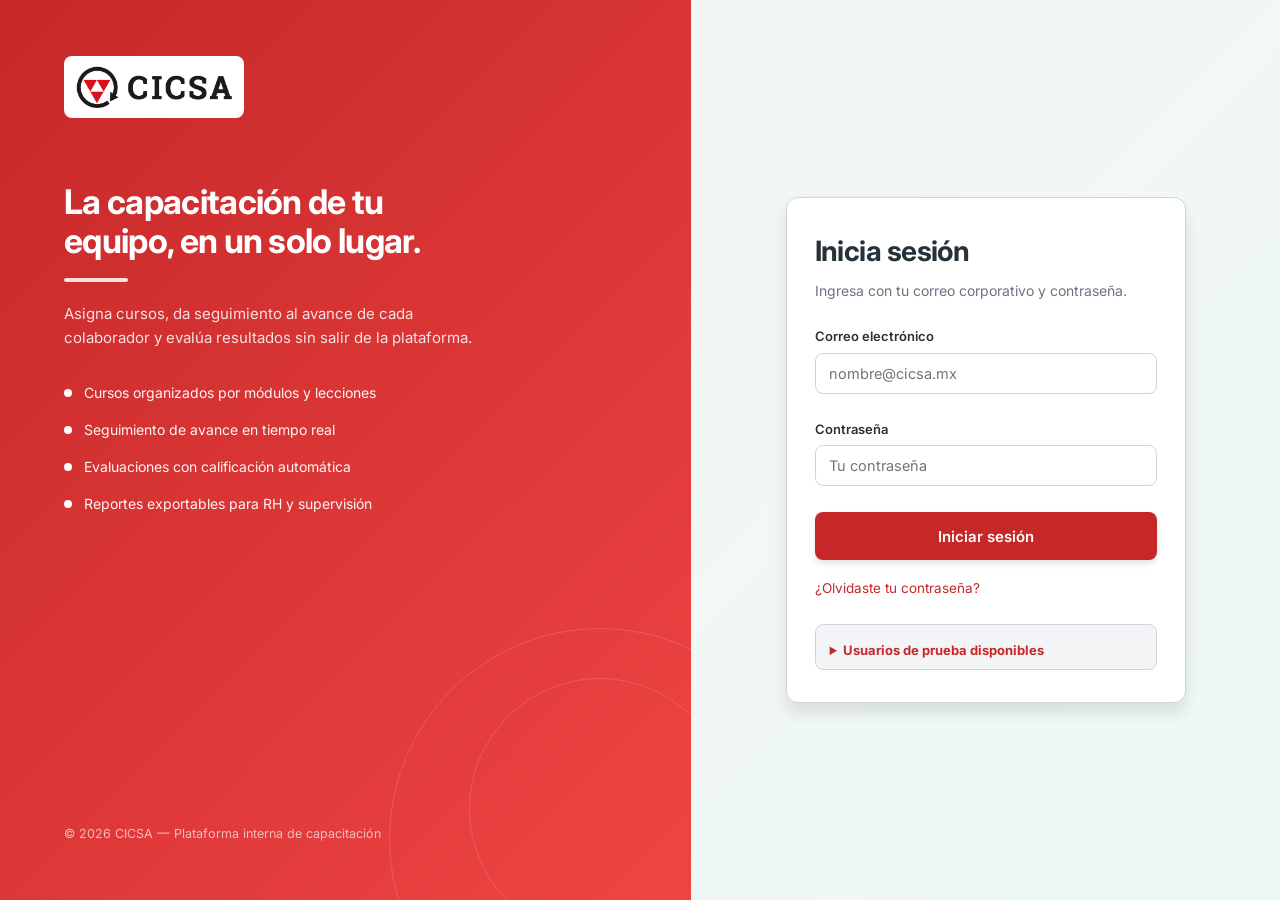
<file: index.html>
<!DOCTYPE html>
<html lang="es">
<head>
<meta charset="UTF-8" />
<meta name="viewport" content="width=device-width, initial-scale=1.0, viewport-fit=cover" />
<title>CICSA Capacita — Iniciar sesión</title>
<link rel="stylesheet" href="css/styles.css" />
</head>
<body>

<div class="intro-cicsa" aria-hidden="true">
  <div class="intro-cicsa-panel intro-cicsa-izquierdo"></div>
  <div class="intro-cicsa-panel intro-cicsa-derecho"></div>
  <img class="intro-cicsa-logo" src="assets/cicsa-logo.png" alt="" width="1071" height="286" fetchpriority="high" />
</div>

<div class="pantalla-acceso">

  <div class="panel-marca">
    <div>
      <div class="marca">
        <img class="logo-cicsa-acceso" src="assets/cicsa-logo.png" alt="CICSA" width="1071" height="286" />
      </div>

      <h1 style="margin-top:64px;">La capacitación de tu equipo, en un solo lugar.</h1>
      <div class="subrayado"></div>
      <p class="lema">
        Asigna cursos, da seguimiento al avance de cada colaborador y evalúa
        resultados sin salir de la plataforma.
      </p>

      <ul class="lista-beneficios">
        <li><span class="punto"></span> Cursos organizados por módulos y lecciones</li>
        <li><span class="punto"></span> Seguimiento de avance en tiempo real</li>
        <li><span class="punto"></span> Evaluaciones con calificación automática</li>
        <li><span class="punto"></span> Reportes exportables para RH y supervisión</li>
      </ul>
    </div>

    <footer>© 2026 CICSA — Plataforma interna de capacitación</footer>
  </div>

  <div class="panel-formulario">
    <div class="caja-formulario">
      <h2>Inicia sesión</h2>
      <p class="muted">Ingresa con tu correo corporativo y contraseña.</p>

      <div id="sesion-activa-banner" class="sesion-activa-banner oculto">
        <p>Ya existe una sesión activa en este navegador.</p>
        <div class="acciones-login">
          <button type="button" id="btn-continuar-sesion" class="btn btn-primario btn-sm">Continuar</button>
          <button type="button" id="btn-cerrar-sesion-login" class="btn btn-secundario btn-sm">Cerrar sesión</button>
        </div>
      </div>

      <form id="form-login" novalidate>
        <div class="campo" id="campo-correo">
          <label for="correo">Correo electrónico</label>
          <input type="email" id="correo" name="correo" placeholder="nombre@cicsa.mx" autocomplete="username" required />
          <div class="campo-error">Ingresa un correo válido.</div>
        </div>

        <div class="campo" id="campo-password">
          <label for="password">Contraseña</label>
          <div class="password-field">
            <input type="text" id="password" name="password" class="password-mask" placeholder="Tu contraseña" autocomplete="current-password" required />
          </div>
          <div class="campo-error">Ingresa tu contraseña.</div>
        </div>

        <div class="alerta-error oculto" id="error-general" role="alert"></div>

        <button type="submit" class="btn btn-primario btn-bloque btn-login" id="btn-login">
          <span class="btn-texto-login">Iniciar sesión</span>
        </button>
      </form>

      <div class="flex entre centro-v login-helper" style="margin-top:18px;">
        <a href="recuperar.html">¿Olvidaste tu contraseña?</a>
      </div>

      <details class="usuarios-prueba">
        <summary>Usuarios de prueba disponibles</summary>
        <table>
          <tr><td><strong>Administrador</strong></td><td>ana.torres@cicsa.mx</td><td class="muted">Solicitar al administrador</td></tr>
          <tr><td><strong>Trabajador</strong></td><td>jhovany@cicsa.mx</td><td class="muted">Solicitar al administrador</td></tr>
        </table>
      </details>
    </div>
  </div>

</div>

<script src="js/intro.js"></script>
<script src="js/api.js"></script>
<script src="js/login.js"></script>
</body>
</html>
</file>
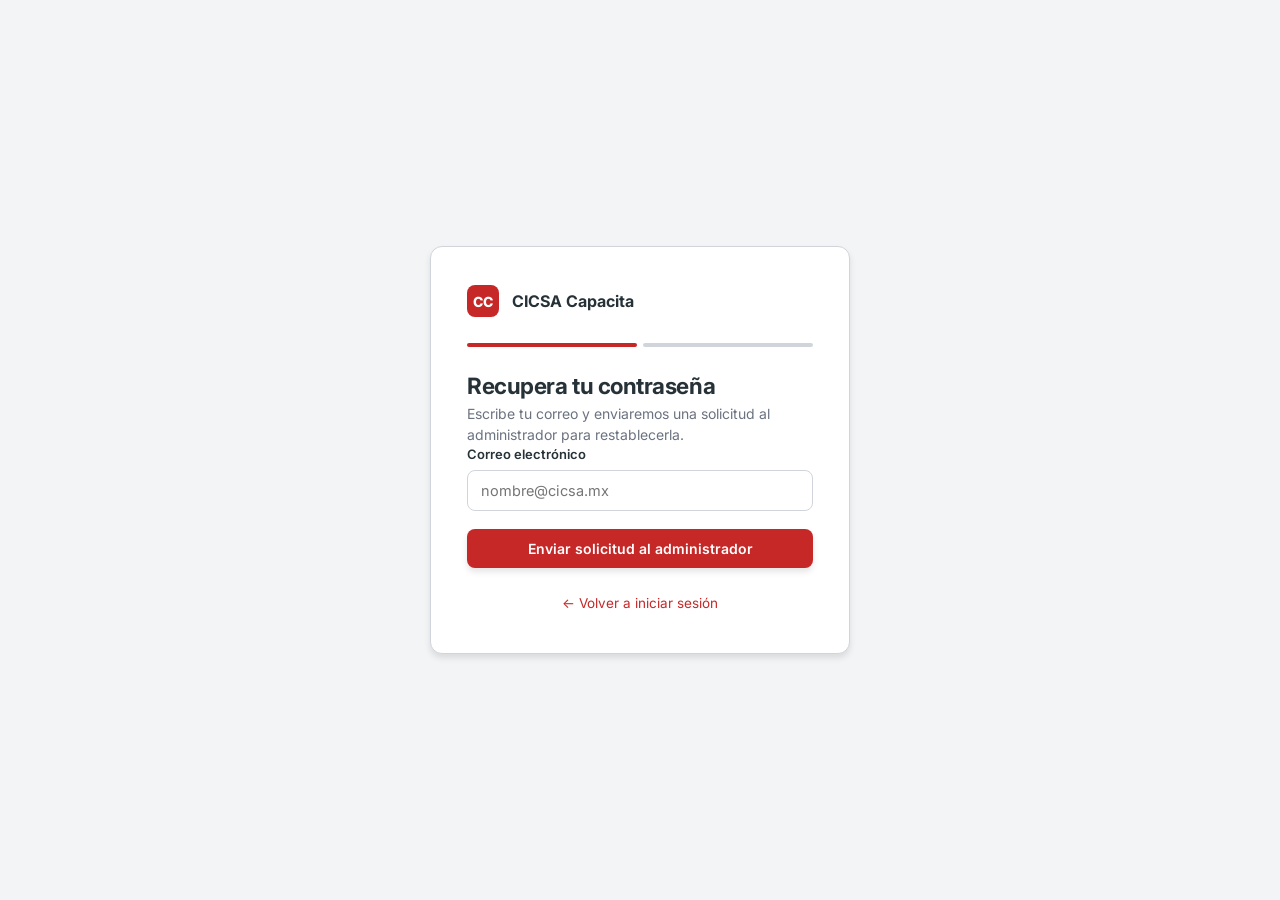
<file: recuperar.html>
<!DOCTYPE html>
<html lang="es">
<head>
<meta charset="UTF-8" />
<meta name="viewport" content="width=device-width, initial-scale=1.0, viewport-fit=cover" />
<title>CICSA Capacita — Recuperar contraseña</title>
<link rel="stylesheet" href="css/styles.css" />
</head>
<body>

<div class="pantalla-simple">
  <div class="tarjeta-simple">
    <div class="marca">
      <span class="marca-icono">CC</span>
      CICSA Capacita
    </div>

    <div class="paso-indicador">
      <span class="activo" data-paso="1"></span>
      <span data-paso="2"></span>
    </div>

    <!-- Paso 1: solicitar cambio al administrador -->
    <div id="paso-solicitar">
      <h2>Recupera tu contraseña</h2>
      <p class="muted">Escribe tu correo y enviaremos una solicitud al administrador para restablecerla.</p>

      <form id="form-solicitar">
        <div class="campo">
          <label for="correo-recuperar">Correo electrónico</label>
          <input type="email" id="correo-recuperar" placeholder="nombre@cicsa.mx" required />
        </div>
        <button type="submit" class="btn btn-primario btn-bloque" id="btn-solicitar">Enviar solicitud al administrador</button>
      </form>
    </div>

    <!-- Paso 2: confirmación de la solicitud -->
    <div id="paso-confirmacion" class="oculto">
      <h2>Solicitud enviada</h2>
      <p class="muted">
        El administrador recibió tu solicitud para cambiar la contraseña de
        <strong id="correo-mostrado"></strong>. Él autorizará el cambio.
      </p>
      <button type="button" class="btn btn-secundario btn-bloque" id="btn-reenviar">Reenviar solicitud</button>
    </div>

    <p style="margin-top:24px; text-align:center;">
      <a href="index.html" style="font-size:13.5px;">← Volver a iniciar sesión</a>
    </p>
  </div>
</div>

<script src="js/api.js"></script>
<script src="js/recuperar.js"></script>
</body>
</html>
</file>
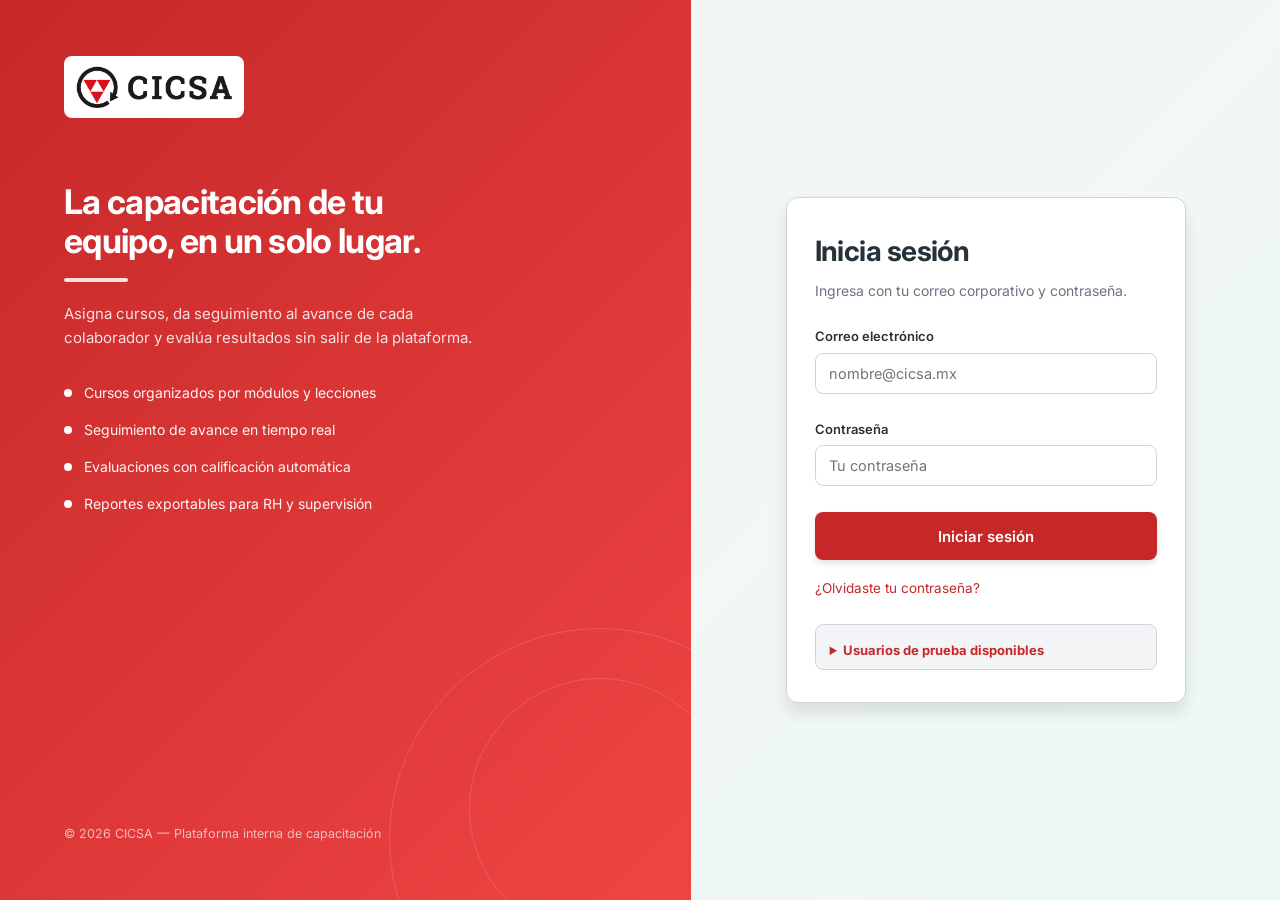
<file: admin/dashboard.html>
<!DOCTYPE html>
<html lang="es">
<head>
<meta charset="UTF-8" />
<meta name="viewport" content="width=device-width, initial-scale=1.0, viewport-fit=cover" />
<title>CICSA Capacita — Panel de administración</title>
<link rel="stylesheet" href="../css/styles.css" />
<link rel="stylesheet" href="../css/admin-mejoras.css" />
<link rel="stylesheet" href="../css/tutorial.css" />
</head>
<body>

<div class="pagina-admin admin-shell">

  <aside class="admin-sidebar" id="admin-sidebar" aria-label="Navegación administrativa">
    <a class="admin-sidebar-marca" href="#resumen-admin" aria-label="CICSA · Ir al resumen">
      <span class="admin-logo-marco"><img src="../assets/cicsa-logo.png" alt="CICSA" class="logo-cicsa-sidebar" width="1071" height="286"></span>
      <span class="admin-marca-leyenda">CAPACITACIÓN</span>
    </a>
    <button id="btn-cerrar-menu-admin" class="admin-menu-cerrar" type="button" aria-label="Cerrar navegación">×</button>
    <nav>
      <span class="admin-nav-etiqueta">Vista general</span>
      <a href="#resumen-admin" class="activo"><span class="admin-nav-icono" aria-hidden="true"><svg viewBox="0 0 24 24"><rect x="3" y="3" width="7" height="7" rx="1"/><rect x="14" y="3" width="7" height="7" rx="1"/><rect x="3" y="14" width="7" height="7" rx="1"/><rect x="14" y="14" width="7" height="7" rx="1"/></svg></span> Resumen</a>
      <a href="#actividad-admin"><span class="admin-nav-icono" aria-hidden="true"><svg viewBox="0 0 24 24"><path d="M3 12h4l3-8 4 16 3-8h4"/></svg></span> Actividad</a>
      <a href="#notificaciones-admin"><span class="admin-nav-icono" aria-hidden="true"><svg viewBox="0 0 24 24"><path d="M6 17h12l-2-3V9a4 4 0 0 0-8 0v5l-2 3ZM10 21h4"/></svg></span> Notificaciones</a>
      <span class="admin-nav-etiqueta">Gestión</span>
      <a href="#usuarios-admin"><span class="admin-nav-icono" aria-hidden="true"><svg viewBox="0 0 24 24"><circle cx="10" cy="8" r="3"/><path d="M3 21v-3a7 7 0 0 1 14 0v3M17 5a3 3 0 0 1 0 6M19 15a5 5 0 0 1 2 4"/></svg></span> Trabajadores</a>
      <a href="#tutorial-admin"><span class="admin-nav-icono" aria-hidden="true">?</span> Tutorial de uso</a>
      <a href="#cursos-admin"><span class="admin-nav-icono" aria-hidden="true"><svg viewBox="0 0 24 24"><path d="M3 4h7l2 2 2-2h7v16h-7l-2 2-2-2H3V4ZM12 6v16"/></svg></span> Cursos</a>
      <span class="admin-nav-etiqueta">Resultados</span>
      <a href="#seguimiento-admin"><span class="admin-nav-icono" aria-hidden="true"><svg viewBox="0 0 24 24"><path d="M4 3v18h17M8 16v-4M13 16V8M18 16V5"/></svg></span> Seguimiento</a>
      <a href="#solicitudes-admin"><span class="admin-nav-icono" aria-hidden="true"><svg viewBox="0 0 24 24"><rect x="5" y="10" width="14" height="11" rx="2"/><path d="M8 10V7a4 4 0 0 1 8 0v3M12 14v3"/></svg></span> Solicitudes y contraseñas</a>
      <span class="admin-nav-etiqueta">Reconocimientos</span>
      <a href="excelencia.html" target="_blank" rel="noopener" class="abrir-excelencia"><span class="admin-nav-icono" aria-hidden="true"><svg viewBox="0 0 24 24"><path d="M8 3h8v6a4 4 0 0 1-8 0V3ZM8 5H4v3a4 4 0 0 0 4 4M16 5h4v3a4 4 0 0 1-4 4M12 13v5M8 21h8M9 18h6"/></svg></span> Tabla de excelencia</a>
    </nav>
    <div class="admin-sidebar-pie"><span class="admin-sidebar-punto"></span> Sistema operativo</div>
  </aside>

  <!-- ============ ENCABEZADO FIJO ============ -->
  <nav class="topbar-admin">
    <button class="btn btn-texto admin-menu-toggle" id="btn-menu-admin" type="button" aria-controls="admin-sidebar" aria-expanded="true" aria-label="Contraer navegación">☰</button>
    <div class="topbar-admin-marca">
      <img src="../assets/cicsa-logo.png" alt="CICSA" class="logo-cicsa-topbar" width="1071" height="286">
      <div class="topbar-admin-marca-texto">
        <span>Administración de capacitación</span>
      </div>
    </div>

    <div class="topbar-admin-links">
      <span class="admin-breadcrumbs"><a href="#resumen-admin">Panel</a><span aria-hidden="true">/</span><strong id="admin-seccion-actual">Resumen</strong></span>
    </div>

    <div class="topbar-admin-derecha">
      <div class="admin-campana-wrap">
        <button type="button" class="admin-campana" id="btn-campana-admin" aria-label="Abrir notificaciones" aria-expanded="false" aria-controls="panel-campana-admin">
          <svg class="admin-campana-svg" viewBox="0 0 24 24" aria-hidden="true"><path d="M6.5 16.5h11l-1.1-1.1a2.1 2.1 0 0 1-.6-1.5V10a4.8 4.8 0 1 0-9.6 0v3.9c0 .6-.2 1.1-.6 1.5L6.5 16.5Z"></path><path d="M10 18.5a2 2 0 0 0 4 0"></path></svg>
          <span class="admin-campana-badge" id="campana-admin-badge" style="display:none;">0</span>
        </button>
        <div class="admin-campana-panel" id="panel-campana-admin" hidden>
          <div class="admin-campana-panel-head">
            <div><strong>Notificaciones</strong><small id="campana-admin-resumen">Sin novedades</small></div>
            <button type="button" class="btn btn-texto btn-sm" id="btn-ver-notificaciones">Ver todas</button>
          </div>
          <div id="campana-admin-lista" class="admin-campana-lista"></div>
        </div>
      </div>
      <span class="badge-rol-admin">Administrador</span>
      <span class="topbar-admin-usuario" id="nombre-admin-top">—</span>
      <button class="btn btn-secundario btn-sm" id="btn-cerrar-sesion">Cerrar sesión</button>
    </div>
  </nav>

  <div class="contenedor-admin">

    <!-- ============ ENCABEZADO ============ -->
    <div class="admin-encabezado">
      <div class="admin-encabezado-contenido">
        <div class="admin-eyebrow">Panel de administración</div>
        <h1 id="bienvenida-admin">Bienvenido</h1>
        <p class="muted">Registra a tu equipo, asigna sus cursos y revisa el avance de la capacitación.</p>
      </div>
      <div class="admin-acciones-rapidas" aria-label="Acciones rápidas">
        <a class="btn btn-primario btn-sm" data-abrir-form="alta-trabajador" href="#usuarios-admin">+ Nuevo trabajador</a>
        <a class="btn btn-secundario btn-sm" data-abrir-form="alta-curso" href="#cursos-admin">+ Nuevo curso</a>
        <a class="btn btn-secundario btn-sm" href="#seguimiento-admin">Ver seguimiento</a>
        <a class="btn btn-primario btn-sm boton-excelencia-principal abrir-excelencia" href="excelencia.html" target="_blank" rel="noopener"><svg class="btn-icon-corporativo" viewBox="0 0 24 24" aria-hidden="true"><path d="M8 4h8v5a4 4 0 0 1-8 0V4Z"></path><path d="M8 6H5v2a3 3 0 0 0 3 3M16 6h3v2a3 3 0 0 1-3 3M12 13v4M8 20h8M9 17h6"></path></svg> Tabla de excelencia</a>
      </div>
    </div>

    <!-- ============ TARJETAS DE MÉTRICAS ============ -->
    <section id="resumen-admin" class="admin-resumen-panel">
      <div class="admin-bloque-encabezado">
        <div>
          <span class="admin-bloque-kicker">Vista general</span>
          <h2>Resumen del sistema</h2>
        </div>
        <span class="admin-bloque-meta">Actualizado en tiempo real</span>
      </div>
      <div class="rejilla-metricas-admin">
      <div class="metrica-admin">
        <div class="metrica-admin-icono azul" aria-label="Trabajadores registrados">
        <svg viewBox="0 0 24 24" aria-hidden="true">
          <path d="M16 18.5v-1a3.5 3.5 0 0 0-3.5-3.5h-1A3.5 3.5 0 0 0 8 17.5v1"></path>
          <circle cx="12" cy="8" r="3.2"></circle>
          <path d="M19 18.5v-1a3 3 0 0 0-2.2-2.9"></path>
          <path d="M5 18.5v-1a3 3 0 0 1 2.2-2.9"></path>
        </svg>
      </div>
        <div class="metrica-admin-contenido">
          <div class="metrica-admin-num" id="metrica-registrados">0</div>
          <div class="metrica-admin-label">Trabajadores registrados</div>
        </div>
      </div>
      <div class="metrica-admin">
        <div class="metrica-admin-icono verde" aria-label="Activos recientemente">
          <svg viewBox="0 0 24 24" aria-hidden="true">
            <circle cx="12" cy="12" r="8"></circle>
            <path d="M8.5 12.2l2.2 2.3 4.8-5.1"></path>
          </svg>
        </div>
        <div class="metrica-admin-contenido">
          <div class="metrica-admin-num" id="metrica-activos">0</div>
          <div class="metrica-admin-label">Activos recientemente</div>
        </div>
      </div>
      <div class="metrica-admin">
        <div class="metrica-admin-icono rojo" aria-label="Cuentas desactivadas">
          <svg viewBox="0 0 24 24" aria-hidden="true">
            <circle cx="12" cy="12" r="8"></circle>
            <path d="M15.5 8.5l-7 7"></path>
            <path d="M8.5 8.5l7 7"></path>
          </svg>
        </div>
        <div class="metrica-admin-contenido">
          <div class="metrica-admin-num" id="metrica-desactivados">0</div>
          <div class="metrica-admin-label">Cuentas desactivadas</div>
        </div>
      </div>
      </div>
    </section>

    <!-- ============ ACTIVIDAD DE TRABAJADORES ============ -->
    <section id="actividad-admin" class="admin-seccion">
      <h2>Actividad de trabajadores</h2>
      <p class="muted">Aquí el administrador puede ver quién está activo, quién lleva días sin entrar y quién nunca ha iniciado sesión.</p>

      <div class="barra-acciones">
        <label class="filtro-admin" for="filtro-actividad">Estado
          <select id="filtro-actividad">
          <option value="">Todos</option>
          <option value="activo">Activo</option>
          <option value="inactivo">Sin actividad</option>
          <option value="nunca">Nunca inició sesión</option>
          </select>
        </label>
        <div class="buscador">
          <svg class="icono-lupa" viewBox="0 0 24 24" aria-hidden="true">
            <circle cx="11" cy="11" r="5.5"></circle>
            <path d="M16 16L20.5 20.5"></path>
          </svg>
          <input type="text" id="buscar-actividad" placeholder="Buscar trabajador" />
        </div>
      </div>

      <div class="tabla-admin-wrap">
        <table>
          <thead>
            <tr><th>Trabajador</th><th>Rol</th><th>Último acceso</th><th>Tiempo</th><th>Estado</th><th>Acción</th></tr>
          </thead>
          <tbody id="tabla-actividad"></tbody>
        </table>
      </div>
      <div class="paginacion-admin" id="paginacion-actividad" aria-label="Paginación de actividad"></div>
    </section>

    <!-- ============ NOTIFICACIONES ============ -->
    <section id="notificaciones-admin" class="admin-seccion admin-notificaciones">
      <div class="admin-notificaciones-encabezado">
        <h2>Notificaciones <span id="notificaciones-admin-badge" class="badge badge-proceso" style="display:none;">0</span></h2>
        <button type="button" class="btn btn-secundario btn-sm" id="btn-eliminar-notificaciones">Eliminar todas</button>
      </div>
      <ul id="lista-notificaciones-admin" class="lista-notificaciones-admin"></ul>
    </section>

    <!-- ============ TRABAJADORES REGISTRADOS (RF-001, RF-005, RF-006) ============ -->
    <section id="usuarios-admin" class="admin-seccion">
      <h2>Trabajadores registrados</h2>
      <p class="muted">Alta, activación, desactivación y consulta del perfil de los trabajadores.</p>
      <div class="barra-acciones admin-tabla-herramientas">
        <div class="buscador">
          <svg class="icono-lupa" viewBox="0 0 24 24" aria-hidden="true">
            <circle cx="11" cy="11" r="5.5"></circle>
            <path d="M16 16L20.5 20.5"></path>
          </svg>
          <input type="search" id="buscar-usuarios" placeholder="Buscar por nombre, correo o rol" aria-label="Buscar usuarios" />
        </div>
        <span class="muted admin-ayuda-filtro">Filtra por nombre, correo o nivel de acceso.</span>
      </div>

      <details class="admin-alta-panel" id="alta-trabajador"><summary><span><strong>Registrar trabajador</strong><small>Alta individual o importación desde Excel</small></span><span class="admin-alta-indicador" aria-hidden="true">+</span></summary>
<form class="form-inline-admin" id="form-usuario">
        <div class="form-inline-admin-fila cols-4">
          <div class="campo">
            <label for="nu-nombre">Nombre completo</label>
            <input type="text" id="nu-nombre" placeholder="Ej. Juan Carlos Pérez Domínguez" required />
          </div>
          <div class="campo">
            <label for="nu-area">Área de trabajo</label>
            <input type="text" id="nu-area" placeholder="Ej. Operaciones, Seguridad..." required />
          </div>
          <div class="campo">
            <label for="nu-rol">Rol de acceso</label>
            <select id="nu-rol" required>
              <option value="trabajador" selected>Trabajador</option>
              <option value="admin">Administrador</option>
            </select>
          </div>
          <div class="campo">
            <label for="nu-password">Contraseña</label>
            <input type="text" id="nu-password" class="password-mask" placeholder="Asignar contraseña" autocomplete="new-password" required />
          </div>
          <button type="submit" class="btn btn-primario">+ Agregar</button>
        </div>
        <div class="importar-trabajadores-admin">
          <div><strong>¿Tienes muchos trabajadores?</strong><span>Sube un Excel con 50, 100 o más registros y el sistema los dará de alta automáticamente.</span></div>
          <div class="importar-trabajadores-acciones">
            <input type="file" id="archivo-trabajadores-excel" accept=".xlsx,.xls,.csv" hidden />
            <button type="button" class="btn btn-secundario" id="btn-importar-trabajadores">📥 Importar trabajadores desde Excel</button>
            <button type="button" class="btn btn-texto btn-sm" id="btn-plantilla-trabajadores">Descargar plantilla</button>
          </div>
        </div>
        <input type="hidden" id="nu-correo" />
      </form>
      </details>

      <div class="tabla-admin-wrap">
        <table>
          <thead>
            <tr><th>Nombre</th><th>Área</th><th>Rol</th><th>Estado</th><th>Avance</th><th>Acciones</th></tr>
          </thead>
          <tbody id="tabla-usuarios"></tbody>
        </table>
      </div>
      <div class="paginacion-admin" id="paginacion-usuarios" aria-label="Paginación de trabajadores"></div>
    </section>

    <!-- ============ SOLICITUDES DE RESTABLECIMIENTO ============ -->


    <!-- ============ CURSOS DEL PROGRAMA (RF-009..016) ============ -->
    <section id="cursos-admin" class="admin-seccion cursos-admin-seccion">
      <div class="cursos-admin-encabezado">
        <div>
          <span class="cursos-admin-kicker">Centro de cursos</span>
          <h2>Cursos del programa</h2>
          <p class="muted">Crea, organiza y asigna cursos desde un solo lugar.</p>
        </div>
        <div class="cursos-admin-guia" aria-label="Pasos para crear un curso">
          <span class="activo"><b>1</b> Datos</span>
          <span><b>2</b> Recursos</span>
          <span><b>3</b> Contenido</span>
        </div>
      </div>

      <details class="admin-alta-panel" id="alta-curso"><summary><span><strong>Crear o editar curso</strong><small>Datos, asignación, recursos y evaluaciones</small></span><span class="admin-alta-indicador" aria-hidden="true">+</span></summary>
<form class="curso-editor" id="form-curso">
        <div class="curso-editor-cabecera">
          <div>
            <span class="curso-editor-kicker">Constructor de contenidos</span>
            <h3 id="curso-editor-titulo">Crear nuevo curso</h3>
            <p class="muted">Completa la información y organiza el contenido paso a paso.</p>
            <div class="curso-editor-resumen" id="curso-editor-resumen">0 módulos · 0 trabajadores asignados</div>
          </div>
          <span class="curso-editor-estado" id="curso-editor-estado">Borrador nuevo</span>
        </div>
        <div class="curso-editor-seccion">
          <div class="curso-editor-seccion-titulo"><span class="curso-editor-numero">01</span><div><h4>Información general</h4><p>Define los datos que verán los trabajadores.</p></div></div>
          <div class="curso-editor-grid">
            <div class="campo">
              <label for="nc-nombre">Título del curso</label>
              <input type="text" id="nc-nombre" placeholder="Ej. Seguridad e higiene industrial" required />
            </div>
            <div class="campo">
              <label for="nc-horas">Duración estimada</label>
              <input type="number" id="nc-horas" min="0.5" step="0.5" placeholder="2" required />
            </div>
            <div class="campo curso-editor-asignacion">
              <label for="nc-asignacion-area">Área de trabajo</label>
              <select id="nc-asignacion-area" class="select-asignacion-area">
                <option value="">Selecciona un área</option>
              </select>
              <small class="muted">Primero selecciona un área para mostrar sus trabajadores.</small>
            </div>
            <div class="campo curso-editor-asignacion">
              <label>Trabajadores que pueden realizarlo</label>
              <div id="nc-asignacion-trabajadores" class="lista-asignacion-trabajadores"></div>
              <small class="muted">La lista permanece oculta hasta elegir un área o buscar un trabajador.</small>
            </div>
            <div class="campo curso-editor-descripcion">
              <label for="nc-descripcion">Descripción</label>
              <textarea id="nc-descripcion" rows="3" placeholder="Explica brevemente qué aprenderá el trabajador..." required></textarea>
            </div>
            <div class="campo">
              <label for="nc-fecha-inicio">Fecha y hora de apertura</label>
              <input type="datetime-local" id="nc-fecha-inicio" />
              <small class="muted">El trabajador podrá acceder desde este momento.</small>
            </div>
            <div class="campo">
              <label for="nc-fecha-fin">Fecha y hora de cierre</label>
              <input type="datetime-local" id="nc-fecha-fin" />
              <small class="muted">Después de esta fecha el curso quedará cerrado.</small>
            </div>
          </div>
        </div>
        <button type="button" class="btn btn-secundario curso-contenido-abrir" id="btn-abrir-contenido-curso">
          Abrir recursos y estructura
        </button>
        <section class="curso-contenido-modal" id="modal-contenido-curso" aria-hidden="true" hidden>
          <div class="curso-contenido-modal-fondo" data-cerrar-contenido></div>
          <div class="curso-contenido-card curso-editor-seccion" role="dialog" aria-modal="true" aria-labelledby="titulo-contenido-curso">
            <button type="button" class="curso-contenido-cerrar" id="btn-cerrar-contenido-curso" aria-label="Cerrar ventana">×</button>
            <div class="curso-contenido-card-cabecera">
              <div class="curso-contenido-card-titulo">
                <div class="curso-contenido-card-titulo-fila">
                  <span class="curso-editor-numero">02</span>
                  <h4 id="titulo-contenido-curso">Recursos y estructura del aprendizaje</h4>
                </div>
                <p class="muted">Agrega recursos visuales y organiza el curso en módulos, temas y subtemas.</p>
              </div>
              <span class="curso-contenido-card-ayuda">Contenido del curso</span>
            </div>
            <div class="curso-contenido-bloque curso-contenido-recursos">
              <div class="curso-contenido-bloque-titulo">
                <strong>Recursos visuales</strong>
                <span>Portada y video introductorio</span>
              </div>
              <div class="curso-media-grid">
                <div class="curso-media-field">
                  <label for="nc-imagen">Imagen de portada</label>
                  <input type="file" id="nc-imagen" accept="image/*" />
                  <div class="curso-media-preview" id="nc-imagen-preview">Sin imagen seleccionada</div>
                </div>
                <div class="curso-media-field">
                  <label for="nc-video">Video introductorio</label>
                  <input type="file" id="nc-video" accept="video/*" />
                  <div class="curso-media-preview" id="nc-video-preview">Sin video seleccionado</div>
                </div>
              </div>
            </div>
            <div class="curso-contenido-bloque curso-contenido-estructura">
              <div class="curso-contenido-bloque-titulo">
                <strong>Estructura del aprendizaje</strong>
                <span>Ordena el recorrido del trabajador</span>
              </div>
              <div id="constructor-modulos"></div>
              <button type="button" class="btn btn-secundario btn-sm" id="btn-agregar-modulo">+ Agregar módulo</button>
              <div class="curso-evaluaciones-estructura">
                <div class="curso-evaluacion-config">
                  <div>
                    <strong>Evaluación del curso</strong>
                    <span>Actividad de evaluación que el trabajador puede presentar durante el curso.</span>
                  </div>
                  <button type="button" class="btn btn-secundario btn-sm" id="btn-agregar-evaluacion-estructura">+ Agregar evaluación</button>
                </div>
                <div class="curso-evaluacion-config">
                  <div>
                    <strong>Examen final</strong>
                    <span>Evaluación final que determina si el trabajador aprueba y termina el curso.</span>
                  </div>
                  <button type="button" class="btn btn-primario btn-sm" id="btn-agregar-examen-estructura">+ Agregar examen</button>
                </div>
              </div>
            </div>
          </div>
        </section>
        <div class="curso-editor-acciones curso-editor-acciones-fijas">
          <span class="curso-editor-ayuda">Revisa los datos antes de guardar.</span>
          <button type="button" class="btn btn-secundario oculto" id="btn-cancelar-edicion">Cancelar edición</button>
          <button type="submit" class="btn btn-primario" id="btn-guardar-curso">+ Agregar curso</button>
        </div>
      </form>
      </details>

      <div id="tabla-cursos-admin" class="cursos-admin-grid" aria-live="polite"></div>
    </section>


    <!-- ============ SEGUIMIENTO ACADÉMICO (RF-039..044) ============ -->
    <section id="seguimiento-admin" class="admin-seccion">
      <h2>Seguimiento académico</h2>
      <p class="muted">Consulta el avance académico por área, trabajador, curso y periodo; después descarga el resultado en Excel o CSV.</p>

      <div class="reporte-seguimiento-panel">
        <div class="reporte-seguimiento-titulo"><div><strong>📊 Generar reporte académico</strong><span>Filtra por área, trabajador, curso y periodo. El reporte se descarga en Excel.</span></div></div>
        <div class="reporte-seguimiento-filtros">
          <label class="filtro-admin filtro-card">👥 Área de trabajo<select id="reporte-filtro-area"><option value="">Todas las áreas</option></select></label>
          <label class="filtro-admin filtro-card filtro-trabajador-reporte">👤 Trabajador
            <select id="reporte-filtro-trabajador" multiple size="4" aria-label="Seleccionar uno o varios trabajadores"><option value="">Todos los trabajadores</option></select>
            <div id="reporte-trabajadores-selector" class="selector-multiple-admin" aria-label="Trabajadores para el reporte"></div>
            <small class="muted">Selecciona un área para mostrar sus trabajadores, o usa el buscador para encontrar uno.</small>
          </label>
          <label class="filtro-admin filtro-card">📚 Curso<select id="reporte-filtro-curso"><option value="">Todos los cursos</option></select></label>
          <label class="filtro-admin filtro-card fecha-card">📅 Desde<input type="date" id="reporte-fecha-desde" /></label>
          <label class="filtro-admin filtro-card fecha-card">📅 Hasta<input type="date" id="reporte-fecha-hasta" /></label>
        </div>
        <div class="reporte-seguimiento-acciones">
          <label class="filtro-admin estado-reportes">Estado<select id="filtro-estado-seguimiento"><option value="">Todos los estados</option><option value="Completado">Completado</option><option value="En progreso">En progreso</option><option value="Sin iniciar">Sin iniciar</option></select></label>
          <div class="buscador"><svg class="icono-lupa" viewBox="0 0 24 24" aria-hidden="true"><circle cx="11" cy="11" r="5.5"></circle><path d="M16 16L20.5 20.5"></path></svg><input type="text" id="buscar-seguimiento" placeholder="Buscar por nombre..." /></div>
          <button class="btn btn-primario" id="btn-generar-reporte">⬇ Descargar reporte Excel</button>
          <button class="btn btn-secundario" id="btn-exportar">Exportar CSV rápido</button>
        </div>
        <div id="resumen-reporte-academico" class="resumen-reporte-academico" aria-live="polite">Selecciona un área o trabajador para consultar su información.</div>
        <div class="reporte-vista-previa">
          <div class="reporte-vista-previa-cabecera"><strong>Vista previa del reporte</strong><span>Se descargará exactamente la información mostrada aquí.</span></div>
          <div class="tabla-admin-wrap reporte-vista-previa-tabla">
            <table>
              <thead><tr><th>Trabajador</th><th>Área</th><th>Curso</th><th>Avance</th><th>Calificación</th><th>Estado</th><th>Fecha</th></tr></thead>
              <tbody id="tabla-vista-previa-reporte"><tr><td colspan="7" class="muted" style="text-align:center;padding:18px">Selecciona filtros para consultar el reporte.</td></tr></tbody>
            </table>
          </div>
        </div>
      </div>

    </section>

    <section id="solicitudes-admin" class="admin-seccion">
      <h2>Solicitudes y contraseñas</h2>
      <p class="muted">La contraseña permanece oculta por seguridad. Puedes localizar al trabajador, atender su solicitud y actualizar su contraseña.</p>
      <div class="barra-acciones admin-tabla-herramientas">
        <div class="buscador">
          <svg class="icono-lupa" viewBox="0 0 24 24" aria-hidden="true"><circle cx="11" cy="11" r="5.5"></circle><path d="M16 16L20.5 20.5"></path></svg>
          <input type="search" id="buscar-solicitudes" placeholder="Buscar trabajador por nombre o correo" aria-label="Buscar trabajador en solicitudes y contraseñas" />
        </div>
        <span class="muted admin-ayuda-filtro">Las solicitudes pendientes aparecen primero.</span>
      </div>

      <div class="tabla-admin-wrap">
        <table>
          <thead>
            <tr><th>Trabajador</th><th>Solicitud</th><th>Contraseña actual</th><th>Nueva contraseña</th><th>Acción</th></tr>
          </thead>
          <tbody id="tabla-solicitudes"></tbody>
        </table>
      </div>
    </section>

    <section id="tutorial-admin" class="admin-bloque" style="margin-top:24px"><div class="admin-bloque-cabecera"><div><span class="admin-bloque-kicker">Orientación al personal</span><h2>Administrar tutorial de uso</h2><p class="muted">Publica un video, PDF o enlace para ayudar a los trabajadores nuevos.</p></div></div><form id="form-tutorial-admin" class="form-grid">
<label>Título<span class="campo-ayuda">Nombre del material</span><input id="tutorial-titulo" required maxlength="120" placeholder="Ej. Tutorial de bienvenida"></label>
<label>Tipo de material<span class="campo-ayuda">Selecciona cómo se mostrará</span><select id="tutorial-tipo"><option value="video">🎬 Video</option><option value="pdf">📄 Documento PDF</option><option value="enlace">🔗 Enlace web</option></select></label>
<label id="tutorial-archivo-campo" class="tutorial-campo-archivo" style="grid-column:1/-1">Subir archivo desde tu computadora<span class="campo-ayuda">Elige un video o PDF guardado en tu equipo</span><input id="tutorial-archivo" type="file" accept="video/*,.pdf,application/pdf"><span id="tutorial-archivo-nombre" class="archivo-seleccionado">Ningún archivo seleccionado</span></label>
<label id="tutorial-url-campo" style="grid-column:1/-1">URL o ruta del archivo<span class="campo-ayuda">También puedes usar una ruta o enlace externo</span><input id="tutorial-url" placeholder="../assets/tutorial.mp4 o https://..."></label>
<label style="grid-column:1/-1">Descripción<textarea id="tutorial-descripcion" rows="3" placeholder="Explica brevemente qué aprenderá el trabajador..."></textarea></label>
<div class="tutorial-form-pie" style="grid-column:1/-1"><span>💡 Los archivos pequeños se guardan en este navegador.</span><button class="btn btn-primario" type="submit">＋ Publicar tutorial</button></div>
</form><div id="tutorial-admin-lista" style="margin-top:18px"></div></section>

    <p class="pie-admin">Demo de plataforma de capacitación para CICSA — Ciudad del Carmen, Campeche. Datos guardados localmente; pendiente conectar base de datos.</p>

  </div>
</div>

<section id="modal-perfil-trabajador" class="perfil-trabajador-modal" aria-hidden="true" hidden>
  <div class="perfil-trabajador-fondo" data-cerrar-perfil-trabajador></div>
  <article class="perfil-trabajador-card" role="dialog" aria-modal="true" aria-labelledby="perfil-trabajador-titulo">
    <button type="button" class="perfil-trabajador-cerrar" data-cerrar-perfil-trabajador aria-label="Cerrar perfil">×</button>
    <header class="perfil-trabajador-encabezado">
      <div class="perfil-trabajador-avatar" id="perfil-trabajador-iniciales">--</div>
      <div>
        <span class="admin-bloque-kicker" id="perfil-trabajador-etiqueta">Perfil de capacitación</span>
        <h2 id="perfil-trabajador-titulo">Trabajador</h2>
        <p id="perfil-trabajador-correo" class="muted"></p>
        <span id="perfil-trabajador-area" class="perfil-trabajador-area">Área: Sin asignar</span>
      </div>
    </header>
    <p id="perfil-trabajador-estado" role="status" aria-live="polite"></p>
    <button class="btn btn-secundario" id="perfil-trabajador-reintentar" type="button" hidden>Reintentar</button>
    <div class="perfil-trabajador-metricas">
      <div><strong id="perfil-trabajador-avance">0%</strong><span>Avance general</span></div>
      <div><strong id="perfil-trabajador-horas">0 h</strong><span>Horas realizadas</span></div>
      <div><strong id="perfil-trabajador-cursos">0</strong><span>Cursos terminados</span></div>
      <div><strong id="perfil-trabajador-promedio">—</strong><span>Promedio</span></div>
    </div>
    <section class="perfil-trabajador-seccion">
      <h3>Insignias obtenidas</h3>
      <div id="perfil-trabajador-insignias" class="perfil-trabajador-insignias"></div>
    </section>
    <section class="perfil-trabajador-seccion">
      <h3>Cursos y avance</h3>
      <div id="perfil-trabajador-cursos-lista" class="perfil-trabajador-cursos-lista"></div>
    </section>
  </article>
</section>

<div id="admin-toast-container" class="toast-container" role="status" aria-live="polite"></div>

<script src="https://cdn.sheetjs.com/xlsx-0.20.3/package/dist/xlsx.full.min.js"></script>
<script src="../js/api.js"></script>
<!-- admin-dashboard.js fue dividido en módulos por funcionalidad dentro de js/admin/ para facilitar su mantenimiento. -->
<!-- El orden de carga importa: estado-utilidades primero, dashboard-arranque siempre al final. -->
<script src="../js/admin/estado-utilidades.js"></script>
<script src="../js/admin/editor-curso.js"></script>
<script src="../js/admin/notificaciones.js"></script>
<script src="../js/admin/campana-admin.js"></script>
<script src="../js/admin/metricas-actividad.js"></script>
<script src="../js/admin/usuarios.js"></script>
<script src="../js/admin/solicitudes.js"></script>
<script src="../js/admin/cursos.js"></script>
<script src="../js/admin/examenes.js"></script>
<script src="../js/admin/perfil-trabajador.js"></script>
<script src="../js/admin/seguimiento.js"></script>
<script src="../js/admin/navegacion.js"></script>
<script src="../js/admin/tutorial-admin.js"></script>
<script src="../js/admin/dashboard-arranque.js"></script>
</body>
</html>
</file>
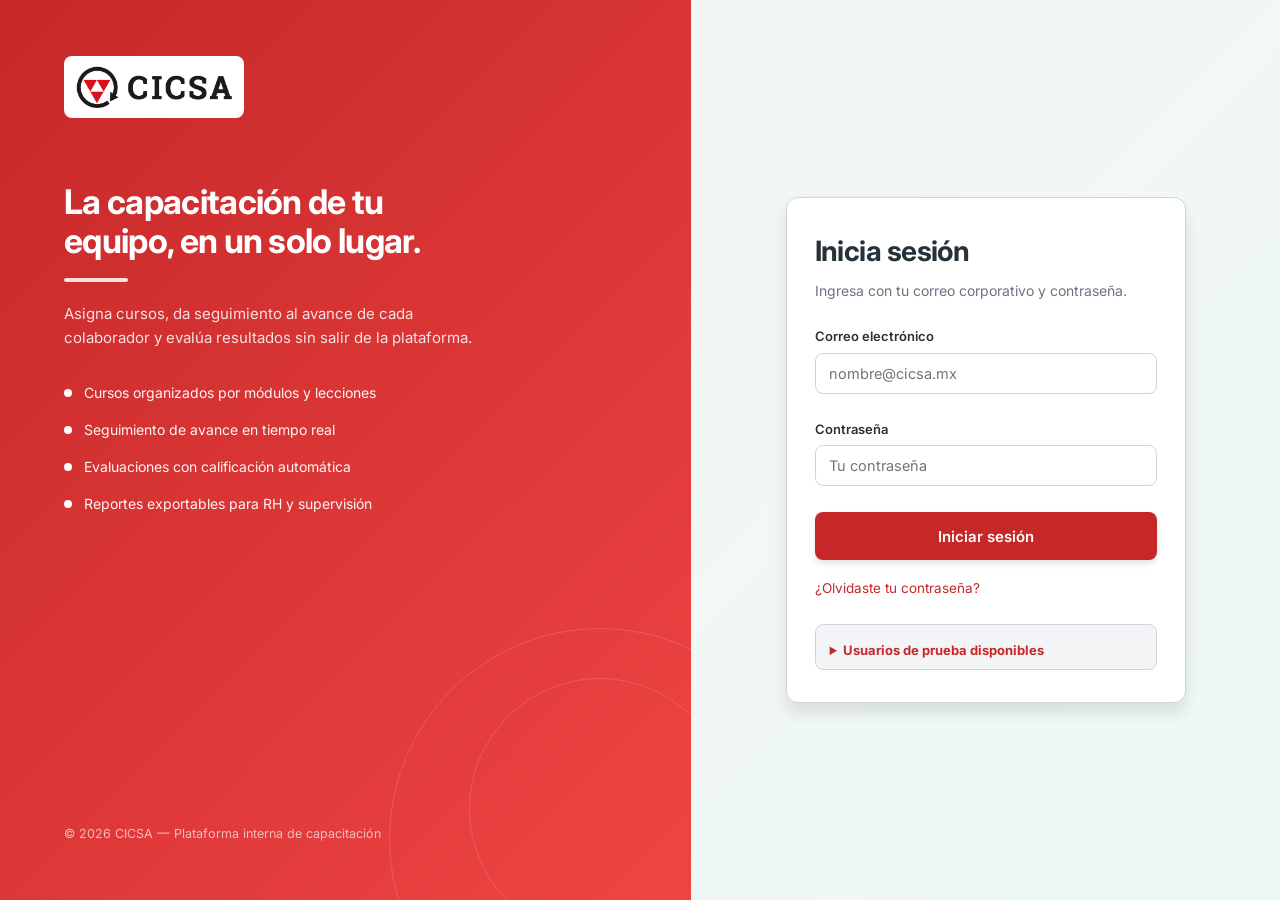
<file: admin/excelencia.html>
<!DOCTYPE html>
<html lang="es">
<head>
<meta charset="UTF-8"><meta name="viewport" content="width=device-width,initial-scale=1.0">
<title>CICSA · Tabla de Excelencia Académica</title>
<link rel="stylesheet" href="../css/styles.css">
<style>
.excelencia-pagina{max-width:1440px;margin:0 auto;padding:28px 30px 60px;color:#263740}.excelencia-hero{background:linear-gradient(135deg,#fff,#f3f7f9);border:1px solid #d6e0e4;border-radius:18px;padding:26px 28px;margin-bottom:16px}.excelencia-kicker{font-size:12px;text-transform:uppercase;letter-spacing:.12em;font-weight:800;color:#6a7880;margin-bottom:6px}.excelencia-hero h1{margin:0;color:#1e3540;font-size:32px}.excelencia-hero p{margin:7px 0 0;color:#697981}.excelencia-filtros{display:grid;grid-template-columns:1fr 1.2fr 1fr 1.25fr;gap:13px;background:#fff;border:1px solid #d6e0e4;border-radius:15px;padding:16px;margin-bottom:16px}.excelencia-filtros label{display:flex;flex-direction:column;gap:7px;font-size:12px;font-weight:800;color:#4d5e66}.excelencia-filtros select,.excelencia-filtros input{height:44px;border:1px solid #cbd6db;border-radius:9px;padding:0 12px;background:#fff;color:#263740;font:inherit}.excelencia-filtros select:focus,.excelencia-filtros input:focus{outline:none;border-color:#718995;box-shadow:0 0 0 3px rgba(113,137,149,.14)}.excelencia-resumen{display:grid;grid-template-columns:repeat(4,1fr);gap:13px;margin-bottom:16px}.excelencia-metrica{background:#fff;border:1px solid #d6e0e4;border-radius:13px;padding:15px 17px}.excelencia-metrica span{display:block;color:#77858d;font-size:11px;margin-bottom:5px}.excelencia-metrica strong{font-size:21px;color:#263740}.excelencia-metrica small{display:block;color:#89949a;margin-top:3px}.excelencia-grid{display:grid;grid-template-columns:minmax(0,1fr) 290px;gap:16px;align-items:start}.excelencia-panel{background:#fff;border:1px solid #d6e0e4;border-radius:15px;padding:19px;margin-bottom:16px}.panel-title{display:flex;justify-content:space-between;gap:12px;align-items:flex-start;margin-bottom:15px}.panel-title h2{margin:0;font-size:19px;color:#263740}.panel-title p{margin:4px 0 0;font-size:12px;color:#78868d}.podio{display:grid;grid-template-columns:1fr 1.08fr 1fr;gap:13px;align-items:end}.podio-card{border:1px solid #dce4e7;border-radius:14px;background:#fbfcfd;padding:18px;text-align:center;min-height:205px;display:flex;flex-direction:column;justify-content:center}.podio-card.primer{min-height:235px;border-color:#c8aa5c;background:linear-gradient(#fffdf7,#fff)}.podio-medalla{font-size:28px}.podio-avatar{width:52px;height:52px;border-radius:50%;background:#e9eef1;display:grid;place-items:center;margin:7px auto;font-weight:800;color:#40545e}.podio-card h3{margin:0;font-size:15px;color:#263740}.podio-area{font-size:12px;color:#7a878e;margin-top:3px}.podio-nota{font-size:27px;font-weight:800;color:#263740;margin-top:9px}.podio-nota small{font-size:11px;color:#7b878d}.podio-insignias{display:flex;justify-content:center;gap:5px;flex-wrap:wrap;margin-top:8px}.mini-insignia{width:29px;height:29px;border-radius:50%;display:grid;place-items:center;background:#f3f5f6;border:1px solid #dce4e7}.tabla-wrap{overflow:auto;border:1px solid #d8e1e5;border-radius:11px}.tabla-excelencia{width:100%;border-collapse:collapse;min-width:980px}.tabla-excelencia th{background:#27363d;color:#fff;padding:12px 11px;text-align:left;font-size:10px;text-transform:uppercase;letter-spacing:.05em}.tabla-excelencia td{padding:13px 11px;border-bottom:1px solid #e4e9eb;font-size:12px;vertical-align:middle}.tabla-excelencia tr:last-child td{border-bottom:0}.puesto{font-weight:800;color:#66757d}.trabajador-nombre{display:block;font-weight:800;color:#263740}.trabajador-correo{display:block;color:#8a959b;font-size:10px;margin-top:3px}.barra-nota{display:inline-block;width:75px;height:7px;background:#e1e6e9;border-radius:8px;overflow:hidden;margin-right:6px;vertical-align:middle}.barra-nota i{display:block;height:100%;background:#5f737e;border-radius:8px}.nota-num{font-weight:800}.insignias-celda{display:flex;gap:4px;flex-wrap:wrap}.insignia-chip{display:inline-flex;width:27px;height:27px;border:1px solid #dce4e7;background:#f8fafb;border-radius:50%;align-items:center;justify-content:center}.estado{display:inline-flex;padding:5px 8px;border-radius:999px;font-size:10px;font-weight:800;background:#eef2f4}.estado.excelencia{background:#f4ecd4;color:#765d19}.estado.bueno{background:#e9f0f2;color:#49626c}.estado.proceso{background:#f5eeee;color:#8a4b4b}.estado.sin{background:#f0f2f3;color:#69767c}.mensaje{max-width:260px;margin-top:4px;color:#68767d;line-height:1.35}.insignias-panel{position:sticky;top:15px}.insignia-def{display:grid;grid-template-columns:38px 1fr;gap:9px;padding:10px 0;border-bottom:1px solid #e6eaec}.insignia-icon{width:36px;height:36px;border-radius:9px;background:#f2f5f6;display:grid;place-items:center;font-size:19px}.insignia-def strong{display:block;font-size:12px}.insignia-def span{display:block;font-size:10px;color:#7b878d;margin-top:2px;line-height:1.35}.grafica{display:grid;gap:13px}.grafica-fila{display:grid;gap:5px}.grafica-etiqueta{display:flex;justify-content:space-between;gap:12px;font-size:12px}.grafica-etiqueta span{overflow:hidden;text-overflow:ellipsis;white-space:nowrap}.grafica-etiqueta strong{font-size:12px}.grafica-track{height:11px;background:#e5e9eb;border-radius:20px;overflow:hidden}.grafica-track span{display:block;height:100%;border-radius:20px;background:#637781}.grafica-fila small{color:#849097;font-size:10px}.tabla-areas{width:100%;border-collapse:collapse}.tabla-areas th,.tabla-areas td{text-align:left;padding:10px;border-bottom:1px solid #e5eaec;font-size:11px}.tabla-areas th{font-size:10px;text-transform:uppercase;background:#f5f7f8}.tabla-areas tr:last-child td{border-bottom:0}.excelencia-vacio{text-align:center;padding:34px 18px;color:#7c898f}.boton-volver{white-space:nowrap}.boton-volver-wrap{display:flex;justify-content:flex-end;margin-top:16px}
@media(max-width:1100px){.excelencia-filtros{grid-template-columns:1fr 1fr}.excelencia-resumen{grid-template-columns:1fr 1fr}.excelencia-grid{grid-template-columns:1fr}.insignias-panel{position:static}}
@media(max-width:680px){.excelencia-pagina{padding:15px}.excelencia-hero{padding:21px}.excelencia-hero h1{font-size:27px}.excelencia-filtros,.excelencia-resumen{grid-template-columns:1fr}.podio{grid-template-columns:1fr}.podio-card,.podio-card.primer{min-height:auto}.excelencia-panel{padding:15px}}
</style>
</head>
<body class="pagina-admin">
<main class="contenedor-admin excelencia-pagina">
<section class="excelencia-hero"><div class="excelencia-marca"><img src="../assets/cicsa-logo.png" alt="CICSA" class="logo-cicsa-excelencia"><span>Centro corporativo de capacitación</span></div><div class="excelencia-kicker">Reconocimiento académico · CICSA</div><h1><span class="titulo-trofeo">⌁</span> Tabla de Excelencia Académica</h1><p>Reconocimiento al desempeño, la constancia y el compromiso con la capacitación.</p><div class="boton-volver-wrap"><button class="btn btn-secundario boton-volver" id="btn-volver-panel" type="button">← Volver al panel</button></div></section>
<section class="excelencia-filtros" aria-label="Filtros de excelencia">
<label>Ver desempeño por<select id="excelencia-tipo"><option value="general">Promedio general</option><option value="curso">Por curso</option></select></label>
<label>Curso<select id="excelencia-filtro-curso"><option value="">Todos los cursos</option></select></label>
<label>Área de trabajo<select id="excelencia-filtro-area"><option value="">Todas las áreas</option></select></label>
<label>Buscar trabajador<input id="excelencia-busqueda" type="search" placeholder="Nombre, correo o área..." autocomplete="off"></label>
</section>
<section class="excelencia-resumen">
<div class="excelencia-metrica"><span>Consulta actual</span><strong id="excelencia-contexto">Promedio general</strong><small id="excelencia-subcontexto">Todas las áreas</small></div>
<div class="excelencia-metrica"><span>Trabajadores en consulta</span><strong id="excelencia-total-trabajadores">0</strong><small>Incluye quienes aún no tienen evaluación</small></div>
<div class="excelencia-metrica"><span>Con resultado</span><strong id="excelencia-evaluados">0</strong><small>Examen registrado</small></div>
<div class="excelencia-metrica"><span>Promedio de la consulta</span><strong id="excelencia-promedio-consulta">—</strong><small>Sobre resultados disponibles</small></div>
</section>
<div class="excelencia-grid"><div>
<section class="excelencia-panel"><div class="panel-title"><div><h2><span class="icono-corporativo">01</span> Desempeño destacado</h2><p id="excelencia-podio-subtitulo">Mejores promedios generales de la consulta.</p></div></div><div id="excelencia-podio" class="podio"></div></section>
<section class="excelencia-panel"><div class="panel-title"><div><h2><span class="icono-corporativo">02</span> Desempeño académico</h2><p id="excelencia-grafica-titulo">Mejores promedios generales</p></div></div><div id="excelencia-grafica" class="grafica"></div></section>
<section class="excelencia-panel"><div class="panel-title"><div><h2><span class="icono-corporativo">03</span> Todos los trabajadores</h2><p>La consulta se actualiza al cambiar área, curso o búsqueda.</p></div></div><div class="tabla-wrap"><table class="tabla-excelencia"><thead><tr><th>#</th><th>Trabajador</th><th>Área</th><th>Resultado</th><th>Cursos</th><th>Horas</th><th>Insignias</th><th>Reconocimiento</th></tr></thead><tbody id="tabla-excelencia-cuerpo"></tbody></table></div></section>
<section class="excelencia-panel"><div class="panel-title"><div><h2><span class="icono-corporativo">04</span> Resumen por área</h2><p>Promedio de los resultados disponibles en cada área.</p></div></div><div class="tabla-wrap"><table class="tabla-areas"><thead><tr><th>Área</th><th>Trabajadores</th><th>Evaluados</th><th>Promedio</th></tr></thead><tbody id="excelencia-resumen-areas"></tbody></table></div></section>
</div><aside class="excelencia-panel insignias-panel"><div class="panel-title"><div><h2><span class="icono-corporativo">05</span> Reconocimientos</h2><p>Reconocimientos de capacitación.</p></div></div><div id="excelencia-insignias-definiciones"></div></aside></div>
</main>
<script src="../js/api.js"></script><script src="../js/admin/excelencia.js"></script>
</body></html>
</file>
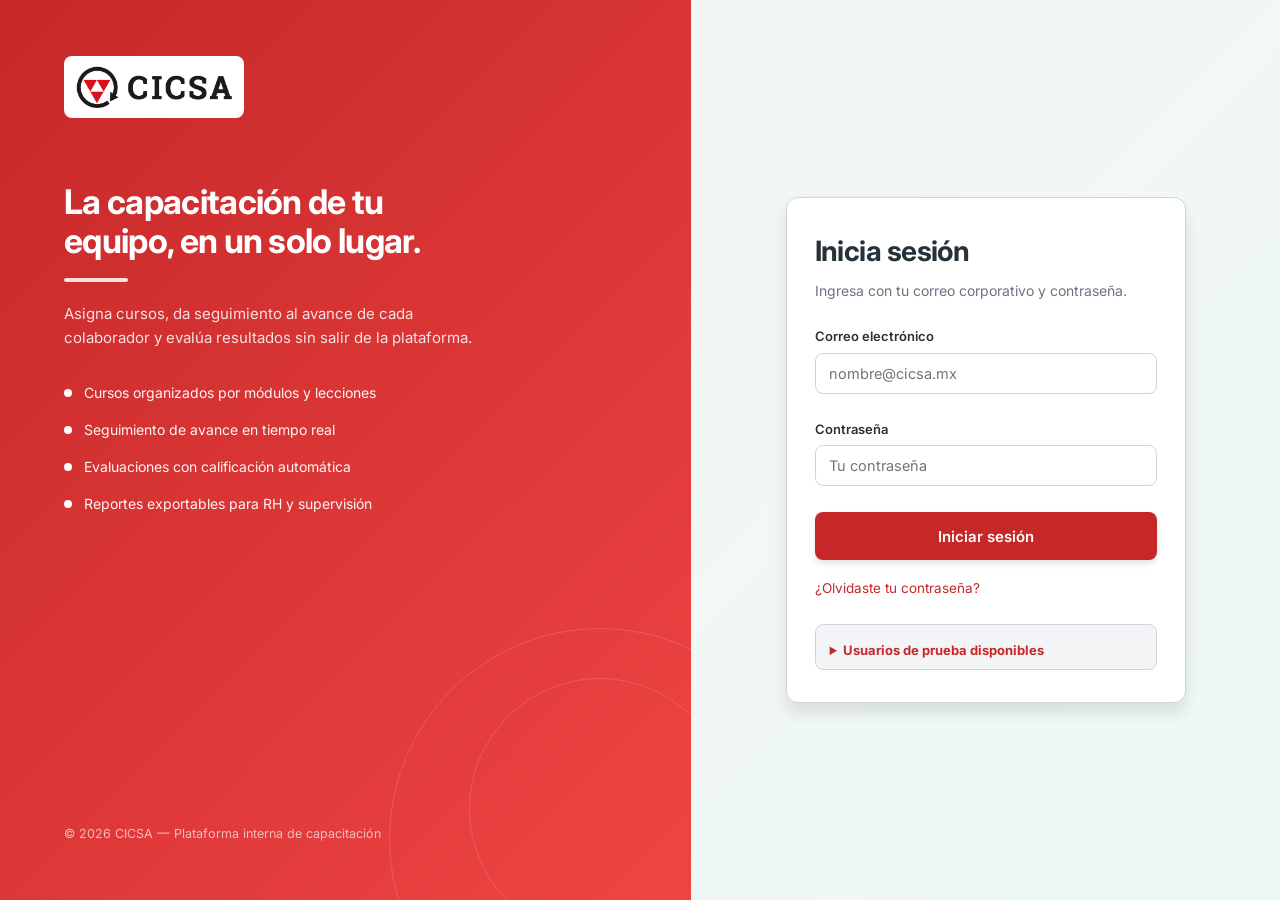
<file: trabajador/dashboard.html>
<!DOCTYPE html>
<html lang="es">
<head>
  <meta charset="UTF-8" />
  <meta name="viewport" content="width=device-width, initial-scale=1.0, viewport-fit=cover" />
  <title>CICSA Capacita — Mi aprendizaje</title>
  <link rel="stylesheet" href="../css/styles.css" />
</head>
<body class="aprendizaje-animado">

<div class="app-shell">
  <aside class="app-sidebar" id="sidebar-trabajador">
    <div class="marca marca-corporativa">
      <img src="../assets/cicsa-logo.png" alt="CICSA" class="logo-cicsa-trabajador">
      <span>CAPACITACIÓN</span>
    </div>

    <ul class="nav-lateral">
      <li><a href="dashboard.html" class="activo"><span class="icono icono-lineal">
        <svg viewBox="0 0 24 24" aria-hidden="true"><path d="M4 10.5 12 4l8 6.5V19a1 1 0 0 1-1 1h-4v-7H9v7H5a1 1 0 0 1-1-1v-8.5Z"></path></svg>
      </span> Mi aprendizaje</a></li>
      <li><a href="perfil.html"><span class="icono icono-lineal">
        <svg viewBox="0 0 24 24" aria-hidden="true"><circle cx="12" cy="8" r="4"></circle><path d="M4 19c1.4-3.2 4.3-4.8 8-4.8s6.6 1.6 8 4.8"></path></svg>
      </span> Mi perfil</a></li>
      <li><a href="tutorial.html"><span class="icono icono-lineal">?</span> Tutorial de uso</a></li>
    </ul>

    <div class="tarjeta-usuario-sidebar">
      <div class="avatar" id="avatar-trabajador">--</div>
      <div>
        <div class="nombre" id="nombre-trabajador">—</div>
        <div class="rol">Trabajador</div>
      </div>
    </div>
  </aside>

  <div class="app-main-panel">
    <!-- NAVBAR SUPERIOR -->
    <nav class="navbar-top">
      <button class="btn btn-texto sidebar-toggle" id="btn-toggle-sidebar-trabajador" type="button" aria-controls="sidebar-trabajador" aria-expanded="false" aria-label="Abrir menú de navegación">☰</button>
      <div class="navbar-centro">
        <div class="buscador-nav">
          <svg class="icono-lupa" viewBox="0 0 24 24" aria-hidden="true">
            <circle cx="11" cy="11" r="5.5"></circle>
            <path d="M16 16L20.5 20.5"></path>
          </svg>
          <input type="text" id="buscar-curso" placeholder="Búsqueda de cursos, artículos y recursos" />
        </div>
      </div>

      <div class="navbar-derecha">
        <div class="notificaciones-wrap">
          <button class="btn btn-texto notificaciones-btn" id="btn-notificaciones" type="button" aria-haspopup="dialog" aria-controls="modal-notificaciones" aria-expanded="false" title="Notificaciones" aria-label="Notificaciones" style="display: none;">
            <svg class="notificaciones-icono" viewBox="0 0 24 24" aria-hidden="true">
              <path d="M6.5 16.5h11l-1.1-1.1a2.1 2.1 0 0 1-.6-1.5V10a4.8 4.8 0 1 0-9.6 0v3.9c0 .6-.2 1.1-.6 1.5L6.5 16.5Z"></path>
              <path d="M10 18.5a2 2 0 0 0 4 0"></path>
            </svg>
            <span class="notificaciones-badge" id="notificaciones-badge">0</span>
          </button>
        </div>
        <button class="btn btn-texto help-btn" title="Ayuda" aria-label="Ayuda">
          <svg class="help-icon" viewBox="0 0 24 24" aria-hidden="true">
            <circle cx="12" cy="12" r="8.5"></circle>
            <path d="M9.6 9.4A2.7 2.7 0 0 1 13 8.3a2.6 2.6 0 0 1 1 4.9c-.8.6-1.5 1.1-1.5 2.3"></path>
            <path d="M12 17.4h.01"></path>
          </svg>
        </button>
        <button class="disparador-perfil" id="disparador-perfil">
          <div class="avatar" id="avatar-trabajador-compact">--</div>
          <div class="datos">
            <div class="nombre" id="nombre-trabajador-compact">—</div>
          </div>
        </button>
      </div>
    </nav>

    <!-- CONTENIDO PRINCIPAL -->
    <main class="app-contenido-top">
      <div class="dashboard-layout">
        
        <!-- COLUMNA PRINCIPAL (70%) -->
        <div class="dashboard-main">
          <div class="encabezado-vista">
            <h2 id="bienvenida-trabajador">Bienvenido</h2>
            <p class="muted">Cursos en progreso asignados a tu cuenta</p>
          </div>

          <!-- FILTROS Y VISTA -->
          <div class="barra-acciones">
            <select id="filtro-academia" style="padding: 8px 12px; border-radius: var(--radio-md); border: 1px solid var(--gris-borde); background: var(--blanco); cursor: pointer;">
              <option value="">Todas las academias</option>
              <option value="Academia técnica">Academia técnica</option>
              <option value="Academia de liderazgo">Academia de liderazgo</option>
            </select>
            
            <select id="filtro-tipo" style="padding: 8px 12px; border-radius: var(--radio-md); border: 1px solid var(--gris-borde); background: var(--blanco); cursor: pointer;">
              <option value="">Todos los tipos</option>
              <option value="Obligatorio">Obligatorio</option>
              <option value="Electivo">Electivo</option>
            </select>

            <div style="margin-left: auto; display: flex; gap: var(--gap-sm);">
              <button class="btn btn-secundario btn-sm activo" id="vista-grilla" title="Vista de grilla">◫</button>
              <button class="btn btn-secundario btn-sm" id="vista-lista" title="Vista de lista">☰</button>
            </div>
          </div>

          <!-- GRID DE CURSOS -->
          <div class="rejilla-cursos" id="rejilla-cursos-trabajador"></div>
        </div>

        <!-- SIDEBAR DERECHO (30%) - GAMIFICACIÓN E HITOS -->
        <aside class="dashboard-sidebar">
          <!-- ÚLTIMOS LOGROS -->
          <div class="tarjeta">
            <h3 style="margin-bottom: var(--gap-md);">Últimos logros</h3>
            
            <div id="logros-container" style="display: flex; flex-direction: column; gap: var(--gap-md);">
              <div style="text-align: center; padding: var(--gap-lg); background: var(--gris-ligero); border-radius: var(--radio-md);">
                <p class="muted" style="font-size: 12px;">No hay logros todavía</p>
              </div>
            </div>
          </div>

          <!-- PRÓXIMAS TAREAS -->
          <div class="tarjeta" style="margin-top: var(--gap-lg);">
            <h3 style="margin-bottom: var(--gap-md);">Próximas tareas</h3>
            
            <div id="tareas-container" style="display: flex; flex-direction: column; gap: var(--gap-md);">
              <div style="padding: var(--gap-md); background: #fef3c7; border-left: 4px solid #f59e0b; border-radius: var(--radio-md);">
                <p style="font-size: 13px; margin: 0; color: #92400e;">
                  <strong>Quiz: Fundamentos</strong><br/>
                  <span style="color: #b45309;">Vence hoy</span>
                </p>
              </div>
            </div>
          </div>

          <!-- ESTADÍSTICAS -->
          <div class="tarjeta" style="margin-top: var(--gap-lg);">
            <h3 style="margin-bottom: var(--gap-md);">Tu progreso</h3>
            <div style="display: flex; justify-content: space-around; gap: var(--gap-md);">
              <div style="text-align: center;">
                <div style="font-size: 20px; font-weight: 700; color: var(--verde-primario);" id="stat-completados">0</div>
                <p style="font-size: 12px; color: var(--gris-suave); margin-top: 4px;">Completados</p>
              </div>
              <div style="text-align: center;">
                <div style="font-size: 20px; font-weight: 700; color: var(--verde-claro);" id="stat-progreso">0</div>
                <p style="font-size: 12px; color: var(--gris-suave); margin-top: 4px;">En progreso</p>
              </div>
              <div style="text-align: center;">
                <div style="font-size: 20px; font-weight: 700; color: var(--advertencia);" id="stat-noIniciados">0</div>
                <p style="font-size: 12px; color: var(--gris-suave); margin-top: 4px;">No iniciados</p>
              </div>
            </div>
          </div>
        </aside>
      </div>
    </main>
  </div>
</div>

<!-- DRAWER DE PERFIL -->
<div id="modal-notificaciones" class="modal-notificaciones oculto" aria-hidden="true">
  <div class="modal-notificaciones-contenido" role="dialog" aria-modal="true" aria-labelledby="notificaciones-titulo" aria-describedby="notificaciones-resumen">
    <div class="modal-notificaciones-header">
      <div><h3 id="notificaciones-titulo">Notificaciones</h3><p id="notificaciones-resumen">Novedades de tus cursos</p></div>
      <button class="btn btn-texto modal-notificaciones-close" type="button" aria-label="Cerrar notificaciones">✕</button>
    </div>
    <div id="lista-notificaciones" class="lista-notificaciones"></div>
    <p id="notificaciones-error" role="alert"></p>
    <div class="notificaciones-footer"><span id="notificaciones-estado" role="status" aria-live="polite">Novedades de tu aprendizaje</span><button type="button" id="btn-quitar-todas-notificaciones">Quitar todas</button></div>
  </div>
</div>

<div id="toast-container" class="toast-container" aria-live="polite" aria-atomic="true"></div>

<div class="fondo-drawer" id="fondo-drawer"></div>
<aside class="drawer-perfil" id="drawer-perfil">
  <div class="drawer-cabecera">
    <div>
      <div class="avatar grande" id="avatar-drawer">--</div>
      <div class="nombre-completo" id="nombre-drawer">—</div>
      <div class="correo" id="correo-drawer">—</div>
    </div>
  </div>
  
  <div class="drawer-cuerpo">
    <div class="drawer-seccion">
      <a href="dashboard.html" class="drawer-item"><span>Mi aprendizaje</span><span class="flecha">›</span></a>
    </div>
    
    <div class="drawer-separador"></div>
    
    <div class="drawer-seccion">
      <div class="titulo-seccion">Perfil</div>
      <a href="perfil.html" class="drawer-item"><span>Insignias y certificados</span><span class="flecha">›</span></a>
      <a href="perfil.html?tab=historial" class="drawer-item"><span>Historia de aprendizaje</span><span class="flecha">›</span></a>
    </div>

    <div class="drawer-separador"></div>
    
    <div class="drawer-seccion">
      <div class="titulo-seccion">Configuración</div>
      <a href="perfil.html#vista-insignias" class="drawer-item"><span>Preferencias</span><span class="flecha">›</span></a>
      <a href="perfil.html#vista-insignias" class="drawer-item"><span>Idioma</span><span class="flecha">›</span></a>
      <a href="mailto:soporte@cicsa.com" class="drawer-item"><span>Soporte</span><span class="flecha">›</span></a>
    </div>
  </div>
  
  <div class="drawer-pie">
    <button class="btn btn-secundario btn-bloque" id="btn-cerrar-sesion">Cerrar sesión</button>
  </div>
</aside>

<script src="../js/api.js"></script>
<script src="../js/menu-perfil.js"></script>
<script src="../js/worker-dashboard.js"></script>
<script src="../js/dashboard-animaciones.js"></script>
</body>
</html>
</file>
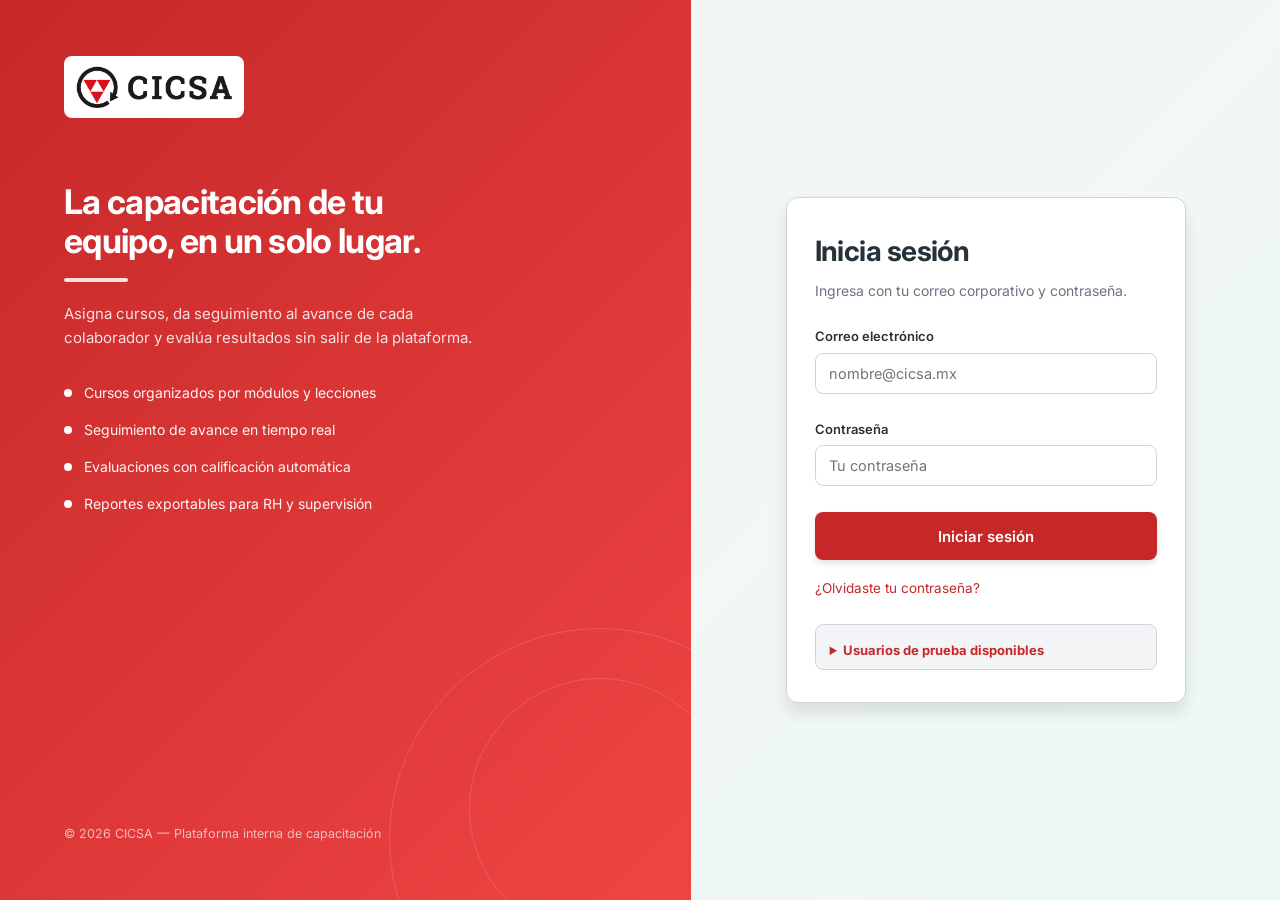
<file: trabajador/lector.html>
<!DOCTYPE html>
<html lang="es">
<head>
  <meta charset="UTF-8" />
  <meta name="viewport" content="width=device-width, initial-scale=1.0, viewport-fit=cover" />
  <title>CICSA Capacita — Lector de Curso</title>
  <link rel="stylesheet" href="../css/styles.css" />
  <link rel="stylesheet" href="../css/lector-mejoras.css" />
</head>
<body>

<div class="lector-curso">
  <!-- SIDEBAR IZQUIERDO: ESQUEMA DEL CURSO -->
  <aside class="lector-sidebar" id="lector-sidebar">
    <div class="lector-cabecera">
      <button class="lector-volver" id="btn-volver-dashboard" title="Volver al dashboard" aria-label="Volver a mi aprendizaje">
        <svg viewBox="0 0 24 24" aria-hidden="true" focusable="false">
          <path d="M15.5 5.5L9 12l6.5 6.5" />
        </svg>
      </button>
      <div class="lector-titulo" id="lector-titulo-curso">Cargando curso…</div>
    </div>

    <!-- Navegación del contenido -->
    <div class="lector-tabs">
      <button class="lector-tab activo" data-tab="esquema">Contenido del curso</button>
    </div>

    <!-- CONTENIDO TAB: Esquema del Curso -->
    <div class="lector-esquema" id="tab-esquema" style="display: block;">
      <div class="lector-buscador">
        <input type="search" placeholder="Buscar una lección..." aria-label="Buscar dentro del curso" />
        <span aria-hidden="true">⌕</span>
      </div>
      <p id="lector-lecciones-completadas" class="lector-resumen">Cargando progreso…</p>
      <div id="estructura-modulos"></div>
      <p id="lector-busqueda-vacia" class="lector-resumen" hidden>No hay lecciones con ese nombre.</p>
    </div>

  </aside>
  <div class="lector-separador" id="lector-separador" role="separator" aria-orientation="vertical" aria-label="Ajustar ancho del menú del curso" tabindex="0"></div>

  <!-- AREA PRINCIPAL: CONTENIDO DEL CURSO -->
  <div class="lector-contenido-main">
    <header class="lector-topbar">
      <div class="lector-miga">
        <button class="lector-sidebar-toggle" id="btn-toggle-sidebar" type="button"
          aria-controls="lector-sidebar" aria-expanded="true" aria-label="Ocultar menú del curso">
          <svg viewBox="0 0 24 24" aria-hidden="true" focusable="false">
            <path d="M4 7h16M4 12h16M4 17h16" />
          </svg>
        </button>
        <a class="lector-miga-seccion" href="dashboard.html">Mi aprendizaje</a>
        <span aria-hidden="true">/</span>
        <strong id="lector-topbar-curso">Curso</strong>
        <span aria-hidden="true">/</span>
        <span id="lector-topbar-leccion">Selecciona una lección</span>
      </div>
      <div class="lector-topbar-meta">
        <div class="lector-curso-datos" aria-label="Información del curso">
          <span id="lector-curso-categoria">Curso</span>
          <span id="lector-curso-duracion">Duración —</span>
          <span id="lector-curso-estado">En progreso</span><span id="lector-tiempo-restante" class="lector-tiempo-restante">⏱ 00:00:00 restantes</span>
        </div>
        <span class="lector-progreso-label">Progreso del curso</span>
        <strong id="lector-progreso-porcentaje">0%</strong>
      </div>
    </header>
    <div class="lector-progreso-barra" aria-label="Progreso del curso">
      <span id="lector-progreso-relleno"></span>
    </div>
    <div class="lector-viewport">
      <div class="lector-contenido" id="contenido-tema">
        <div class="lector-bienvenida">
          <span class="lector-etiqueta">COMIENZA AQUÍ</span>
          <h1>Bienvenido al curso</h1>
          <p>Selecciona un tema del esquema para comenzar.</p>
        </div>
      </div>

    </div>
    <footer class="lector-pasos">
      <div class="lector-pasos-info">
        <div class="lector-progreso-navegacion">Lección <span id="progreso-actual">0</span> de <span id="progreso-total">0</span></div>
        <span id="lector-estado-leccion" aria-live="polite">Selecciona una lección</span>
      </div>
      <p id="lector-aviso-guardado" role="alert"></p>
      <div class="lector-pasos-acciones">
        <button class="lector-nav-btn" id="btn-anterior" type="button" disabled>Anterior</button>
        <button class="lector-nav-btn" id="btn-siguiente" type="button" disabled>Siguiente</button>
      </div>
    </footer>
  </div>
</div>

<script src="../js/api.js"></script>
<script src="../js/lector.js"></script>
</body>
</html>
</file>
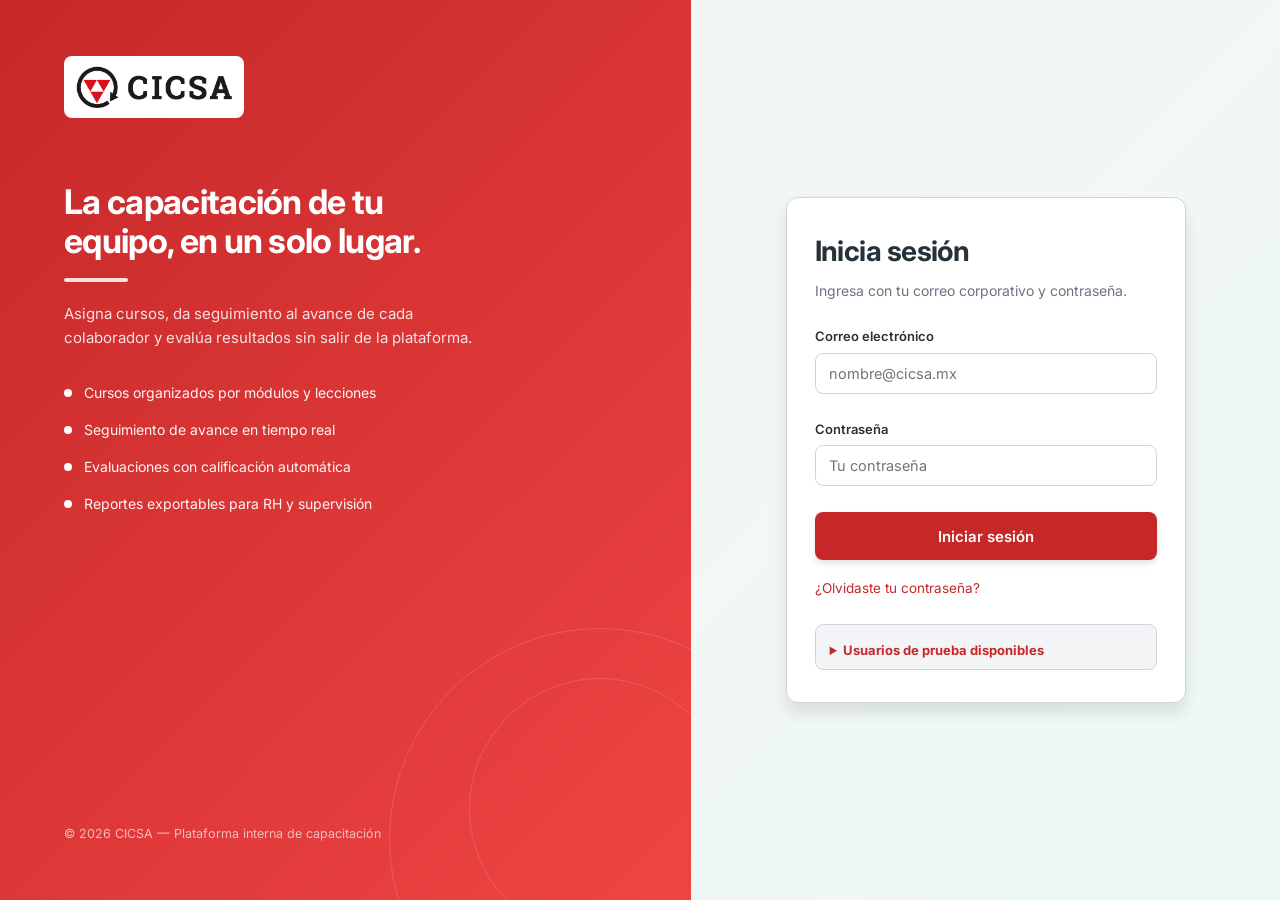
<file: trabajador/perfil.html>
<!DOCTYPE html>
<html lang="es">
<head>
  <meta charset="UTF-8" />
  <meta name="viewport" content="width=device-width, initial-scale=1.0, viewport-fit=cover" />
  <title>CICSA Capacita — Mi Perfil</title>
  <link rel="stylesheet" href="../css/styles.css" />
</head>
<body>

<div class="app-shell perfil-shell">
  <!-- SIDEBAR -->
  <aside class="app-sidebar" id="sidebar-trabajador">
    <div class="marca">
      <span class="marca-icono">CC</span>
      CICSA Capacita
    </div>

    <ul class="nav-lateral">
      <li><a href="dashboard.html"><span class="icono icono-lineal">
        <svg viewBox="0 0 24 24" aria-hidden="true"><path d="M4 10.5 12 4l8 6.5V19a1 1 0 0 1-1 1h-4v-7H9v7H5a1 1 0 0 1-1-1v-8.5Z"></path></svg>
      </span> Mi aprendizaje</a></li>
      <li><a href="perfil.html" class="activo"><span class="icono icono-lineal">
        <svg viewBox="0 0 24 24" aria-hidden="true"><circle cx="12" cy="8" r="4"></circle><path d="M4 19c1.4-3.2 4.3-4.8 8-4.8s6.6 1.6 8 4.8"></path></svg>
      </span> Mi perfil</a></li>
    </ul>

    <div class="tarjeta-usuario-sidebar">
      <div class="avatar" id="avatar-trabajador">--</div>
      <div>
        <div class="nombre" id="nombre-trabajador">—</div>
        <div class="rol">Trabajador</div>
      </div>
    </div>
  </aside>

  <!-- PANEL PRINCIPAL -->
  <div class="app-main-panel">
    <!-- NAVBAR SUPERIOR -->
    <nav class="navbar-top">
      <button class="btn btn-texto sidebar-toggle" id="btn-toggle-sidebar-trabajador" type="button" aria-controls="sidebar-trabajador" aria-expanded="false" aria-label="Abrir menú de navegación">☰</button>
      <div class="navbar-centro">
        <div class="tabs-navbar">
          <a href="#insignias" class="item-nav activo" data-vista="insignias">Insignias y certificados</a>
          <a href="#historial" class="item-nav" data-vista="historial">Historia de aprendizaje</a>
        </div>
      </div>

      <div class="navbar-derecha">
        <button class="btn btn-texto notificaciones-btn" title="Notificaciones" aria-label="Notificaciones">
          <svg class="notificaciones-icono" viewBox="0 0 24 24" aria-hidden="true">
            <path d="M6.5 16.5h11l-1.1-1.1a2.1 2.1 0 0 1-.6-1.5V10a4.8 4.8 0 1 0-9.6 0v3.9c0 .6-.2 1.1-.6 1.5L6.5 16.5Z"></path>
            <path d="M10 18.5a2 2 0 0 0 4 0"></path>
          </svg>
        </button>
        <button class="btn btn-texto help-btn" title="Ayuda" aria-label="Ayuda">
          <svg class="help-icon" viewBox="0 0 24 24" aria-hidden="true">
            <circle cx="12" cy="12" r="8.5"></circle>
            <path d="M9.6 9.4A2.7 2.7 0 0 1 13 8.3a2.6 2.6 0 0 1 1 4.9c-.8.6-1.5 1.1-1.5 2.3"></path>
            <path d="M12 17.4h.01"></path>
          </svg>
        </button>
        <button class="disparador-perfil" id="disparador-perfil">
          <div class="avatar" id="avatar-trabajador-compact">--</div>
          <div class="datos">
            <div class="nombre" id="nombre-trabajador-compact">—</div>
          </div>
        </button>
      </div>
    </nav>

    <!-- CONTENIDO PRINCIPAL -->
    <main class="app-contenido-top">
      <!-- VISTA: INSIGNIAS Y CERTIFICADOS -->
      <section id="vista-insignias" class="vista">
        <div class="encabezado-vista">
          <h2>Insignias y certificados</h2>
          <p class="muted">Tus logros en la plataforma</p>
        </div>

        <!-- PERFIL DE USUARIO (Card superior) -->
        <div class="tarjeta" style="margin-bottom: var(--gap-2xl); text-align: center;">
          <div class="avatar grande" id="avatar-perfil" style="margin: 0 auto var(--gap-lg);">--</div>
          <h3 id="nombre-perfil">—</h3>
          <p class="muted" style="margin-bottom: var(--gap-md);" id="correo-perfil">—</p>
          <div style="display: grid; grid-template-columns: 1fr 1fr 1fr; gap: var(--gap-lg); text-align: center;">
            <div>
              <div style="font-size: 24px; font-weight: 700; color: var(--verde-primario);" id="metrica-certificados">0</div>
              <p class="muted">Certificados</p>
            </div>
            <div>
              <div style="font-size: 24px; font-weight: 700; color: var(--verde-claro);" id="metrica-insignias">0</div>
              <p class="muted">Insignias</p>
            </div>
            <div>
              <div style="font-size: 24px; font-weight: 700; color: var(--advertencia);" id="metrica-progreso">0%</div>
              <p class="muted">Progreso</p>
            </div>
          </div>
        </div>

        <section id="panel-desempeno" class="panel-desempeno" hidden aria-live="polite">
          <div class="panel-desempeno-icono" id="panel-desempeno-icono" aria-hidden="true">★</div>
          <div>
            <span class="panel-desempeno-etiqueta" id="panel-desempeno-etiqueta">Tu desempeño</span>
            <h3 id="panel-desempeno-titulo"></h3>
            <p id="panel-desempeno-mensaje"></p>
          </div>
          <strong id="panel-desempeno-promedio"></strong>
        </section>

        <!-- INSIGNIAS Y CERTIFICADOS -->
        <div id="certificados" style="margin-bottom: var(--gap-2xl);">
          <h3 style="margin-bottom: var(--gap-lg);" class="titulo-seccion-icono">
            <svg viewBox="0 0 24 24" aria-hidden="true" style="color: #8b5cf6; width: 22px; height: 22px;">
              <path d="M8 4.5h8a2 2 0 0 1 2 2V8l-2 1.2V7H8v2.2L6 8V6.5a2 2 0 0 1 2-2Z" fill="none" stroke="currentColor" stroke-width="1.8" stroke-linecap="round" stroke-linejoin="round"></path>
              <path d="M12 9.5 13.9 13l3.8.6-2.8 2.7 0.7 3.7-3.6-1.9-3.6 1.9.7-3.7-2.8-2.7 3.8-.6L12 9.5Z" fill="none" stroke="currentColor" stroke-width="1.8" stroke-linecap="round" stroke-linejoin="round"></path>
            </svg>
            Insignias y certificados
          </h3>
          <div id="contenedor-insignias" style="display: grid; grid-template-columns: repeat(auto-fill, minmax(120px, 1fr)); gap: var(--gap-lg); margin-bottom: var(--gap-lg);">
            <div class="tarjeta" style="text-align: center; padding: var(--gap-lg);">
              <div class="icono-estado-vacio" style="margin-bottom: var(--gap-md); color: #8b5cf6;">
                <svg viewBox="0 0 24 24" aria-hidden="true" style="width: 26px; height: 26px;">
                  <path d="M8 4.5h8a2 2 0 0 1 2 2V8l-2 1.2V7H8v2.2L6 8V6.5a2 2 0 0 1 2-2Z" fill="none" stroke="currentColor" stroke-width="1.8" stroke-linecap="round" stroke-linejoin="round"></path>
                  <path d="M12 9.5 13.9 13l3.8.6-2.8 2.7 0.7 3.7-3.6-1.9-3.6 1.9.7-3.7-2.8-2.7 3.8-.6L12 9.5Z" fill="none" stroke="currentColor" stroke-width="1.8" stroke-linecap="round" stroke-linejoin="round"></path>
                </svg>
              </div>
              <p style="font-size: 12px; font-weight: 600;">No hay insignias aún</p>
            </div>
          </div>
          <div id="contenedor-certificados" style="display: flex; flex-direction: column; gap: var(--gap-lg);">
            <div class="tarjeta">
              <p class="muted" style="text-align: center;">No hay certificados aún. Completa un curso para obtener uno.</p>
            </div>
          </div>
        </div>
      </section>

      <!-- VISTA: HISTORIA DE APRENDIZAJE -->
      <section id="vista-historial" class="vista oculto">
        <div class="historial-hero">
          <div class="historial-usuario">
            <div class="avatar grande historial-avatar" id="avatar-historial">--</div>
            <div>
              <div class="historial-bienvenida">Bienvenido(a),</div>
              <h3 id="nombre-historial">—</h3>
              <div class="historial-rol">Estudiante · Networking Academy</div>
            </div>
          </div>

          <div class="historial-metricas">
            <div class="historial-metrica">
              <div class="historial-metrica-icono">◌</div>
              <div>
                <strong id="meta-insignias-historial">0</strong>
                <span>Insignias obtenidas</span>
              </div>
            </div>
            <div class="historial-metrica">
              <div class="historial-metrica-icono">▣</div>
              <div>
                <strong id="meta-cursos-historial">0</strong>
                <span>Cursos completados</span>
              </div>
            </div>
          </div>
        </div>

        <div class="historial-toolbar">
          <div class="historial-search">
            <input type="text" id="buscar-historial" placeholder="Buscar" />
            <span class="historial-search-icon">⌕</span>
          </div>

          <div class="historial-filtros">
            <label>
              <span>Estado de finalización</span>
              <select id="filtro-historial-estado">
                <option value="">Todos</option>
                <option value="completado">Completado</option>
                <option value="en_proceso">En proceso</option>
                <option value="no_iniciado">No iniciado</option>
              </select>
            </label>
            <label>
              <span>Ordenar</span>
              <select id="filtro-historial-orden">
                <option value="reciente">Último</option>
                <option value="antiguo">Más antiguo</option>
                <option value="nombre">Nombre</option>
              </select>
            </label>
          </div>
        </div>

        <div id="contenedor-historial" class="historial-list"></div>
      </section>
    </main>
  </div>
</div>

<!-- DRAWER DE PERFIL -->
<div class="fondo-drawer" id="fondo-drawer"></div>
<aside class="drawer-perfil" id="drawer-perfil">
  <div class="drawer-cabecera">
    <div>
      <div class="avatar grande" id="avatar-drawer">--</div>
      <div class="nombre-completo" id="nombre-drawer">—</div>
      <div class="correo" id="correo-drawer">—</div>
    </div>
  </div>
  
  <div class="drawer-cuerpo">
    <div class="drawer-seccion">
      <a href="dashboard.html" class="drawer-item"><span>Mi aprendizaje</span><span class="flecha">›</span></a>
    </div>
    
    <div class="drawer-separador"></div>
    
    <div class="drawer-seccion">
      <div class="titulo-seccion">Perfil</div>
      <a href="perfil.html" class="drawer-item"><span>Insignias y certificados</span><span class="flecha">›</span></a>
      <a href="perfil.html?tab=historial" class="drawer-item"><span>Historia de aprendizaje</span><span class="flecha">›</span></a>
    </div>

    <div class="drawer-separador"></div>
    
    <div class="drawer-seccion">
      <div class="titulo-seccion">Configuración</div>
      <a href="perfil.html#vista-insignias" class="drawer-item"><span>Preferencias</span><span class="flecha">›</span></a>
      <a href="perfil.html#vista-insignias" class="drawer-item"><span>Idioma</span><span class="flecha">›</span></a>
      <a href="mailto:soporte@cicsa.com" class="drawer-item"><span>Soporte</span><span class="flecha">›</span></a>
    </div>
  </div>
  
  <div class="drawer-pie">
    <button class="btn btn-secundario btn-bloque" id="btn-cerrar-sesion">Cerrar sesión</button>
  </div>
</aside>

<script src="../js/api.js"></script>
<script src="../js/menu-perfil.js"></script>
<script src="../js/perfil.js"></script>
</body>
</html>
</file>
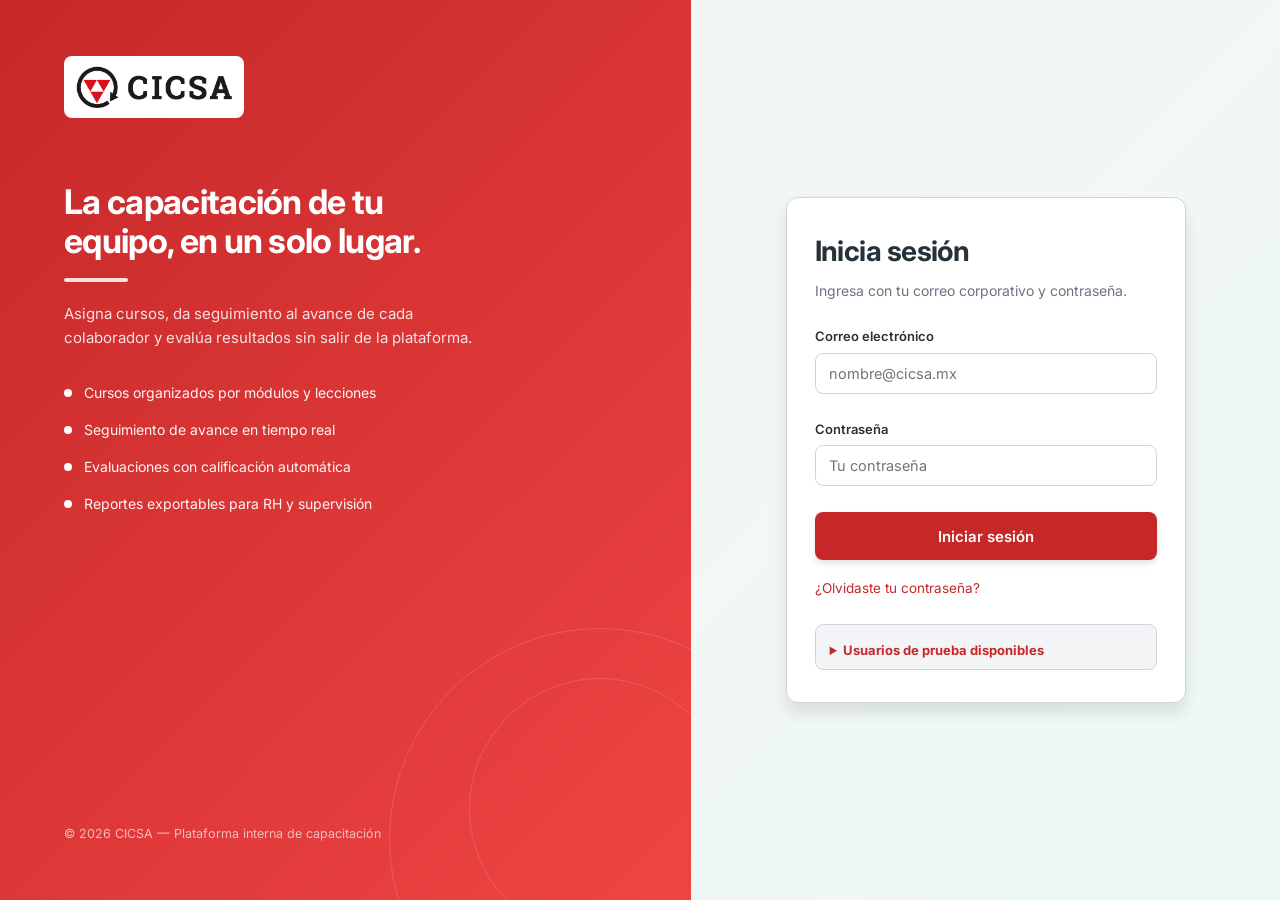
<file: trabajador/tutorial.html>
<!DOCTYPE html><html lang="es"><head><meta charset="UTF-8"><meta name="viewport" content="width=device-width,initial-scale=1.0"><title>CICSA Capacita — Tutorial</title><link rel="stylesheet" href="../css/styles.css"><link rel="stylesheet" href="../css/tutorial.css"></head><body><div class="app-shell"><main class="app-main-panel tutorial-pagina"><header class="navbar-top"><a class="btn btn-secundario" href="dashboard.html">← Mi aprendizaje</a><strong>Tutorial de uso</strong></header><section class="tutorial-contenido"><span class="tutorial-etiqueta">GUÍA PARA NUEVOS TRABAJADORES</span><h1>Aprende a utilizar CICSA Capacita</h1><p class="muted">Consulta los materiales publicados por el administrador.</p><div id="tutorial-lista" class="tutorial-lista">Cargando tutorial...</div></section></main></div><script src="../js/api.js"></script><script src="../js/tutorial.js"></script></body></html>
</file>
<file: css/styles.css>
/* =========================================================
   CICSA Capacita — Sistema de diseño moderno
   Minimalista con tono claro + lector oscuro
   ========================================================= */

@import url('https://fonts.googleapis.com/css2?family=Inter:wght@400;500;600;700;800&display=swap');

:root {
  /* Paleta de colores */
  --verde-primario: #c62828;
  --verde-claro: #ef4444;
  --gris-texto: #2a3135;
  --gris-ligero: #f4f5f7;
  --gris-borde: #e1e4e8;
  --gris-suave: #6b7280;
  --blanco: #ffffff;
  
  /* Fondo oscuro (lector) */
  --fondo-oscuro: #121212;
  --fondo-oscuro-2: #1e1e1e;
  --texto-blanco: #ffffff;
  --borde-oscuro: rgba(255, 255, 255, 0.1);
  
  /* Estados */
  --exito: #c62828;
  --error: #b91c1c;
  --advertencia: #9ca3af;
  --info: #6b7280;
  
  /* Spacing */
  --gap-xs: 4px;
  --gap-sm: 8px;
  --gap-md: 12px;
  --gap-lg: 16px;
  --gap-xl: 24px;
  --gap-2xl: 32px;
  
  /* Border radius */
  --radio-sm: 4px;
  --radio-md: 8px;
  --radio-lg: 12px;
  
  /* Sombras */
  --sombra-sm: 0 1px 2px rgba(0, 0, 0, 0.05);
  --sombra-md: 0 4px 6px rgba(0, 0, 0, 0.1);
  --sombra-lg: 0 10px 15px rgba(0, 0, 0, 0.1);
  --sombra-xl: 0 20px 25px rgba(0, 0, 0, 0.15);
  
  /* Transiciones */
  --transition-rápida: 150ms ease;
  --transition-normal: 250ms ease;
}

/* Escala fluida para que el sistema conserve proporciones entre dispositivos. */
:root {
  --gap-xs: clamp(0.25rem, 0.2rem + 0.1vw, 0.3rem);
  --gap-sm: clamp(0.5rem, 0.4rem + 0.2vw, 0.65rem);
  --gap-md: clamp(0.75rem, 0.6rem + 0.3vw, 0.95rem);
  --gap-lg: clamp(1rem, 0.8rem + 0.5vw, 1.3rem);
  --gap-xl: clamp(1.5rem, 1.1rem + 0.8vw, 2rem);
  --gap-2xl: clamp(2rem, 1.5rem + 1.2vw, 3rem);
}

* {
  box-sizing: border-box;
  -webkit-tap-highlight-color: transparent;
}

html, body {
  margin: 0;
  padding: 0;
  background: var(--gris-ligero);
  color: var(--gris-texto);
  font-family: 'Inter', -apple-system, BlinkMacSystemFont, 'Segoe UI', sans-serif;
  font-size: 15px;
  line-height: 1.6;
  -webkit-font-smoothing: antialiased;
}

h1, h2, h3, h4, h5 {
  font-weight: 700;
  letter-spacing: -0.02em;
  margin: 0;
  color: var(--gris-texto);
}

h1 { font-size: clamp(1.75rem, 1.35rem + 1.2vw, 2rem); }
h2 { font-size: clamp(1.35rem, 1.1rem + 0.8vw, 1.5rem); }
h3 { font-size: clamp(1.05rem, 0.95rem + 0.35vw, 1.125rem); }
h4 { font-size: 1rem; }

p {
  margin: 0;
  color: var(--gris-texto);
}

a {
  color: var(--verde-primario);
  text-decoration: none;
  transition: color var(--transition-rápida);
}

a:hover {
  color: var(--verde-claro);
}

button {
  font-family: inherit;
}

:focus-visible {
  outline: 2px solid var(--verde-primario);
  outline-offset: 2px;
}

img {
  max-width: 100%;
  display: block;
}

/* =========== BOTONES =========== */
.btn {
  display: inline-flex;
  align-items: center;
  justify-content: center;
  gap: var(--gap-sm);
  padding: 10px 16px;
  border-radius: var(--radio-md);
  border: 1px solid transparent;
  font-weight: 600;
  font-size: 14px;
  cursor: pointer;
  transition: all var(--transition-rápida);
  white-space: nowrap;
  user-select: none;
  appearance: none;
  -webkit-appearance: none;
}

.btn:active {
  transform: translateY(0);
}

.btn:hover {
  transform: translateY(-1px);
}

.btn-primario {
  background: var(--verde-primario);
  color: var(--blanco);
  box-shadow: var(--sombra-md);
}

.btn-primario:hover {
  background: #a61d1d;
  box-shadow: var(--sombra-lg);
}

.btn-secundario {
  background: var(--blanco);
  color: var(--gris-texto);
  border: 1px solid var(--gris-borde);
  box-shadow: var(--sombra-sm);
}

.btn-secundario:hover {
  background: var(--gris-ligero);
  border-color: var(--gris-suave);
}

.btn-secundario.activo {
  background: var(--verde-primario);
  color: var(--blanco);
  border-color: var(--verde-primario);
}

.btn-peligro {
  background: var(--error);
  color: var(--blanco);
  box-shadow: var(--sombra-md);
}

.btn-peligro:hover {
  background: #dc2626;
  box-shadow: var(--sombra-lg);
}

.btn-texto {
  background: none;
  border: none;
  color: var(--verde-primario);
  font-weight: 600;
  padding: var(--gap-xs) var(--gap-sm);
  box-shadow: none;
}

.btn-texto:hover {
  background: rgba(198, 40, 40, 0.08);
  border-radius: var(--radio-sm);
}

.btn-bloque {
  width: 100%;
}

.btn-sm {
  padding: 6px 12px;
  font-size: 13px;
}

.btn-lg {
  padding: 12px 24px;
  font-size: 16px;
}

.btn[disabled] {
  opacity: 0.5;
  cursor: not-allowed;
  transform: none;
}

/* =========== TARJETAS (Cards) =========== */
.tarjeta, .card {
  background: var(--blanco);
  border-radius: var(--radio-lg);
  border: 1px solid var(--gris-borde);
  padding: var(--gap-lg);
  box-shadow: var(--sombra-sm);
  transition: all var(--transition-normal);
}

.tarjeta:hover, .card:hover {
  box-shadow: var(--sombra-lg);
  border-color: var(--verde-primario);
}

.tarjeta-curso {
  background: var(--blanco);
  border-radius: var(--radio-lg);
  overflow: hidden;
  box-shadow: var(--sombra-sm);
  transition: all var(--transition-normal);
  cursor: pointer;
}

.tarjeta-curso:hover {
  transform: translateY(-4px);
  box-shadow: var(--sombra-xl);
}

.tarjeta-curso-thumbnail {
  position: relative;
  width: 100%;
  padding-bottom: 56.25%; /* 16:9 */
  background: var(--gris-ligero);
  overflow: hidden;
}

.tarjeta-curso-thumbnail img {
  position: absolute;
  top: 0;
  left: 0;
  width: 100%;
  height: 100%;
  object-fit: cover;
}

.tarjeta-curso-thumbnail::after {
  position: absolute;
  right: 10px;
  bottom: 10px;
  padding: 4px 8px;
  border-radius: 999px;
  content: "Curso";
  background: rgba(17, 24, 39, .72);
  color: #fff;
  font-size: 10px;
  font-weight: 700;
}

.logro-item,
.tarea-item {
  display: flex;
  align-items: center;
  gap: 10px;
  padding: 10px;
  border-radius: var(--radio-md);
  background: var(--gris-ligero);
}

.logro-icono {
  display: grid;
  width: 28px;
  height: 28px;
  flex-shrink: 0;
  place-items: center;
  border-radius: 50%;
  background: var(--verde-primario);
  color: #fff;
  font-weight: 700;
}

.logro-item strong,
.tarea-item strong,
.logro-item small,
.tarea-item span {
  display: block;
}

.logro-item strong,
.tarea-item strong {
  font-size: 12px;
}

.logro-item small,
.tarea-item span {
  margin-top: 2px;
  color: var(--gris-suave);
  font-size: 11px;
}

.panel-vacio {
  padding: 18px;
  border-radius: var(--radio-md);
  background: var(--gris-ligero);
  color: var(--gris-suave);
  font-size: 12px;
  text-align: center;
}

.lista-asignacion-trabajadores {
  display: grid;
  max-height: 150px;
  gap: 6px;
  overflow-y: auto;
  padding: 10px;
  border: 1px solid var(--gris-borde);
  border-radius: var(--radio-md);
  background: var(--gris-ligero);
}

.opcion-asignacion {
  display: flex;
  align-items: center;
  gap: 8px;
  font-size: 12px;
}

.select-rol-usuario {
  width: 130px;
  padding: 6px 8px;
  border: 1px solid var(--gris-borde);
  border-radius: var(--radio-md);
  background: var(--blanco);
  color: var(--gris-oscuro);
  font-size: 12px;
}

.rol-ayuda {
  display: block;
  margin-top: 4px;
  color: var(--gris-suave);
  font-size: 10px;
}

.tarjeta-curso-play {
  position: absolute;
  top: 50%;
  left: 50%;
  transform: translate(-50%, -50%);
  width: 48px;
  height: 48px;
  background: rgba(0, 0, 0, 0.5);
  border-radius: 50%;
  display: flex;
  align-items: center;
  justify-content: center;
  color: var(--blanco);
  font-size: 20px;
  opacity: 0;
  transition: all var(--transition-normal);
}

.tarjeta-curso:hover .tarjeta-curso-play {
  opacity: 1;
}

.tarjeta-curso-contenido {
  padding: var(--gap-lg);
}

.tarjeta-curso-titulo {
  font-size: 16px;
  font-weight: 700;
  color: var(--gris-texto);
  margin-bottom: var(--gap-sm);
  line-height: 1.4;
}

.tarjeta-curso-meta {
  display: flex;
  gap: var(--gap-md);
  margin-bottom: var(--gap-md);
  font-size: 13px;
  color: var(--gris-suave);
}

.tarjeta-curso-progreso {
  margin-bottom: var(--gap-md);
}

.progreso-barra {
  width: 100%;
  height: 4px;
  background: var(--gris-borde);
  border-radius: var(--radio-sm);
  overflow: hidden;
}

.progreso-relleno {
  height: 100%;
  background: var(--verde-primario);
  border-radius: var(--radio-sm);
  transition: width var(--transition-normal);
}

/* =========== LAYOUT PRINCIPAL =========== */
.app-shell {
  display: flex;
  height: 100vh;
  background: var(--gris-ligero);
}

.app-sidebar {
  width: 240px;
  background: var(--blanco);
  border-right: 1px solid var(--gris-borde);
  padding: var(--gap-lg);
  overflow-y: auto;
  display: flex;
  flex-direction: column;
}

.marca {
  display: flex;
  align-items: center;
  gap: var(--gap-md);
  font-weight: 700;
  font-size: 16px;
  color: var(--gris-texto);
  margin-bottom: var(--gap-2xl);
}

.marca-icono {
  width: 32px;
  height: 32px;
  background: var(--verde-primario);
  color: var(--blanco);
  border-radius: var(--radio-md);
  display: flex;
  align-items: center;
  justify-content: center;
  font-size: 14px;
  font-weight: 800;
}

.nav-lateral {
  list-style: none;
  margin: 0;
  padding: 0;
  flex: 1;
}

.nav-lateral li {
  margin-bottom: var(--gap-sm);
}

.nav-lateral a {
  display: flex;
  align-items: center;
  gap: var(--gap-md);
  padding: 10px 12px;
  border-radius: var(--radio-md);
  color: var(--gris-suave);
  transition: all var(--transition-rápida);
  font-size: 14px;
  font-weight: 500;
}

.nav-lateral a:hover, .nav-lateral a.activo {
  background: rgba(198, 40, 40, 0.1);
  color: var(--verde-primario);
}

.nav-lateral .icono {
  font-size: 18px;
}

.icono-lineal {
  display: inline-flex;
  align-items: center;
  justify-content: center;
  width: 18px;
  height: 18px;
  color: currentColor;
}

.icono-lineal svg {
  width: 18px;
  height: 18px;
  stroke: currentColor;
  stroke-width: 1.8;
  stroke-linecap: round;
  stroke-linejoin: round;
  fill: none;
}

.tarjeta-usuario-sidebar {
  display: flex;
  align-items: center;
  gap: var(--gap-md);
  padding: var(--gap-md);
  background: var(--gris-ligero);
  border-radius: var(--radio-md);
  margin-top: auto;
}

.avatar {
  width: 36px;
  height: 36px;
  border-radius: 50%;
  background: var(--verde-primario);
  color: var(--blanco);
  display: flex;
  align-items: center;
  justify-content: center;
  font-weight: 700;
  font-size: 12px;
}

.avatar.grande {
  width: 56px;
  height: 56px;
  font-size: 18px;
}

.nombre {
  font-weight: 600;
  color: var(--gris-texto);
  font-size: 13px;
}

.rol {
  font-size: 12px;
  color: var(--gris-suave);
  margin-top: 2px;
}

.app-main-panel {
  flex: 1;
  display: flex;
  flex-direction: column;
  overflow: hidden;
}

.navbar-top {
  background: var(--blanco);
  border-bottom: 1px solid var(--gris-borde);
  padding: 0 var(--gap-2xl);
  display: flex;
  align-items: center;
  justify-content: space-between;
  height: 64px;
  box-shadow: var(--sombra-sm);
}

.navbar-centro {
  flex: 1;
  display: flex;
  justify-content: center;
}

.tabs-navbar {
  display: flex;
  gap: var(--gap-2xl);
}

.item-nav {
  padding: 20px 12px;
  font-size: 14px;
  font-weight: 500;
  color: var(--gris-suave);
  border-bottom: 3px solid transparent;
  transition: all var(--transition-rápida);
  cursor: pointer;
}

.item-nav:hover, .item-nav.activo {
  color: var(--verde-primario);
  border-bottom-color: var(--verde-primario);
}

.navbar-derecha {
  display: flex;
  align-items: center;
  gap: var(--gap-lg);
}

.notificaciones-wrap {
  position: relative;
}

.notificaciones-btn {
  position: relative;
  display: inline-flex;
  align-items: center;
  justify-content: center;
  padding: 8px 10px;
  min-width: 42px;
  min-height: 42px;
}

.notificaciones-icono {
  font-size: 18px;
  line-height: 1;
}

.notificaciones-badge {
  position: absolute;
  top: -4px;
  right: -2px;
  min-width: 18px;
  height: 18px;
  padding: 0 5px;
  border-radius: 999px;
  background: var(--error);
  color: var(--blanco);
  font-size: 10px;
  font-weight: 700;
  display: flex;
  align-items: center;
  justify-content: center;
  box-shadow: var(--sombra-md);
}

.disparador-perfil {
  display: flex;
  align-items: center;
  gap: var(--gap-md);
  background: transparent;
  border: none;
  cursor: pointer;
  padding: 8px;
  border-radius: var(--radio-md);
  transition: all var(--transition-rápida);
}

.disparador-perfil:hover {
  background: var(--gris-ligero);
}

.disparador-perfil .datos {
  text-align: right;
}

.disparador-perfil .nombre {
  font-size: 13px;
}

.buscador-nav {
  display: flex;
  align-items: center;
  gap: var(--gap-sm);
  background: var(--gris-ligero);
  border: 1px solid var(--gris-borde);
  border-radius: var(--radio-md);
  padding: 8px 12px;
  width: 300px;
}

.buscador-nav input {
  flex: 1;
  background: none;
  border: none;
  outline: none;
  font-size: 14px;
  color: var(--gris-texto);
}

.buscador-nav input::placeholder {
  color: var(--gris-suave);
}

.icono-lupa,
.notificaciones-icono,
.help-icon {
  width: 18px;
  height: 18px;
  stroke: currentColor;
  stroke-width: 1.8;
  stroke-linecap: round;
  stroke-linejoin: round;
  fill: none;
  color: var(--gris-suave);
  flex-shrink: 0;
}

.help-btn {
  display: inline-flex;
  align-items: center;
  justify-content: center;
  width: 36px;
  height: 36px;
  padding: 0;
}

.help-btn .help-icon {
  width: 18px;
  height: 18px;
}

.notificaciones-btn .notificaciones-icono {
  width: 18px;
  height: 18px;
}

.app-contenido-top {
  flex: 1;
  overflow-y: auto;
  padding: var(--gap-2xl);
}

.encabezado-vista {
  margin-bottom: var(--gap-2xl);
}

.encabezado-vista h2 {
  margin-bottom: var(--gap-sm);
}

.encabezado-vista p {
  color: var(--gris-suave);
  font-size: 14px;
}

.historial-hero {
  display: flex;
  justify-content: space-between;
  align-items: center;
  gap: var(--gap-xl);
  background: linear-gradient(135deg, #0e2e3f 0%, #0c4d5b 35%, #13645d 100%);
  color: var(--blanco);
  border-radius: 18px;
  padding: 28px 30px;
  margin-bottom: var(--gap-2xl);
  position: relative;
  overflow: hidden;
  box-shadow: var(--sombra-md);
}

.historial-hero::before {
  content: "";
  position: absolute;
  inset: 0;
  background:
    radial-gradient(circle at 20% 50%, rgba(255,255,255,0.08) 0, rgba(255,255,255,0) 40%),
    repeating-radial-gradient(circle at 50% 0, rgba(255,255,255,0.06) 0 2px, transparent 2px 18px);
  pointer-events: none;
}

.historial-usuario,
.historial-metricas {
  position: relative;
  z-index: 1;
}

.historial-usuario {
  display: flex;
  align-items: center;
  gap: 18px;
}

.historial-avatar {
  background: rgba(255, 255, 255, 0.18);
  border: 2px solid rgba(255, 255, 255, 0.5);
  color: var(--blanco);
  box-shadow: 0 0 0 6px rgba(255,255,255,0.08);
}

.historial-bienvenida {
  font-size: 14px;
  opacity: 0.9;
  margin-bottom: 4px;
}

.historial-usuario h3 {
  color: var(--blanco);
  font-size: clamp(24px, 2vw, 38px);
  margin: 0;
}

.historial-rol {
  font-size: 13px;
  opacity: 0.8;
  margin-top: 4px;
}

.historial-metricas {
  display: flex;
  gap: var(--gap-lg);
}

.historial-metrica {
  display: flex;
  align-items: center;
  gap: 12px;
  padding: 10px 12px;
  border-radius: 12px;
  background: rgba(255, 255, 255, 0.08);
  border: 1px solid rgba(255, 255, 255, 0.12);
  min-width: 180px;
}

.historial-metrica-icono {
  width: 32px;
  height: 32px;
  border-radius: 10px;
  display: grid;
  place-items: center;
  background: rgba(255,255,255,0.12);
  color: var(--blanco);
  font-size: 18px;
}

.historial-metrica strong {
  display: block;
  font-size: 18px;
  line-height: 1.2;
}

.historial-metrica span {
  display: block;
  font-size: 12px;
  opacity: 0.85;
}

.historial-toolbar {
  display: flex;
  align-items: center;
  justify-content: space-between;
  gap: var(--gap-lg);
  margin-bottom: var(--gap-lg);
  flex-wrap: wrap;
}

.historial-search {
  position: relative;
  flex: 1;
  min-width: 220px;
}

.historial-search input {
  width: 100%;
  border: 1px solid var(--gris-borde);
  background: var(--blanco);
  border-radius: 10px;
  padding: 11px 40px 11px 14px;
  font-size: 14px;
}

.historial-search-icon {
  position: absolute;
  right: 12px;
  top: 50%;
  transform: translateY(-50%);
  color: var(--gris-suave);
  font-size: 18px;
}

.historial-filtros {
  display: flex;
  align-items: end;
  gap: var(--gap-lg);
  flex-wrap: wrap;
}

.historial-filtros label {
  display: flex;
  flex-direction: column;
  gap: 6px;
  font-size: 12px;
  color: var(--gris-suave);
}

.historial-filtros select {
  min-width: 142px;
  border: 1px solid var(--gris-borde);
  background: var(--blanco);
  border-radius: 10px;
  padding: 10px 12px;
  font-size: 13px;
  color: var(--gris-texto);
}

.historial-list {
  display: flex;
  flex-direction: column;
  gap: var(--gap-lg);
}

.historial-item {
  display: grid;
  grid-template-columns: 1.7fr 1fr 1fr 1fr 1fr;
  align-items: center;
  gap: var(--gap-lg);
  background: var(--blanco);
  border: 1px solid var(--gris-borde);
  border-radius: 14px;
  padding: 16px 18px;
  box-shadow: var(--sombra-sm);
}

.historial-item-curso {
  display: flex;
  align-items: center;
  gap: 14px;
}

.historial-item-imagen {
  width: 52px;
  height: 52px;
  border-radius: 10px;
  background: linear-gradient(135deg, #e5e7eb, #f9fafb);
  border: 1px solid var(--gris-borde);
  display: grid;
  place-items: center;
  font-size: 20px;
  color: var(--gris-suave);
}

.historial-item-info {
  min-width: 0;
}

.titulo-seccion-icono {
  display: flex;
  align-items: center;
  gap: 10px;
}

.titulo-seccion-icono svg,
.icono-estado-vacio svg {
  width: 20px;
  height: 20px;
  stroke: currentColor;
  stroke-width: 1.8;
  stroke-linecap: round;
  stroke-linejoin: round;
  fill: none;
}

.icono-estado-vacio {
  display: inline-flex;
  justify-content: center;
  align-items: center;
  width: 52px;
  height: 52px;
  margin: 0 auto;
  color: var(--gris-suave);
  background: var(--gris-ligero);
  border-radius: 12px;
}

.historial-item-info strong {
  display: block;
  font-size: 18px;
  margin-bottom: 4px;
}

.historial-item-meta {
  display: flex;
  align-items: center;
  gap: 8px;
  flex-wrap: wrap;
  font-size: 12px;
  color: var(--gris-suave);
}

.historial-estado {
  display: inline-flex;
  align-items: center;
  justify-content: center;
  padding: 6px 10px;
  border-radius: 999px;
  font-size: 11px;
  font-weight: 700;
  text-transform: uppercase;
  letter-spacing: 0.04em;
}

.historial-estado.completado {
  background: rgba(198, 40, 40, 0.12);
  color: var(--exito);
}

.historial-estado.en_proceso {
  background: rgba(107, 114, 128, 0.12);
  color: var(--gris-suave);
}

.historial-estado.no_iniciado {
  background: var(--gris-ligero);
  color: var(--gris-suave);
}

.historial-col {
  display: flex;
  flex-direction: column;
  gap: 6px;
  font-size: 12px;
  color: var(--gris-suave);
}

.historial-col strong {
  font-size: 14px;
  color: var(--gris-texto);
}

@media (max-width: 980px) {
  .historial-hero {
    flex-direction: column;
    align-items: flex-start;
  }

  .historial-item {
    grid-template-columns: 1fr;
  }

  .historial-toolbar {
    align-items: stretch;
  }

  .historial-filtros {
    width: 100%;
    justify-content: space-between;
  }
}

/* =========== GRID DE CURSOS =========== */
.rejilla-cursos {
  display: grid;
  grid-template-columns: repeat(auto-fill, minmax(260px, 1fr));
  gap: var(--gap-xl);
}

.dashboard-layout {
  display: grid;
  grid-template-columns: minmax(0, 1.4fr) minmax(240px, 280px);
  gap: var(--gap-2xl);
  align-items: start;
}

.dashboard-sidebar {
  min-width: 0;
}

.rejilla-cursos.is-loading {
  min-height: 220px;
  opacity: .72;
}

.skeleton-card {
  overflow: hidden;
  border: 1px solid var(--gris-borde);
  border-radius: var(--radio-lg);
  background: var(--blanco);
  padding-bottom: var(--gap-lg);
}

.skeleton {
  position: relative;
  overflow: hidden;
  background: var(--gris-borde);
}

.skeleton::after {
  position: absolute;
  inset: 0;
  content: "";
  transform: translateX(-100%);
  background: linear-gradient(90deg, transparent, rgba(255, 255, 255, .55), transparent);
  animation: skeleton-shimmer 1.2s infinite;
}

.skeleton-thumbnail {
  height: 145px;
}

.skeleton-line {
  height: 12px;
  margin: var(--gap-lg) var(--gap-lg) 0;
  border-radius: var(--radio-sm);
}

.skeleton-line-title {
  width: 72%;
  height: 16px;
}

.skeleton-line-short {
  width: 45%;
}

@keyframes skeleton-shimmer {
  to { transform: translateX(100%); }
}

.rejilla-cursos.estado-error {
  display: block;
  padding: var(--gap-xl);
  border: 1px solid rgba(185, 28, 28, .25);
  border-radius: var(--radio-md);
  color: var(--error);
  background: var(--blanco);
}

@media (max-width: 768px) {
  .rejilla-cursos {
    grid-template-columns: repeat(auto-fill, minmax(200px, 1fr));
  }

  .dashboard-layout {
    grid-template-columns: 1fr;
  }

  .dashboard-sidebar {
    display: grid;
    grid-template-columns: repeat(2, minmax(0, 1fr));
    gap: var(--gap-lg);
  }

  .dashboard-sidebar .tarjeta {
    margin-top: 0 !important;
  }
}

@media (max-width: 520px) {
  .dashboard-sidebar {
    grid-template-columns: 1fr;
  }
}

/* =========== DRAWER DE PERFIL =========== */
.fondo-drawer {
  position: fixed;
  top: 0;
  left: 0;
  right: 0;
  bottom: 0;
  background: rgba(0, 0, 0, 0.4);
  opacity: 0;
  pointer-events: none;
  transition: opacity var(--transition-normal);
  z-index: 999;
}

.fondo-drawer.activo {
  opacity: 1;
  pointer-events: auto;
}

.drawer-perfil {
  position: fixed;
  top: 0;
  right: 0;
  bottom: 0;
  width: 360px;
  background: var(--blanco);
  box-shadow: var(--sombra-xl);
  transform: translateX(100%);
  transition: transform var(--transition-normal);
  z-index: 1000;
  display: flex;
  flex-direction: column;
}

.drawer-perfil.activo {
  transform: translateX(0);
}

.drawer-cabecera {
  padding: var(--gap-2xl);
  background: linear-gradient(135deg, var(--verde-primario) 0%, var(--verde-claro) 100%);
  color: var(--blanco);
  text-align: center;
}

.drawer-cabecera .avatar {
  width: 64px;
  height: 64px;
  background: rgba(255, 255, 255, 0.2);
  border: 2px solid var(--blanco);
  margin: 0 auto var(--gap-md);
}

.nombre-completo {
  font-size: 18px;
  font-weight: 700;
  margin-bottom: var(--gap-sm);
  text-transform: uppercase;
  letter-spacing: 0.5px;
}

.correo {
  font-size: 12px;
  opacity: 0.9;
}

.drawer-cuerpo {
  flex: 1;
  overflow-y: auto;
  padding: var(--gap-lg) 0;
}

.drawer-seccion {
  padding: var(--gap-sm) 0;
}

.titulo-seccion {
  padding: 12px var(--gap-2xl);
  font-size: 12px;
  font-weight: 700;
  text-transform: uppercase;
  color: var(--gris-suave);
  letter-spacing: 0.5px;
}

.drawer-item {
  display: flex;
  align-items: center;
  justify-content: space-between;
  padding: 12px var(--gap-2xl);
  color: var(--gris-texto);
  font-size: 14px;
  font-weight: 500;
  transition: all var(--transition-rápida);
}

.drawer-item:hover {
  background: var(--gris-ligero);
  color: var(--verde-primario);
}

.flecha {
  color: var(--gris-suave);
}

.drawer-separador {
  height: 1px;
  background: var(--gris-borde);
  margin: var(--gap-md) 0;
}

.drawer-pie {
  padding: var(--gap-lg) var(--gap-2xl);
  border-top: 1px solid var(--gris-borde);
}

.notificaciones-abiertas { overflow: hidden; }
.modal-notificaciones { position: fixed; inset: 0; z-index: 1200; display: flex; align-items: center; justify-content: center; padding: 16px; background: rgba(15,23,42,.5); backdrop-filter: blur(4px); }
.modal-notificaciones.oculto { display: none; }
.modal-notificaciones-contenido { width: min(560px, 100%); max-height: calc(100dvh - 32px); display: flex; flex-direction: column; overflow: hidden; background: #fff; color: #24323d; border: 1px solid #e2e8f0; border-radius: 20px; box-shadow: 0 24px 80px rgba(15,23,42,.25); }
.modal-notificaciones-header { display: flex; align-items: center; justify-content: space-between; gap: 16px; padding: 24px; border-bottom: 1px solid #edf0f3; }
.modal-notificaciones-header h3 { margin: 0; font-size: 21px; letter-spacing: -.4px; }
.modal-notificaciones-header p { margin: 5px 0 0; font-size: 13px; color: #64748b; }
.modal-notificaciones-close { display: grid; place-items: center; flex-shrink: 0; width: 40px; height: 40px; padding: 0; border-radius: 12px; background: #f1f5f9; color: #475569; }
.lista-notificaciones { display: flex; flex-direction: column; gap: 12px; padding: 20px 24px; min-height: 0; overflow-y: auto; overscroll-behavior: contain; }
.item-notificacion { display: grid; grid-template-columns: 40px minmax(0,1fr) auto; align-items: start; gap: 12px; padding: 16px; border: 1px solid #e2e8f0; border-radius: 14px; background: #fff; }
.item-notificacion-icono { display: grid; place-items: center; width: 40px; height: 40px; border-radius: 12px; font-size: 22px; background: #e8f6ed; color: #197647; }
.notificacion-programado .item-notificacion-icono { background: #fff3da; color: #92600c; }
.notificacion-abierto .item-notificacion-icono { background: #eaf2ff; color: #255caf; }
.item-notificacion-texto { min-width: 0; overflow-wrap: anywhere; }
.notificacion-etiqueta { display: block; margin-bottom: 4px; font-size: 11px; font-weight: 700; color: #64748b; }
.item-notificacion-texto strong { display: block; margin-bottom: 6px; font-size: 15px; line-height: 1.4; }
.item-notificacion-texto span { display: block; color: #64748b; font-size: 13px; line-height: 1.6; }
.btn-quitar-notificacion, #btn-quitar-todas-notificaciones { border: 0; background: transparent; color: #a92323; cursor: pointer; font: inherit; font-size: 13px; font-weight: 600; padding: 10px; min-height: 40px; border-radius: 8px; }
.btn-quitar-notificacion:hover, #btn-quitar-todas-notificaciones:hover { background: #fff1f2; }
.modal-notificaciones button:focus-visible { outline: 3px solid #b42332; outline-offset: 3px; }
.notificaciones-footer { display: flex; align-items: center; justify-content: space-between; flex-wrap: wrap; gap: 8px; padding: 12px 24px; border-top: 1px solid #edf0f3; background: #f8fafc; }
#notificaciones-estado { color: #64748b; font-size: 12px; }
#notificaciones-error { margin: 0; padding: 0 24px 12px; color: #a92323; font-size: 13px; }
#notificaciones-error:empty { display: none; }
.notificaciones-vacias { padding: 24px 12px; text-align: center; }
.notificaciones-vacias > span { display: grid; place-items: center; width: 56px; height: 56px; margin: 0 auto 16px; border-radius: 50%; background: #e8f6ed; color: #197647; font-size: 28px; }
.notificaciones-vacias strong { display: block; font-size: 18px; }
.notificaciones-vacias p { margin: 8px 0; color: #64748b; font-size: 13px; }
@media (max-width: 480px) {
  .modal-notificaciones-header { padding: 20px; }
  .lista-notificaciones { padding: 16px; }
  .item-notificacion { grid-template-columns: 36px minmax(0,1fr); padding: 14px; gap: 10px; }
  .item-notificacion-icono { width: 36px; height: 36px; }
  .btn-quitar-notificacion { grid-column: 2; justify-self: start; padding: 6px 10px; }
  .notificaciones-footer { padding: 12px 20px; }
}

.toast-container {
  position: fixed;
  right: 24px;
  bottom: 24px;
  display: flex;
  flex-direction: column;
  gap: 12px;
  z-index: 1300;
}

.toast {
  min-width: 260px;
  max-width: 320px;
  background: var(--gris-texto);
  color: var(--blanco);
  box-shadow: var(--sombra-xl);
  border-radius: var(--radio-md);
  padding: 12px 14px;
  display: flex;
  align-items: center;
  gap: 10px;
  animation: slideInToast 0.25s ease;
}

.toast-exito {
  border-left: 4px solid #16a34a;
}

.toast-error {
  border-left: 4px solid var(--error);
}

.toast-icono {
  width: 26px;
  height: 26px;
  border-radius: 50%;
  background: rgba(198, 40, 40, 0.2);
  color: var(--verde-primario);
  display: flex;
  align-items: center;
  justify-content: center;
  font-size: 14px;
  font-weight: 700;
}

@keyframes slideInToast {
  from {
    opacity: 0;
    transform: translateY(12px);
  }
  to {
    opacity: 1;
    transform: translateY(0);
  }
}

/* =========== LECTOR DE CURSO (MODO OSCURO) =========== */
.lector-curso {
  display: flex;
  height: calc(var(--app-vh, 1vh) * 100);
  min-height: 100dvh;
  background: var(--fondo-oscuro);
  color: var(--texto-blanco);
}

.lector-sidebar {
  width: 320px;
  background: var(--fondo-oscuro-2);
  border-right: 1px solid var(--borde-oscuro);
  padding: var(--gap-lg);
  overflow-y: auto;
  display: flex;
  flex-direction: column;
}

.lector-cabecera {
  display: flex;
  align-items: center;
  gap: var(--gap-sm);
  margin-bottom: var(--gap-2xl);
}

.lector-volver {
  width: 32px;
  height: 32px;
  background: rgba(255, 255, 255, 0.1);
  border: none;
  border-radius: var(--radio-md);
  color: var(--texto-blanco);
  cursor: pointer;
  display: flex;
  align-items: center;
  justify-content: center;
  transition: all var(--transition-rápida);
}

.lector-volver:hover {
  background: rgba(255, 255, 255, 0.2);
}

.lector-titulo {
  font-size: 14px;
  font-weight: 700;
  flex: 1;
  white-space: nowrap;
  overflow: hidden;
  text-overflow: ellipsis;
}

.lector-tabs {
  display: flex;
  gap: var(--gap-lg);
  border-bottom: 1px solid var(--borde-oscuro);
  margin-bottom: var(--gap-lg);
}

.lector-tab {
  padding: 12px 0;
  border-bottom: 2px solid transparent;
  background: none;
  border: none;
  color: var(--gris-suave);
  font-size: 13px;
  font-weight: 600;
  cursor: pointer;
  transition: all var(--transition-rápida);
}

.lector-tab.activo {
  color: var(--verde-primario);
  border-bottom-color: var(--verde-primario);
}

.lector-tab:hover {
  color: var(--texto-blanco);
}

.lector-esquema {
  flex: 1;
}

.modulo {
  margin-bottom: var(--gap-md);
}

.modulo-titulo {
  display: flex;
  align-items: center;
  justify-content: space-between;
  padding: 12px;
  background: rgba(255, 255, 255, 0.05);
  border-radius: var(--radio-md);
  cursor: pointer;
  font-weight: 600;
  font-size: 14px;
  transition: all var(--transition-rápida);
  border: none;
  color: var(--texto-blanco);
  width: 100%;
}

.modulo-titulo-texto {
  display: flex;
  min-width: 0;
  flex: 1;
  flex-direction: column;
  gap: 7px;
  text-align: left;
}

.modulo-titulo-texto strong {
  overflow: hidden;
  text-overflow: ellipsis;
  white-space: nowrap;
}

.modulo-barra {
  display: block;
  width: 100%;
  height: 3px;
  overflow: hidden;
  background: #cfd5db;
}

.modulo-barra i {
  display: block;
  height: 100%;
  background: #63c174;
}

.modulo-titulo:hover {
  background: rgba(255, 255, 255, 0.08);
}

.modulo-progreso {
  font-size: 12px;
  color: var(--gris-suave);
  margin-top: 4px;
}

.modulo-contenido {
  list-style: none;
  margin: var(--gap-sm) 0 0 0;
  padding: 0;
  display: none;
  background: rgba(0, 0, 0, 0.3);
  border-radius: var(--radio-md);
  padding: var(--gap-sm);
}

.modulo.expandido .modulo-contenido {
  display: block;
}

.tema {
  padding: 10px 12px;
  border-radius: var(--radio-sm);
  cursor: pointer;
  font-size: 13px;
  color: var(--gris-suave);
  transition: all var(--transition-rápida);
  display: flex;
  align-items: center;
  gap: var(--gap-sm);
}

.tema:hover {
  background: rgba(255, 255, 255, 0.08);
  color: var(--texto-blanco);
}

.tema.activo {
  background: rgba(198, 40, 40, 0.2);
  color: var(--verde-primario);
  font-weight: 600;
}

.tema-icono {
  font-size: 16px;
}

.tema-icono.completo {
  display: inline-flex;
  align-items: center;
  justify-content: center;
  width: 18px;
  height: 18px;
  border-radius: 50%;
  background: #63c174;
  color: #172b4d;
  font-size: 12px;
  font-weight: 700;
}

.lector-contenido-main {
  flex: 1;
  display: flex;
  flex-direction: column;
  overflow: hidden;
}

.lector-contenido {
  flex: 1;
  overflow-y: auto;
  padding: var(--gap-2xl);
}

.lector-contenido h1 {
  font-size: 32px;
  margin-bottom: var(--gap-lg);
  color: var(--texto-blanco);
}

.lector-contenido h2 {
  font-size: 20px;
  margin-top: var(--gap-2xl);
  margin-bottom: var(--gap-md);
  color: var(--verde-primario);
}

.lector-contenido p {
  color: #e5e7eb;
  margin-bottom: var(--gap-md);
  line-height: 1.8;
}

.lector-contenido a {
  color: var(--verde-claro);
}

.lector-nav {
  display: flex;
  align-items: center;
  justify-content: space-between;
  padding: var(--gap-lg) var(--gap-2xl);
  border-top: 1px solid var(--borde-oscuro);
  background: var(--fondo-oscuro-2);
}

.lector-nav-btn {
  width: 40px;
  height: 40px;
  background: rgba(255, 255, 255, 0.1);
  border: none;
  border-radius: var(--radio-md);
  color: var(--texto-blanco);
  cursor: pointer;
  font-size: 18px;
  display: flex;
  align-items: center;
  justify-content: center;
  transition: all var(--transition-rápida);
}

.lector-nav-btn:hover {
  background: rgba(255, 255, 255, 0.2);
}

.lector-nav-btn:disabled {
  opacity: 0.3;
  cursor: not-allowed;
}

.lector-progreso-navegacion {
  text-align: center;
  font-size: 13px;
  color: var(--gris-suave);
}

/* =========== FRONTEND DEL CURSO: ESTILO LEARNING =========== */
.lector-curso {
  background: #f5f7fa;
  color: #172b4d;
}

.lector-sidebar {
  width: 310px;
  background: #102a43;
  border-right: 1px solid #d9e2ec;
}

.lector-cabecera {
  min-height: 78px;
  padding: 18px 20px;
  background: #0b1f33;
}

.lector-volver {
  background: #1f4668;
}

.lector-volver:hover {
  background: #2f648f;
}

.lector-titulo {
  color: #fff;
  font-size: 15px;
}

.lector-tabs {
  padding: 0 20px;
  margin-bottom: 14px;
  border-bottom-color: rgba(255, 255, 255, .14);
}

.lector-tab {
  color: #9fb3c8;
}

.lector-tab.activo {
  color: #fff;
  border-bottom-color: #4da3d9;
}

.lector-esquema {
  padding: 0 14px;
}

.modulo {
  margin-bottom: 8px;
}

.modulo-titulo {
  padding: 14px 12px;
  background: #173f5f;
  border-radius: 5px;
}

.modulo-titulo:hover {
  background: #20557c;
}

.modulo-progreso {
  color: #b9c9d8;
}

.modulo-contenido {
  margin-top: 2px;
  background: #0b1f33;
  border-radius: 0 0 5px 5px;
}

.tema {
  padding: 11px 12px;
  color: #b9c9d8;
}

.tema:hover {
  background: #173f5f;
  color: #fff;
}

.tema.activo {
  background: #d9effc;
  color: #102a43;
  border-left: 3px solid #1597d2;
}

.tema-icono {
  color: #62b0d9;
}

.lector-contenido-main {
  background: #f5f7fa;
}

.lector-topbar {
  display: flex;
  align-items: center;
  justify-content: space-between;
  min-height: 72px;
  padding: 0 42px;
  background: #fff;
  border-bottom: 1px solid #d9e2ec;
}

.lector-curso-datos {
  display: flex;
  flex-wrap: wrap;
  gap: 8px;
  margin-right: 14px;
  color: var(--gris-suave);
  font-size: 11px;
}

.lector-curso-datos span {
  padding: 4px 8px;
  border: 1px solid var(--borde-oscuro);
  border-radius: 999px;
}

.lector-recursos-lista {
  display: grid;
  gap: 14px;
}

.lector-recurso-card {
  display: grid;
  gap: 12px;
  padding: 14px;
  border: 1px solid var(--borde-oscuro);
  border-radius: var(--radio-md);
  background: rgba(255, 255, 255, .04);
}

.lector-recurso-card > div {
  display: flex;
  justify-content: space-between;
  gap: 12px;
}

.lector-recurso-card span {
  color: var(--gris-suave);
  font-size: 12px;
}

.lector-recurso-card img,
.lector-recurso-card video {
  width: 100%;
  max-height: 220px;
  object-fit: contain;
  border-radius: var(--radio-sm);
  background: #101820;
}

.lector-recurso-enlace {
  color: var(--verde-claro);
  font-weight: 700;
}

.lector-miga {
  display: flex;
  align-items: center;
  gap: 10px;
  min-width: 0;
  color: #627d98;
  font-size: 13px;
}

.lector-miga strong {
  max-width: 420px;
  overflow: hidden;
  color: #172b4d;
  text-overflow: ellipsis;
  white-space: nowrap;
}

.lector-topbar-meta {
  display: flex;
  align-items: center;
  gap: 12px;
  color: #172b4d;
  font-size: 13px;
}

.lector-progreso-label {
  color: #627d98;
}

.lector-progreso-barra {
  height: 4px;
  background: #d9e2ec;
}

.lector-progreso-barra span {
  display: block;
  height: 100%;
  width: 0;
  background: #1597d2;
  transition: width .3s ease;
}

.lector-contenido {
  max-width: 980px;
  width: 100%;
  margin: 0 auto;
  padding: 52px 64px 64px;
}

.lector-contenido h1 {
  color: #172b4d;
  font-size: 34px;
  line-height: 1.2;
}

.lector-contenido h2 {
  color: #1f6f9f;
}

.lector-contenido p {
  color: #486581;
  line-height: 1.8;
}

.lector-bienvenida {
  padding: 48px;
  background: #fff;
  border: 1px solid #d9e2ec;
  border-radius: 8px;
  box-shadow: 0 4px 12px rgba(16, 42, 67, .06);
}

.lector-etiqueta {
  display: inline-block;
  margin-bottom: 14px;
  color: #1597d2;
  font-size: 11px;
  font-weight: 700;
  letter-spacing: .12em;
}

.lector-nav {
  padding: 16px 42px;
  background: #fff;
  border-top: 1px solid #d9e2ec;
}

.lector-nav-btn {
  width: auto;
  min-width: 112px;
  height: 42px;
  padding: 0 18px;
  background: #173f5f;
  border-radius: 5px;
  color: #fff;
  font-size: 14px;
}

.lector-nav-btn:hover {
  background: #20557c;
}

.lector-nav-btn:disabled {
  background: #d9e2ec;
  color: #829ab1;
}

.lector-progreso-navegacion {
  color: #627d98;
  font-weight: 600;
}

@media (max-width: 760px) {
  .lector-curso-datos {
    display: none;
  }
  .lector-sidebar {
    width: 245px;
  }
}

/* =========== TABLETAS =========== */
@media (min-width: 769px) and (max-width: 1199px) {
  .app-shell .app-sidebar {
    width: clamp(12rem, 20vw, 15rem);
    padding-inline: clamp(0.75rem, 2vw, 1.25rem);
  }

  .app-shell .marca {
    font-size: clamp(0.85rem, 1.2vw, 1rem);
  }

  .app-shell .nav-lateral a {
    padding-inline: clamp(0.5rem, 1.5vw, 0.75rem);
    font-size: clamp(0.75rem, 1.2vw, 0.875rem);
  }

  .app-shell .navbar-top {
    padding-inline: clamp(1rem, 3vw, 2rem);
  }

  .app-shell .buscador-nav {
    width: clamp(15rem, 32vw, 22rem);
  }

  .app-shell .app-contenido-top {
    padding: clamp(1.25rem, 3vw, 2rem);
  }

  .app-shell .dashboard-layout {
    grid-template-columns: minmax(0, 1fr) minmax(14rem, 24vw);
    gap: clamp(1rem, 2vw, 2rem);
  }

  .app-shell .rejilla-cursos {
    grid-template-columns: repeat(auto-fit, minmax(13.5rem, 1fr));
  }

  .admin-shell .admin-sidebar {
    width: clamp(13rem, 20vw, 15.5rem);
  }

  .admin-shell .topbar-admin,
  .admin-shell .contenedor-admin {
    margin-left: clamp(13rem, 20vw, 15.5rem);
  }

  .admin-shell .topbar-admin {
    padding-inline: clamp(1rem, 3vw, 2rem);
  }

  .admin-shell .contenedor-admin {
    width: auto;
    max-width: 100%;
    padding-inline: clamp(1rem, 3vw, 2.5rem);
  }

  .admin-shell .admin-encabezado {
    grid-template-columns: minmax(0, 1fr) minmax(11rem, 15rem);
    padding-inline: clamp(1.5rem, 3vw, 2.5rem);
  }

  .lector-curso .lector-sidebar {
    width: clamp(18rem, 30vw, 23rem);
  }

  .lector-curso .lector-contenido {
    max-width: min(68rem, 88vw);
    padding-inline: clamp(1.5rem, 5vw, 4rem);
  }
}

/* =========== MONITORES GRANDES =========== */
@media (min-width: 1440px) {
  .pantalla-acceso {
    grid-template-columns: minmax(32rem, 1.08fr) minmax(28rem, 0.92fr);
  }

  .panel-marca {
    padding-inline: clamp(4rem, 7vw, 8rem);
  }

  .panel-formulario {
    padding-inline: clamp(2rem, 5vw, 6rem);
  }

  .app-shell .app-contenido-top {
    padding-inline: clamp(2rem, 4vw, 5rem);
  }

  .app-shell .dashboard-layout {
    width: min(100%, 110rem);
    margin-inline: auto;
    grid-template-columns: minmax(0, 1fr) minmax(18rem, 22rem);
  }

  .app-shell .rejilla-cursos {
    grid-template-columns: repeat(auto-fit, minmax(17rem, 1fr));
  }

  .admin-shell .contenedor-admin {
    max-width: 100rem;
    padding-inline: clamp(2rem, 4vw, 5rem);
  }

  .lector-curso .lector-sidebar {
    width: clamp(22rem, 24vw, 27rem);
  }

  .lector-curso .lector-contenido {
    max-width: 72rem;
  }
}

  /* =========== LECTOR TIPO ACADEMIA =========== */
  .lector-curso {
    background: #17191d;
    color: #f5f7fa;
  }

  .lector-sidebar {
    width: 380px;
    padding: 0 10px 14px;
    background: #25282e;
    border-right: 1px solid #41454d;
  }

  .lector-cabecera {
    margin: 0 -10px 0;
    padding: 17px 18px;
    background: #303238;
    border-bottom: 1px solid #41454d;
  }

  .lector-tabs {
    gap: 0;
    margin: 0 -10px 12px;
    padding: 0 10px;
    background: #1d2025;
  }

  .lector-tab {
    flex: 1;
    padding: 16px 8px 13px;
    color: #c4c8ce;
    text-align: center;
    font-size: 12px;
    text-transform: none;
  }

  .lector-tab.activo {
    color: #fff;
    border-bottom-color: #63c174;
  }

  .lector-buscador {
    display: flex;
    align-items: center;
    gap: 8px;
    margin: 0 4px 14px;
    padding: 8px 10px;
    background: #343840;
    border: 1px solid #4a4e56;
    color: #aeb4bc;
  }

  .lector-buscador input {
    min-width: 0;
    flex: 1;
    border: 0;
    outline: 0;
    background: transparent;
    color: #fff;
    font-size: 12px;
  }

  .lector-buscador input::placeholder {
    color: #aeb4bc;
  }

  .lector-esquema {
    overflow-y: auto;
  }

  .modulo-titulo {
    border-bottom: 1px solid #484c54;
    border-radius: 0;
    background: #25282e;
    text-align: left;
  }

  .modulo-titulo-texto strong {
    color: #f4f6f8;
  }

  .modulo-progreso {
    align-self: flex-end;
    color: #d5d9de;
    font-size: 11px;
  }

  .modulo-barra {
    background: #d4d8dc;
  }

  .tema {
    min-height: 40px;
    padding-left: 14px;
  }

  .tema:not(:last-child) .tema-icono {
    position: relative;
  }

  .tema:not(:last-child) .tema-icono::after {
    position: absolute;
    top: 18px;
    left: 8px;
    width: 1px;
    height: 22px;
    background: #64707b;
    content: "";
  }

  .modulo-titulo:hover {
    background: #343840;
  }

  .modulo-contenido {
    background: #1b1e23;
  }

  .tema {
    color: #d5d9de;
    font-size: 12px;
  }

  .tema.activo {
    background: #373c45;
    border-left: 3px solid #63c174;
    color: #fff;
  }

  .lector-contenido-main {
    background: #17191d;
  }

  .lector-topbar {
    min-height: 46px;
    padding: 0 18px;
    background: #202328;
    border-bottom: 1px solid #41454d;
  }

  .lector-miga,
  .lector-topbar-meta,
  .lector-miga strong {
    color: #f0f2f4;
    font-size: 12px;
  }

  .lector-progreso-label {
    color: #aeb4bc;
  }

  .lector-progreso-barra {
    height: 3px;
    background: #41454d;
  }

  .lector-progreso-barra span {
    background: #63c174;
  }

  .lector-contenido {
    max-width: none;
    padding: 0 0 70px;
    background: #17191d;
  }

  .lector-leccion-cabecera {
    padding: 15px 25px;
    background: #202328;
    border-bottom: 1px solid #41454d;
  }

  .lector-leccion-indice {
    color: #63c174;
    font-size: 11px;
    font-weight: 700;
    letter-spacing: .08em;
  }

  .lector-contenido h1 {
    margin: 4px 0 0;
    color: #fff;
    font-size: 17px;
  }

  .lector-hero {
    display: flex;
    align-items: center;
    justify-content: center;
    min-height: 360px;
    margin: 0;
    background:
      linear-gradient(135deg, rgba(5, 28, 49, .72), rgba(15, 87, 120, .55)),
      radial-gradient(circle at 20% 30%, #4a9fc2 0 2%, transparent 20%),
      linear-gradient(120deg, #0b2438, #19577b 48%, #102d46);
    color: #fff;
    text-align: center;
  }

  .lector-hero span {
    max-width: 620px;
    padding: 24px;
    font-size: 27px;
    font-weight: 700;
    text-shadow: 0 2px 10px rgba(0, 0, 0, .5);
  }

  .lector-media {
    display: flex;
    flex-direction: column;
    align-items: center;
    justify-content: center;
    min-height: 220px;
    margin: 24px auto;
    max-width: 760px;
    background: #25282e;
    border: 1px solid #41454d;
    color: #fff;
  }

  .lector-media span {
    margin-bottom: 10px;
    color: #63c174;
    font-size: 38px;
  }

  .lector-media small {
    margin-top: 6px;
    color: #aeb4bc;
  }

  .lector-articulo {
    max-width: 760px;
    margin: 0 auto;
    padding: 28px 24px;
  }

  .lector-articulo h2 {
    margin-top: 0;
    color: #fff;
    font-size: 23px;
  }

  .lector-articulo p {
    color: #e0e3e7;
  }

  .lector-aviso-examen,
  .lector-certificado {
    max-width: 760px;
    margin: 48px auto;
    padding: 36px;
    background: #202328;
    border: 1px solid #41454d;
    border-radius: 8px;
  }

  .lector-aviso-examen h1 {
    margin-top: 8px;
  }

  .lector-certificado {
    display: flex;
    flex-direction: column;
    gap: 6px;
    margin: 24px auto;
    border-color: #63c174;
  }

  .lector-certificado strong {
    color: #63c174;
    font-size: 18px;
  }

  .lector-certificado span {
    color: #d5d9de;
    font-size: 13px;
  }

  .lector-nav {
    padding: 12px 18px;
    background: #202328;
    border-top-color: #41454d;
  }

  .lector-nav-btn {
    min-width: 96px;
    height: 36px;
    background: #343840;
    border: 1px solid #555b65;
  }

  @media (max-width: 760px) {
    .lector-sidebar {
      width: 280px;
    }

    .lector-hero {
      min-height: 240px;
    }
  }

@media (max-width: 760px) {
  .lector-topbar {
    padding: 0 18px;
  }

  .lector-progreso-label {
    display: none;
  }

  .lector-contenido {
    padding: 30px 20px 40px;
  }

  .lector-bienvenida {
    padding: 28px 22px;
  }

  .lector-nav {
    padding: 14px 18px;
  }
}

/* =========== UTILIDADES =========== */
.flex {
  display: flex;
}

.gap-md {
  gap: var(--gap-md);
}

.gap-lg {
  gap: var(--gap-lg);
}

.entre {
  justify-content: space-between;
}

.centro {
  justify-content: center;
}

.centro-v {
  align-items: center;
}

.muted {
  color: var(--gris-suave);
  font-size: 14px;
}

.oculto {
  display: none !important;
}

.barra-acciones {
  display: flex;
  gap: var(--gap-md);
  margin-bottom: var(--gap-lg);
}

.icono-lupa {
  width: 16px;
  height: 16px;
  stroke: currentColor;
  stroke-width: 1.8;
  fill: none;
  stroke-linecap: round;
  stroke-linejoin: round;
  color: var(--gris-suave);
  flex-shrink: 0;
}

.buscador {
  display: flex;
  align-items: center;
  gap: var(--gap-sm);
  background: var(--blanco);
  border: 1px solid var(--gris-borde);
  border-radius: var(--radio-md);
  padding: 8px 12px;
  flex: 1;
  max-width: 300px;
}

.buscador input {
  flex: 1;
  background: none;
  border: none;
  outline: none;
  font-size: 14px;
  color: var(--gris-texto);
}

.buscador input::placeholder {
  color: var(--gris-suave);
}

table {
  width: 100%;
  border-collapse: collapse;
  font-size: 14px;
}

table th {
  background: var(--gris-ligero);
  padding: 12px;
  text-align: left;
  font-weight: 600;
  color: var(--gris-texto);
  border-bottom: 1px solid var(--gris-borde);
}

table td {
  padding: 12px;
  border-bottom: 1px solid var(--gris-borde);
  color: var(--gris-texto);
}

table tr:hover {
  background: var(--gris-ligero);
}

/* =========== RESPONSIVE =========== */
@media (max-width: 1024px) {
  .app-sidebar {
    width: 200px;
  }
  
  .lector-sidebar {
    width: 260px;
  }
}

@media (max-width: 768px) {
  .app-sidebar {
    position: fixed;
    left: -200px;
    top: 0;
    height: 100vh;
    z-index: 999;
    transition: left var(--transition-normal);
  }
  
  .app-sidebar.abierto {
    left: 0;
  }
}


/* =========== FORMULARIOS (campos con validación) =========== */
label {
  display: block;
  font-size: 13px;
  font-weight: 600;
  color: var(--gris-texto);
  margin-bottom: 6px;
}

input, select, textarea {
  width: 100%;
  padding: 11px 13px;
  border: 1px solid var(--gris-borde);
  border-radius: var(--radio-md);
  background: var(--blanco);
  color: var(--gris-texto);
  font-family: 'Inter', sans-serif;
  font-size: 14.5px;
  transition: border-color var(--transition-rápida), box-shadow var(--transition-rápida);
}

input:focus, select:focus, textarea:focus {
  border-color: var(--verde-primario);
  box-shadow: 0 0 0 3px rgba(198, 40, 40, 0.18);
}

.campo { margin-bottom: 18px; }
.password-mask {
  -webkit-text-security: disc;
  -moz-text-security: disc;
  text-security: disc;
}
.campo-ayuda { font-size: 12.5px; color: var(--gris-suave); margin-top: 5px; }
.campo-error { font-size: 12.5px; color: var(--error); margin-top: 5px; display: none; }
.campo.con-error input { border-color: var(--error); }
.campo.con-error .campo-error { display: block; }

/* =========== BADGES DE ESTADO =========== */
.badge {
  display: inline-flex;
  align-items: center;
  gap: 6px;
  padding: 3px 10px;
  border-radius: 100px;
  font-size: 12px;
  font-weight: 600;
}
.badge-exito { background: rgba(198, 40, 40, 0.12); color: var(--exito); }
.badge-proceso { background: rgba(107, 114, 128, 0.12); color: var(--gris-suave); }
.badge-inactivo { background: var(--gris-ligero); color: var(--gris-suave); }
.badge-error { background: rgba(239, 68, 68, 0.12); color: var(--error); }

/* =========== BARRA DE ACCIONES ADMIN =========== */
.acciones-fila { display: flex; gap: 6px; }
.acciones-fila button {
  background: none; border: 1px solid var(--gris-borde); border-radius: var(--radio-sm);
  padding: 6px 10px; font-size: 12.5px; cursor: pointer; color: var(--gris-texto);
}
.acciones-fila button:hover { background: var(--gris-ligero); }
.icono-accion { display: inline-flex; align-items: center; justify-content: center; gap: 5px; }
.icono-accion svg, .icono-boton { width: 15px; height: 15px; fill: none; stroke: currentColor; stroke-width: 1.8; stroke-linecap: round; stroke-linejoin: round; vertical-align: middle; }
.icono-accion.peligro { color: var(--error); }
.acciones-fila button svg { flex: 0 0 auto; }
.password-admin-input { width: 145px; padding: 6px 8px; font-size: 12px; }
.gap-8 { gap: 8px; }
.gap-12 { gap: 12px; }

.rejilla-metricas {
  display: grid;
  grid-template-columns: repeat(auto-fit, minmax(180px, 1fr));
  gap: var(--gap-lg);
  margin-bottom: var(--gap-xl);
}

/* =========== MODAL =========== */
.fondo-modal {
  position: fixed; inset: 0; background: rgba(18, 24, 28, 0.45);
  display: flex; align-items: center; justify-content: center;
  z-index: 1100; padding: 20px;
}
.modal {
  background: var(--blanco); border-radius: var(--radio-lg); width: 100%; max-width: 520px;
  padding: 30px; max-height: 88vh; overflow-y: auto; position: relative;
}
.modal-cabecera { margin-bottom: 20px; }
.modal-cerrar {
  background: none; border: none; font-size: 20px; cursor: pointer; color: var(--gris-suave);
  position: absolute; top: 20px; right: 22px;
}
.modal-pie { display: flex; justify-content: flex-end; gap: 10px; margin-top: 24px; }

/* Perfil académico visible desde Actividad, Seguimiento y destacados */
.perfil-trabajador-modal { position: fixed; inset: 0; z-index: 1200; padding: 20px; display: grid; place-items: center; }
.perfil-trabajador-modal[hidden] { display: none; }
.perfil-trabajador-fondo { position: absolute; inset: 0; background: rgba(18, 24, 28, .55); }
.perfil-trabajador-card { position: relative; width: min(760px, 100%); max-height: calc(100vh - 40px); overflow: auto; padding: 28px; border-radius: 18px; background: #fff; box-shadow: 0 20px 60px rgba(0,0,0,.25); }
.perfil-trabajador-cerrar { position: absolute; right: 18px; top: 14px; border: 0; background: transparent; color: #59666d; font-size: 30px; line-height: 1; cursor: pointer; }
.perfil-trabajador-encabezado { display: flex; align-items: center; gap: 16px; padding-right: 32px; }
.perfil-trabajador-encabezado h2 { margin: 3px 0; color: #263238; }
.perfil-trabajador-encabezado p { margin: 0; }
.perfil-trabajador-avatar { display: grid; place-items: center; flex: 0 0 54px; width: 54px; height: 54px; border-radius: 50%; background: #9e211f; color: #fff; font-weight: 800; }
.perfil-trabajador-metricas { display: grid; grid-template-columns: repeat(4, 1fr); gap: 10px; margin: 24px 0; }
.perfil-trabajador-metricas > div { padding: 14px 10px; border: 1px solid #e0e6e8; border-radius: 10px; background: #f8fafb; }
.perfil-trabajador-metricas strong, .perfil-trabajador-metricas span { display: block; }
.perfil-trabajador-metricas strong { color: #9e211f; font-size: 20px; }.perfil-trabajador-metricas span { margin-top: 4px; color: #66757e; font-size: 12px; }
.perfil-trabajador-seccion { margin-top: 22px; }.perfil-trabajador-seccion h3 { margin-bottom: 10px; font-size: 16px; color: #263238; }
.perfil-trabajador-insignias { display: flex; flex-wrap: wrap; gap: 8px; }.insignia-perfil { padding: 7px 10px; border-radius: 999px; background: #fff4cf; color: #7b5600; font-size: 13px; font-weight: 700; }
.perfil-trabajador-cursos-lista { display: grid; gap: 9px; }.perfil-curso-item { display: flex; align-items: center; justify-content: space-between; gap: 16px; padding: 12px; border: 1px solid #e0e6e8; border-radius: 10px; }.perfil-curso-item strong, .perfil-curso-item span { display: block; }.perfil-curso-item span { margin-top: 3px; color: #66757e; font-size: 12px; }.perfil-curso-avance { min-width: 160px; }.perfil-curso-avance > span { text-align: right; }
.posicion-destacado { display: inline-grid; place-items: center; width: 28px; height: 28px; border-radius: 50%; background: #fff4cf; color: #7b5600; font-weight: 800; }
.password-visible { padding: 5px 8px; border-radius: 5px; background: #f1f4f5; color: #263238; font-family: monospace; font-size: 13px; }
.vista-trabajador-curso h2 { margin: 4px 0 8px; color: #263238; }.vista-trabajador-meta { display: flex; gap: 10px; margin: 18px 0; }.vista-trabajador-meta span { padding: 6px 9px; border-radius: 999px; background: #eef2f3; color: #536168; font-size: 12px; }.vista-trabajador-modulo { margin-top: 14px; padding: 16px; border: 1px solid #e0e6e8; border-radius: 10px; }.vista-trabajador-modulo h3 { margin: 0 0 10px; color: #9e211f; font-size: 15px; }.vista-trabajador-modulo ol { margin: 0; padding-left: 20px; }.vista-trabajador-modulo li + li { margin-top: 10px; }.vista-trabajador-modulo p { margin: 4px 0 0; color: #66757e; font-size: 13px; line-height: 1.45; }
@media (max-width: 600px) { .perfil-trabajador-card { padding: 22px 16px; }.perfil-trabajador-metricas { grid-template-columns: repeat(2, 1fr); }.perfil-curso-item { align-items: flex-start; flex-direction: column; }.perfil-curso-avance { width: 100%; min-width: 0; } }

/* =========================================================
   Login (index.html)
   ========================================================= */
.pantalla-acceso {
  min-height: 100vh;
  display: grid;
  grid-template-columns: 1.08fr 0.92fr;
  background: linear-gradient(135deg, #f4f5f7 0%, #eef9f3 100%);
}
.panel-marca {
  background: linear-gradient(135deg, var(--verde-primario) 0%, var(--verde-claro) 100%);
  color: #fff;
  padding: 56px 64px;
  display: flex;
  flex-direction: column;
  justify-content: space-between;
  position: relative;
  overflow: hidden;
}
.panel-marca::after {
  content: "";
  position: absolute;
  right: -120px; bottom: -150px;
  width: 420px; height: 420px;
  border-radius: 50%;
  border: 1px solid rgba(255, 255, 255, 0.14);
}
.panel-marca::before {
  content: "";
  position: absolute;
  right: -40px; bottom: -40px;
  width: 260px; height: 260px;
  border-radius: 50%;
  border: 1px solid rgba(255, 255, 255, 0.14);
}
.panel-marca .marca { color: #fff; position: relative; z-index: 1; }
.panel-marca .marca .marca-icono { background: rgba(255, 255, 255, 0.18); color: #fff; }
.panel-marca h1 {
  color: #fff; font-size: 34px; max-width: 430px;
  position: relative; z-index: 1;
  line-height: 1.15;
}
.panel-marca .subrayado {
  width: 64px; height: 4px; background: #fff; border-radius: 4px; margin: 18px 0 20px 0;
  opacity: 0.85;
}
.panel-marca .lema {
  color: rgba(255, 255, 255, 0.85); max-width: 420px; font-size: 15px;
  position: relative; z-index: 1; line-height: 1.6;
}
.lista-beneficios {
  list-style: none; padding: 0; margin: 32px 0 0 0;
  display: flex; flex-direction: column; gap: 16px;
  position: relative; z-index: 1;
}
.lista-beneficios li {
  display: flex; gap: 12px; align-items: flex-start;
  color: rgba(255, 255, 255, 0.95); font-size: 14px;
}
.lista-beneficios .punto {
  width: 8px; height: 8px; border-radius: 50%; background: #fff;
  margin-top: 7px; flex: none;
}
.panel-marca footer {
  font-size: 12.5px; color: rgba(255, 255, 255, 0.65); position: relative; z-index: 1;
}

.panel-formulario {
  display: flex; align-items: center; justify-content: center;
  padding: 48px 32px;
}
.caja-formulario {
  width: 100%; max-width: 400px;
  background: var(--blanco);
  border: 1px solid var(--gris-borde);
  border-radius: var(--radio-lg);
  box-shadow: var(--sombra-lg);
  padding: 32px 28px;
}
.caja-formulario h2 { font-size: 28px; margin-bottom: 8px; }
.caja-formulario > .muted { margin-bottom: 26px; }

#form-login { display: flex; flex-direction: column; gap: 8px; }

.password-field { position: relative; }

.lista-notificaciones-admin { list-style: none; margin: 0; padding: 0; }
.lista-notificaciones-admin li { padding: 10px 12px; border-bottom: 1px solid var(--gris-borde); }
.lista-notificaciones-admin li:last-child { border-bottom: 0; }
.notificacion-admin-nueva { background: rgba(198, 40, 40, 0.06); }

.alerta-error {
  padding: 10px 12px;
  border-radius: var(--radio-md);
  background: rgba(239, 68, 68, 0.08);
  border: 1px solid rgba(239, 68, 68, 0.2);
  color: var(--error);
  font-size: 12.5px;
  font-weight: 600;
  margin: 4px 0 12px;
}

.btn-login { min-height: 48px; font-size: 15px; }
.btn-login.is-loading { opacity: 0.92; cursor: wait; }

.login-helper a { font-size: 13.5px; }
.login-helper a:hover { text-decoration: underline; }

.usuarios-prueba {
  margin-top: 26px;
  background: var(--gris-ligero);
  border: 1px solid var(--gris-borde);
  border-radius: var(--radio-md);
  padding: 16px 14px 8px;
}
.usuarios-prueba summary { cursor: pointer; font-size: 13px; font-weight: 700; color: var(--verde-primario); }
.usuarios-prueba table { margin-top: 12px; }
.usuarios-prueba td { font-size: 12.5px; padding: 8px 6px; }

.sesion-activa-banner {
  display: flex; flex-direction: column; gap: 12px;
  padding: 16px 18px;
  border-radius: var(--radio-lg);
  background: rgba(198, 40, 40, 0.08);
  border: 1px solid rgba(198, 40, 40, 0.25);
  margin-bottom: 18px;
}
.sesion-activa-banner p { margin: 0; font-size: 13.5px; color: var(--gris-texto); font-weight: 600; }
.acciones-login { display: flex; gap: 10px; flex-wrap: wrap; }

@media (max-width: 880px) {
  .pantalla-acceso { grid-template-columns: 1fr; }
  .panel-marca { display: none; }
  .panel-formulario { padding: 24px 18px; }
}

/* =========================================================
   Recuperar contraseña
   ========================================================= */
.pantalla-simple {
  min-height: 100vh;
  display: flex; align-items: center; justify-content: center;
  padding: 24px;
}
.tarjeta-simple {
  width: 100%; max-width: 420px;
  background: var(--blanco);
  border: 1px solid var(--gris-borde);
  border-radius: var(--radio-lg);
  padding: 38px 36px;
  box-shadow: var(--sombra-md);
}
.tarjeta-simple .marca { margin-bottom: 26px; }
.paso-indicador { display: flex; gap: 6px; margin-bottom: 22px; }
.paso-indicador span { height: 4px; flex: 1; border-radius: 4px; background: var(--gris-borde); }
.paso-indicador span.activo { background: var(--verde-primario); }

/* =========================================================
   PANEL DE ADMINISTRACIÓN — vista de página completa
   (navbar superior simple, sin sidebar)
   ========================================================= */
:root {
  --azul-admin: #163a63;
  --azul-admin-claro: #1e4f86;
}

.pagina-admin {
  min-height: 100vh;
  background: var(--gris-ligero);
}

.admin-sidebar {
  position: fixed;
  inset: 0 auto 0 0;
  z-index: 25;
  width: 224px;
  padding: 24px 14px;
  background: var(--fondo-oscuro);
  color: #fff;
  transform: translateX(0);
  transition: transform var(--transition-normal);
}

.admin-sidebar-marca {
  display: flex;
  align-items: center;
  gap: 10px;
  padding: 0 10px 28px;
  font-size: 16px;
}

.admin-sidebar-marca .marca-icono {
  width: 32px;
  height: 32px;
  display: grid;
  place-items: center;
  border-radius: var(--radio-md);
  background: var(--verde-primario);
  font-size: 12px;
}

.admin-sidebar nav {
  display: grid;
  gap: 6px;
}

.admin-sidebar nav a {
  padding: 10px 12px;
  border-radius: var(--radio-md);
  color: rgba(255, 255, 255, .7);
  font-size: 13px;
}

.admin-sidebar nav a:hover,
.admin-sidebar nav a.activo {
  color: #fff;
  background: rgba(255, 255, 255, .1);
}

.admin-seccion,
#resumen-admin {
  scroll-margin-top: 96px;
}

.topbar-admin {
  display: flex;
  align-items: center;
  justify-content: space-between;
  gap: var(--gap-lg);
  padding: 14px 32px;
  background: var(--blanco);
  border-bottom: 1px solid var(--gris-borde);
  position: sticky;
  top: 0;
  z-index: 20;
  margin-left: 224px;
}

.admin-menu-toggle {
  display: inline-flex;
}

.admin-breadcrumbs {
  display: inline-flex;
  align-items: center;
  gap: 8px;
  color: var(--gris-suave);
  font-size: 13px;
}

.admin-breadcrumbs strong {
  color: var(--gris-texto);
}

.topbar-admin-marca {
  display: flex;
  align-items: center;
  gap: 12px;
}

.topbar-admin-marca .marca-icono {
  width: 38px;
  height: 38px;
  border-radius: var(--radio-md);
  background: var(--verde-primario);
  color: #fff;
  display: flex;
  align-items: center;
  justify-content: center;
  font-weight: 800;
  font-size: 14px;
}

.topbar-admin-marca-texto strong {
  display: block;
  font-size: 15px;
  color: var(--gris-texto);
  line-height: 1.2;
}

.topbar-admin-marca-texto span {
  display: block;
  font-size: 11px;
  letter-spacing: 0.04em;
  color: var(--gris-suave);
  text-transform: uppercase;
}

.topbar-admin-links {
  display: flex;
  gap: 28px;
}

.topbar-admin-links a {
  font-size: 14px;
  font-weight: 600;
  color: var(--gris-suave);
  text-decoration: none;
  padding: 6px 2px;
  border-bottom: 2px solid transparent;
}

.topbar-admin-links a:hover {
  color: var(--gris-texto);
}

.topbar-admin-links a.activo {
  color: var(--verde-primario);
  border-bottom-color: var(--verde-primario);
}

.topbar-admin-derecha {
  display: flex;
  align-items: center;
  gap: 14px;
}

.badge-rol-admin {
  padding: 4px 12px;
  border-radius: 100px;
  background: rgba(198, 40, 40, 0.1);
  color: var(--verde-primario);
  font-size: 11.5px;
  font-weight: 700;
  letter-spacing: 0.03em;
  text-transform: uppercase;
}

.topbar-admin-usuario {
  font-size: 14px;
  font-weight: 600;
  color: var(--gris-texto);
}

.contenedor-admin {
  max-width: 1180px;
  margin: 0 auto;
  padding: 28px 32px 64px;
  margin-left: 224px;
}

.paginacion-admin {
  display: flex;
  justify-content: flex-end;
  gap: 6px;
  margin-top: 12px;
}

.paginacion-admin button {
  min-width: 34px;
  padding: 6px 10px;
  border: 1px solid var(--gris-borde);
  border-radius: var(--radio-sm);
  background: var(--blanco);
  color: var(--gris-texto);
  cursor: pointer;
}

.paginacion-admin button.activo {
  border-color: var(--verde-primario);
  background: var(--verde-primario);
  color: #fff;
}

.admin-confirm-backdrop {
  position: fixed;
  inset: 0;
  z-index: 1000;
  display: grid;
  place-items: center;
  padding: 20px;
  background: rgba(17, 24, 39, .55);
}

.admin-confirm {
  width: min(420px, 100%);
  padding: 24px;
  border-radius: var(--radio-lg);
  background: var(--blanco);
  box-shadow: var(--sombra-xl);
}

.admin-confirm h3 {
  margin-bottom: 20px;
  font-size: 17px;
}

.admin-confirm-acciones {
  display: flex;
  justify-content: flex-end;
  gap: 8px;
}

.metrica-admin-num.is-loading {
  width: 54px;
  height: 27px;
  border-radius: 5px;
  color: transparent;
  background: linear-gradient(90deg, var(--gris-borde), #f8fafc, var(--gris-borde));
  background-size: 200% 100%;
  animation: skeleton-shimmer 1.2s linear infinite;
}

.admin-encabezado {
  display: flex;
  align-items: flex-end;
  justify-content: space-between;
  gap: 24px;
  border-top: 3px solid var(--verde-primario);
  padding-top: 14px;
  margin-bottom: 32px;
}

.admin-encabezado-contenido {
  min-width: 0;
}

.admin-acciones-rapidas {
  display: flex;
  gap: 8px;
  flex-wrap: wrap;
  justify-content: flex-end;
}

.admin-notificaciones {
  padding: 18px 20px;
  border: 1px solid var(--gris-borde);
  border-radius: 16px;
  background: var(--blanco);
  box-shadow: 0 4px 14px rgba(38, 50, 56, .04);
}

.admin-notificaciones h2 {
  display: flex;
  align-items: center;
  gap: 8px;
}

.admin-shell .admin-notificaciones-encabezado {
  display: flex;
  align-items: center;
  justify-content: space-between;
  gap: 16px;
  margin-bottom: 10px;
}

.admin-shell .admin-notificaciones-encabezado h2 {
  margin: 0;
}

.admin-shell .lista-notificaciones-admin li {
  display: flex;
  align-items: center;
  justify-content: space-between;
  gap: 16px;
}

.admin-shell .notificacion-admin-contenido {
  display: grid;
  gap: 4px;
  min-width: 0;
}

.admin-shell .notificacion-admin-contenido small {
  color: var(--gris-suave);
}

.admin-shell .notificacion-admin-eliminar {
  flex: 0 0 auto;
  color: var(--error);
}

@media (max-width: 700px) {
  .admin-shell .admin-notificaciones-encabezado {
    align-items: flex-start;
    flex-direction: column;
  }

}

.filtro-admin {
  display: inline-flex;
  flex-direction: column;
  gap: 5px;
  min-width: 150px;
  color: var(--gris-suave);
  font-size: 12px;
  font-weight: 600;
}

.filtro-admin select {
  width: 100%;
}

.admin-tabla-herramientas {
  justify-content: space-between;
  align-items: center;
  margin-bottom: 14px;
}

.admin-ayuda-filtro {
  font-size: 12px;
}

.admin-shell .buscador input[type="search"] {
  min-width: min(330px, 100%);
}

.admin-shell .tabla-admin-wrap {
  box-shadow: 0 5px 16px rgba(38, 50, 56, .04);
}

.admin-shell .tabla-admin-wrap table tbody tr {
  transition: background-color var(--transition-rápida);
}

.admin-shell .tabla-admin-wrap table tbody tr:hover {
  background: #fff8f8;
}

.admin-shell .curso-tabla-imagen {
  width: 76px;
  height: 50px;
  display: block;
  object-fit: cover;
  border-radius: 9px;
  border: 1px solid var(--gris-borde);
  background: #eef0f2;
}

.cursos-admin-grid {
  display: grid;
  grid-template-columns: repeat(auto-fit, minmax(300px, 1fr));
  gap: 20px;
}

.curso-admin-card {
  overflow: hidden;
  border: 1px solid #d7dce0;
  border-radius: 16px;
  background: var(--blanco);
  box-shadow: 0 6px 18px rgba(38, 50, 56, .07);
  transition: transform var(--transition-normal), box-shadow var(--transition-normal);
}

.curso-admin-card:hover {
  transform: translateY(-4px);
  box-shadow: 0 14px 28px rgba(38, 50, 56, .13);
}

.curso-admin-card-portada {
  position: relative;
  height: 156px;
  overflow: hidden;
  background: #263238;
}

.curso-admin-card-portada::after {
  position: absolute;
  inset: 0;
  background: linear-gradient(180deg, transparent 42%, rgba(0, 0, 0, .6));
  content: "";
}

.curso-admin-card-portada img {
  width: 100%;
  height: 100%;
  object-fit: cover;
}

.curso-admin-numero,
.curso-admin-estado {
  position: absolute;
  z-index: 1;
  top: 12px;
  padding: 5px 9px;
  border-radius: 999px;
  color: #fff;
  font-size: 10px;
  font-weight: 800;
  letter-spacing: .04em;
  text-transform: uppercase;
}

.curso-admin-numero {
  left: 12px;
  background: rgba(38, 50, 56, .78);
}

.curso-admin-estado {
  right: 12px;
  background: #c62828;
}

.curso-admin-estado.borrador {
  background: #6b7280;
}

.curso-admin-estado.inactivo {
  background: #9f1239;
}

.admin-shell [data-cambiar-estado-curso] {
  color: #9f1239;
}

.admin-shell [data-cambiar-estado-curso]:hover {
  color: #7f1233;
  background: rgba(159, 18, 57, .08);
}

.curso-admin-card-cuerpo {
  display: grid;
  gap: 15px;
  padding: 18px;
}

.curso-admin-card-titulo h3 {
  margin: 0 0 5px;
  font-size: 18px;
}

.curso-admin-card-titulo p {
  display: -webkit-box;
  overflow: hidden;
  color: var(--gris-suave);
  font-size: 12px;
  line-height: 1.45;
  -webkit-box-orient: vertical;
  -webkit-line-clamp: 2;
}

.curso-admin-datos {
  display: grid;
  grid-template-columns: repeat(3, 1fr);
  gap: 8px;
  padding: 12px 0;
  border-block: 1px solid #edf0f2;
}

.curso-admin-datos span {
  display: flex;
  flex-direction: column;
  gap: 2px;
  color: var(--gris-suave);
  font-size: 11px;
}

.curso-admin-datos strong {
  color: var(--gris-texto);
  font-size: 15px;
}

.curso-admin-asignacion {
  display: flex;
  flex-direction: column;
  gap: 3px;
  min-width: 0;
}

.curso-admin-asignacion span {
  color: var(--gris-suave);
  font-size: 11px;
  font-weight: 700;
  text-transform: uppercase;
}

.curso-admin-asignacion strong {
  overflow: hidden;
  color: var(--gris-texto);
  font-size: 12px;
  text-overflow: ellipsis;
  white-space: nowrap;
}

.curso-admin-acciones {
  display: flex;
  flex-wrap: wrap;
  gap: 7px;
  align-items: center;
  padding-top: 2px;
}

.curso-admin-acciones .peligro {
  margin-left: auto;
  color: var(--error);
}

.estado-vacio-admin {
  display: flex;
  flex-direction: column;
  align-items: center;
  gap: 5px;
  padding: 42px 20px;
  border: 1px dashed #cbd1d5;
  border-radius: 14px;
  color: var(--gris-suave);
  text-align: center;
}

.estado-vacio-admin strong {
  color: var(--gris-texto);
}

/* Configuración integrada: una evaluación y un examen final por curso */
.admin-shell .curso-evaluaciones-estructura {
  display: grid;
  gap: 12px;
  margin-top: 10px;
}
.admin-shell .curso-evaluacion-config {
  display: flex;
  align-items: center;
  justify-content: space-between;
  gap: 16px;
  padding: 15px 16px;
  border: 1px solid #dfe5e9;
  border-radius: 12px;
  background: #fff;
}
.admin-shell .curso-evaluacion-config + .curso-evaluacion-config {
  border-color: rgba(198, 40, 40, .22);
  background: rgba(198, 40, 40, .05);
}
.admin-shell .curso-evaluacion-config > div { display: grid; gap: 4px; }
.admin-shell .curso-evaluacion-config strong { color: #263238; font-size: 14px; }
.admin-shell .curso-evaluacion-config span { color: #6b7780; font-size: 12px; }
@media (max-width: 700px) {
  .admin-shell .curso-evaluacion-config { align-items: flex-start; flex-direction: column; }
  .admin-shell .curso-evaluacion-config .btn { width: 100%; }
}

.curso-examenes-integrados {
  display: grid;
  gap: 16px;
  margin-top: 28px;
  padding-top: 24px;
  border-top: 1px solid #e3e7ea;
}

.curso-examenes-integrados .curso-editor-seccion-titulo {
  margin-bottom: 0;
}

.cursos-admin-seccion {
  position: relative;
  overflow: hidden;
  background: #f8fafc;
}

.cursos-admin-seccion::before {
  position: absolute;
  top: 0;
  right: 0;
  width: 210px;
  height: 210px;
  border-radius: 50%;
  background: rgba(198, 40, 40, .06);
  content: "";
  pointer-events: none;
  transform: translate(35%, -42%);
}

.cursos-admin-encabezado {
  position: relative;
  z-index: 1;
  display: flex;
  align-items: flex-end;
  justify-content: space-between;
  gap: 24px;
  margin-bottom: 22px;
  padding-bottom: 20px;
  border-bottom: 1px solid #e1e6ea;
}

.cursos-admin-kicker {
  display: inline-block;
  margin-bottom: 5px;
  color: var(--verde-primario);
  font-size: 11px;
  font-weight: 800;
  letter-spacing: .1em;
  text-transform: uppercase;
}

.cursos-admin-encabezado h2 {
  margin-bottom: 5px;
}

.cursos-admin-guia {
  display: flex;
  align-items: center;
  gap: 8px;
  padding: 7px;
  border: 1px solid #e0e5e8;
  border-radius: 12px;
  background: #fff;
  box-shadow: 0 3px 10px rgba(38, 50, 56, .05);
}

.cursos-admin-guia span {
  display: inline-flex;
  align-items: center;
  gap: 6px;
  padding: 7px 9px;
  border-radius: 8px;
  color: var(--gris-suave);
  font-size: 11px;
  font-weight: 700;
}

.cursos-admin-guia span.activo {
  background: rgba(198, 40, 40, .09);
  color: var(--verde-primario);
}

.cursos-admin-guia b {
  display: grid;
  width: 20px;
  height: 20px;
  place-items: center;
  border-radius: 50%;
  background: #eef0f2;
  font-size: 10px;
}

.cursos-admin-guia .activo b {
  background: var(--verde-primario);
  color: #fff;
}

.cursos-admin-seccion .curso-editor {
  position: relative;
  z-index: 1;
}

.cursos-admin-seccion .curso-editor-cabecera {
  background: linear-gradient(120deg, #1f2933, #37474f);
}

.cursos-admin-seccion .cursos-admin-grid {
  margin-top: 24px;
}

@media (max-width: 700px) {
  .cursos-admin-encabezado {
    align-items: flex-start;
    flex-direction: column;
    gap: 14px;
  }

  .cursos-admin-guia {
    width: 100%;
    justify-content: space-between;
  }

  .cursos-admin-guia span {
    padding-inline: 6px;
    font-size: 10px;
  }
}

/* Tipografía y estructura editorial del lector */
.lector-curso {
  --lector-fuente: "Segoe UI", Inter, Roboto, Arial, sans-serif;
  --lector-fuente-titulo: "Segoe UI", Inter, Roboto, Arial, sans-serif;
  font-family: var(--lector-fuente);
  letter-spacing: normal;
}

.lector-curso button,
.lector-curso input {
  font-family: inherit;
}

.lector-curso .lector-sidebar {
  width: 360px;
  padding: 0 12px 18px;
}

.lector-curso .lector-cabecera {
  display: flex;
  align-items: center;
  gap: 12px;
  min-height: 104px;
  margin: 0 -12px;
  padding: 22px 20px;
  background: linear-gradient(135deg, #263238 0%, #37474f 68%, #c62828 68%);
}

.lector-curso .lector-titulo {
  max-width: 240px;
  color: #fff;
  font-family: var(--lector-fuente-titulo);
  font-size: 17px;
  font-weight: 750;
  letter-spacing: -.015em;
  line-height: 1.3;
}

.lector-curso .lector-volver {
  display: inline-flex;
  align-items: center;
  justify-content: center;
  flex: 0 0 42px;
  width: 42px;
  height: 42px;
  border: 1px solid rgba(255, 255, 255, .25);
  border-radius: 12px;
  background: rgba(255, 255, 255, .12);
  color: #fff;
  font-size: 22px;
  line-height: 1;
  box-shadow: inset 0 1px 0 rgba(255, 255, 255, .2), 0 8px 18px rgba(15, 23, 42, .15);
  transition: transform .2s ease, background .2s ease, border-color .2s ease;
}

.lector-curso .lector-volver svg {
  width: 18px;
  height: 18px;
  stroke: currentColor;
  stroke-width: 2.2;
  stroke-linecap: round;
  stroke-linejoin: round;
  fill: none;
}

.lector-curso .lector-volver:hover,
.lector-curso .lector-volver:focus-visible {
  background: rgba(255, 255, 255, .18);
  border-color: rgba(255, 255, 255, .45);
  transform: translateX(-1px);
  outline: none;
}

.lector-curso .lector-tabs {
  margin: 14px 0 16px;
  padding: 0 4px;
  border-bottom: 1px solid #454d55;
}

.lector-curso .lector-tab {
  min-height: 45px;
  padding: 12px 10px;
  font-family: var(--lector-fuente);
  font-size: 12px;
  letter-spacing: .01em;
}

.lector-curso .lector-buscador {
  margin: 0 4px 14px;
  border-radius: 9px;
}

.lector-curso .lector-buscador input {
  font-size: 13px;
}

.lector-curso .lector-tab-panel {
  min-height: 0;
}

.lector-curso .lector-recursos-vacio {
  margin: 10px 4px;
  padding: 28px 18px;
  border: 1px dashed #68737b;
  border-radius: 12px;
  color: #c4cbd0;
  font-size: 13px;
  line-height: 1.5;
  text-align: center;
}

/* Reglas base para cualquier ancho, orientación o densidad de pantalla. */
html {
  min-width: 280px;
  overflow-x: hidden;
  scroll-behavior: smooth;
}

html:has(.pagina-admin) {
  scroll-behavior: auto;
}

body {
  min-width: 280px;
  overflow-x: hidden;
}

button,
a,
select,
input {
  max-width: 100%;
}

iframe,
video,
canvas,
svg {
  max-width: 100%;
}

.app-shell,
.lector-curso,
.admin-shell {
  width: 100%;
  max-width: 100vw;
}

.app-main-panel,
.app-contenido-top,
.dashboard-main,
.dashboard-sidebar,
.lector-contenido-main,
.lector-contenido,
.contenedor-admin {
  min-width: 0;
}

.tabla-admin-wrap,
.historial-list {
  max-width: 100%;
  overflow-x: auto;
}

@media (max-width: 400px) {
  html,
  body {
    font-size: 14px;
  }

  .panel-formulario,
  .pantalla-simple {
    padding-inline: 0.75rem;
  }

  .caja-formulario,
  .tarjeta-simple {
    padding: 1.25rem 1rem;
  }

  .usuarios-prueba {
    overflow-x: auto;
  }

  .usuarios-prueba table {
    min-width: 27rem;
  }

  .app-shell .navbar-top {
    padding-inline: 0.5rem;
  }

  .app-shell .app-contenido-top {
    padding-inline: 0.65rem;
  }

  .admin-shell .admin-seccion {
    padding-inline: 0.75rem;
  }

  .admin-shell .admin-encabezado {
    padding-inline: 1rem;
  }

  .lector-curso .lector-nav {
    padding-inline: 0.5rem;
  }
}

@media (max-height: 560px) and (orientation: landscape) {
  .app-shell .app-sidebar {
    overflow-y: auto;
  }

  .app-shell .navbar-top {
    min-height: 3.25rem;
  }

  .lector-curso .lector-sidebar {
    overflow-y: auto;
  }

  .lector-curso .lector-topbar {
    min-height: 3.25rem;
  }

  .lector-curso .lector-contenido {
    padding-top: 1rem;
    padding-bottom: 4rem;
  }

  .lector-curso .lector-nav {
    padding-block: 0.5rem;
  }
}

@media (min-width: 1200px) and (max-width: 1439px) {
  .app-shell .app-contenido-top {
    padding-inline: clamp(1.5rem, 3vw, 3rem);
  }

  .admin-shell .contenedor-admin {
    max-width: 90rem;
  }
}

@media (min-width: 1920px) {
  html {
    font-size: clamp(15px, 0.72vw, 18px);
  }

  .app-shell .app-contenido-top,
  .admin-shell .contenedor-admin {
    padding-inline: clamp(2rem, 5vw, 7rem);
  }
}

@media (pointer: coarse) {
  .btn,
  .nav-lateral a,
  .admin-sidebar nav a,
  .lector-tab,
  .lector-nav-btn {
    min-height: 2.75rem;
  }

  input,
  select,
  textarea {
    min-height: 2.75rem;
  }
}

@media (prefers-reduced-motion: reduce) {
  *,
  *::before,
  *::after {
    scroll-behavior: auto !important;
    animation-duration: 0.01ms !important;
    animation-iteration-count: 1 !important;
    transition-duration: 0.01ms !important;
  }
}

.lector-curso .lector-descargar-certificado {
  align-self: center;
  margin-top: 14px;
}

.lector-curso .lector-topbar {
  gap: 18px;
}

.lector-curso .lector-miga {
  min-width: 0;
  gap: 9px;
  font-size: 13px;
}

.lector-curso .lector-miga > span,
.lector-curso .lector-miga > strong {
  overflow: hidden;
  text-overflow: ellipsis;
  white-space: nowrap;
}

.lector-curso .lector-miga-seccion {
  color: #59636b;
  font-weight: 650;
}

.lector-curso .lector-contenido {
  font-family: var(--lector-fuente);
}

.lector-curso .lector-contenido h1,
.lector-curso .lector-contenido h2,
.lector-curso .lector-contenido h3 {
  font-family: var(--lector-fuente-titulo);
  letter-spacing: -.025em;
}

.lector-curso .lector-contenido h1 {
  font-size: clamp(30px, 4vw, 46px);
  font-weight: 750;
}

.lector-curso .lector-contenido h2 {
  font-weight: 700;
}

.lector-curso .lector-articulo p,
.lector-curso .lector-bienvenida p {
  max-width: 720px;
  margin: 0 0 1rem;
  color: #334155;
  font-size: 16px;
  line-height: 1.85;
  font-weight: 500;
}

.lector-curso .lector-leccion-indice,
.lector-curso .lector-etiqueta {
  font-size: 11px;
  font-weight: 800;
  letter-spacing: .12em;
}

.lector-curso .lector-nav-btn {
  font-family: var(--lector-fuente);
  font-weight: 700;
}

@media (max-width: 760px) {
  .lector-curso .lector-sidebar {
    width: min(88vw, 340px);
  }

  .lector-curso .lector-topbar {
    align-items: flex-start;
    flex-direction: column;
    gap: 8px;
  }

  .lector-curso .lector-topbar-meta {
    align-self: flex-end;
  }
}

.admin-shell .admin-seccion > h2 {
  margin-bottom: 8px;
}

/* Constructor de cursos: distribución compacta y predecible */
.admin-shell .curso-editor-grid {
  grid-template-columns: minmax(0, 1.2fr) minmax(150px, .65fr) minmax(280px, .95fr);
  grid-template-areas:
    "nombre horas area"
    "descripcion descripcion trabajadores";
  align-items: start;
  gap: 18px;
}

.admin-shell .curso-editor-grid > .campo:nth-child(1) { grid-area: nombre; }
.admin-shell .curso-editor-grid > .campo:nth-child(2) { grid-area: horas; }
.admin-shell .curso-editor-grid > .campo:nth-child(3) { grid-area: area; }
.admin-shell .curso-editor-grid > .campo:nth-child(4) { grid-area: trabajadores; }
.admin-shell .curso-editor-grid .curso-editor-descripcion { grid-area: descripcion; }

.admin-shell .lista-asignacion-trabajadores {
  max-height: 174px;
  gap: 4px;
  padding: 8px;
  background: #f8fafc;
}

.admin-shell .opcion-asignacion {
  display: grid;
  grid-template-columns: 18px minmax(0, 1fr);
  align-items: center;
  min-height: 34px;
  gap: 8px;
  padding: 7px 8px;
  border: 1px solid transparent;
  border-radius: 8px;
  background: #fff;
  color: var(--gris-texto);
  font-size: 12px;
  line-height: 1.25;
  cursor: pointer;
}

.admin-shell .opcion-asignacion:hover {
  border-color: rgba(198, 40, 40, .22);
  background: #fff8f8;
}

.admin-shell .opcion-asignacion input {
  width: 15px;
  height: 15px;
  margin: 0;
  accent-color: var(--verde-primario);
}

.admin-shell .curso-media-field input[type="file"] {
  padding: 8px;
  border: 1px solid var(--gris-borde);
  border-radius: 9px;
  background: #f8fafc;
}

.admin-shell .curso-media-field input[type="file"]::file-selector-button {
  margin-right: 8px;
  padding: 7px 10px;
  border: 0;
  border-radius: 7px;
  background: #263238;
  color: #fff;
  font: inherit;
  font-size: 12px;
  cursor: pointer;
}

.admin-shell .curso-media-preview {
  min-height: 48px;
  background: #fbfcfd;
}

@media (max-width: 900px) {
  .admin-shell .curso-editor-grid {
    grid-template-columns: minmax(0, 1fr) minmax(150px, .7fr);
    grid-template-areas:
      "nombre horas"
      "asignacion asignacion"
      "descripcion descripcion";
  }
}

@media (max-width: 700px) {
  .admin-shell .curso-editor-grid {
    grid-template-columns: 1fr;
    grid-template-areas:
      "nombre"
      "horas"
      "asignacion"
      "descripcion";
  }

  .admin-shell .curso-editor-seccion {
    padding: 18px;
  }
}

.admin-shell .admin-seccion > .muted {
  max-width: 850px;
  line-height: 1.55;
}

.admin-shell .barra-acciones {
  gap: 12px;
  margin-block: 18px;
}

.admin-shell .form-inline-admin,
.admin-shell .curso-editor-seccion,
.admin-shell .curso-editor-cabecera {
  border-radius: 16px;
}

.admin-shell .form-inline-admin {
  padding: 22px;
}

.admin-shell input,
.admin-shell select,
.admin-shell textarea {
  border-radius: 9px;
}

.admin-shell .tabla-admin-wrap table {
  min-width: 720px;
}

.admin-shell .paginacion-admin {
  padding-bottom: 2px;
}

.admin-shell .lista-notificaciones-admin li {
  border-radius: 10px;
  transition: background-color var(--transition-rápida);
}

.admin-shell .lista-notificaciones-admin li:hover,
.admin-shell .lista-notificaciones-admin li.notificacion-admin-nueva {
  background: #fff7f7;
}

.admin-eyebrow {
  font-size: 12px;
  font-weight: 700;
  letter-spacing: 0.06em;
  text-transform: uppercase;
  color: var(--gris-suave);
  margin-bottom: 6px;
}

.admin-encabezado h1 {
  font-size: 26px;
  margin: 0 0 6px;
  color: var(--gris-texto);
}

.admin-seccion {
  margin-bottom: 40px;
}

.admin-seccion h2 {
  font-size: 19px;
  margin: 0 0 4px;
  color: var(--gris-texto);
}

.admin-seccion > .muted {
  margin-bottom: 16px;
}

/* Tarjetas de métricas con ícono */
.rejilla-metricas-admin {
  display: grid;
  grid-template-columns: repeat(4, 1fr);
  gap: var(--gap-lg);
  margin-bottom: 36px;
}

.metrica-admin {
  display: flex;
  align-items: center;
  gap: 14px;
  background: var(--blanco);
  border: 1px solid var(--gris-borde);
  border-radius: var(--radio-lg);
  padding: 18px;
}

.metrica-admin-icono {
  width: 42px;
  height: 42px;
  border-radius: 12px;
  flex-shrink: 0;
  display: flex;
  align-items: center;
  justify-content: center;
  border: 1px solid transparent;
  box-shadow: inset 0 0 0 1px rgba(255, 255, 255, 0.2);
}

.metrica-admin-icono svg {
  width: 18px;
  height: 18px;
  stroke: currentColor;
  stroke-width: 1.8;
  stroke-linecap: round;
  stroke-linejoin: round;
  fill: none;
}

.metrica-admin-icono.azul {
  background: rgba(22, 58, 99, 0.08);
  border-color: rgba(22, 58, 99, 0.15);
  color: var(--azul-admin);
}
.metrica-admin-icono.verde {
  background: rgba(22, 163, 74, 0.08);
  border-color: rgba(22, 163, 74, 0.15);
  color: #15803d;
}
.metrica-admin-icono.naranja {
  background: rgba(249, 115, 22, 0.1);
  border-color: rgba(249, 115, 22, 0.15);
  color: #c2410c;
}
.metrica-admin-icono.rojo {
  background: rgba(220, 38, 38, 0.08);
  border-color: rgba(220, 38, 38, 0.15);
  color: #dc2626;
}

.metrica-admin-num {
  font-size: 24px;
  font-weight: 800;
  color: var(--gris-texto);
  line-height: 1.1;
}

.metrica-admin-label {
  font-size: 12.5px;
  color: var(--gris-suave);
}

/* Tabla estilo Cisco (encabezado azul) */
.tabla-admin-wrap {
  background: var(--blanco);
  border: 1px solid var(--gris-borde);
  border-radius: var(--radio-lg);
  overflow: hidden;
}

.tabla-admin-wrap table th {
  background: var(--azul-admin);
  color: #fff;
  text-transform: uppercase;
  font-size: 11.5px;
  letter-spacing: 0.03em;
}

.tabla-admin-wrap table td {
  font-size: 13.5px;
  vertical-align: middle;
}

.tabla-admin-wrap table td strong {
  display: block;
  color: var(--gris-texto);
}

.tabla-admin-wrap table td small {
  color: var(--gris-suave);
  font-size: 12px;
}

/* Formulario inline arriba de una tabla admin */
.form-inline-admin {
  display: grid;
  gap: var(--gap-md);
  background: var(--blanco);
  border: 1px solid var(--gris-borde);
  border-radius: var(--radio-lg);
  padding: 20px;
  margin-bottom: 18px;
}

.form-inline-admin .campo { margin-bottom: 0; }

.form-inline-admin-fila {
  display: grid;
  gap: var(--gap-md);
  align-items: end;
}

.form-inline-admin-fila.cols-3 { grid-template-columns: 2fr 1fr 2fr auto; }
.form-inline-admin-fila.cols-2 { grid-template-columns: 3fr auto; }

.curso-media-card {
  border: 1px solid var(--gris-borde);
  border-radius: var(--radio-md);
  padding: 16px;
  margin: 0;
}
.curso-media-card legend {
  padding: 0 8px;
  font-size: 13px;
  font-weight: 700;
  color: var(--gris-texto);
}
.curso-media-card > .muted { margin: 0 0 14px; }
.curso-media-grid { display: grid; grid-template-columns: 1fr 1fr; gap: var(--gap-md); }
.curso-media-field label { display: block; margin-bottom: 6px; }
.curso-media-field input[type="file"] { width: 100%; font-size: 12px; }
.curso-media-preview {
  min-height: 42px;
  display: flex;
  align-items: center;
  margin-top: 8px;
  padding: 8px 10px;
  border: 1px dashed var(--gris-borde);
  border-radius: var(--radio-md);
  color: var(--gris-suave);
  font-size: 12px;
  gap: 8px;
}
.curso-media-preview img,
.curso-media-preview video { width: 56px; height: 34px; object-fit: cover; border-radius: 4px; }
.curso-media-preview.tiene-archivo {
  border-color: var(--verde-primario);
  background: rgba(22, 163, 74, 0.06);
  color: #15803d;
}
.curso-estructura-card { border: 1px solid var(--gris-borde); border-radius: var(--radio-md); padding: 16px; margin: 0; }
.curso-estructura-card legend { padding: 0 8px; font-size: 13px; font-weight: 700; color: var(--gris-texto); }
.curso-estructura-card > .muted { margin: 0 0 14px; }
.editor-modulo { border: 1px solid var(--gris-borde); border-left: 4px solid var(--azul-admin); border-radius: var(--radio-md); padding: 12px; margin-bottom: 12px; }
.editor-modulo-cabecera, .editor-tema-cabecera { display: flex; gap: 8px; align-items: center; }
.editor-modulo-cabecera input, .editor-tema-cabecera input { flex: 1; font-weight: 600; }
.editor-temas { margin: 10px 0 10px 18px; }
.editor-tema { border-left: 3px solid var(--verde-primario); padding: 10px; margin-bottom: 10px; background: var(--gris-ligero); border-radius: var(--radio-md); }
.editor-subtemas { margin: 8px 0 8px 16px; }
.editor-subtema {
  display: grid;
  grid-template-columns: minmax(0, 1fr) auto;
  gap: 10px;
  align-items: start;
  padding: 12px;
  margin-bottom: 6px;
  border: 1px solid #e4e8eb;
  border-radius: 10px;
  background: #fff;
}
.editor-subtema-campos {
  display: grid;
  grid-template-columns: 1fr;
  gap: 8px;
}
.editor-subtema-campos textarea { min-height: 58px; resize: vertical; }
.editor-subtema-tipo-grupo {
  display: inline-flex;
  gap: 4px;
  padding: 3px;
  width: fit-content;
  border-radius: 999px;
  background: var(--gris-ligero);
}
.editor-subtema-tipo-boton {
  padding: 6px 14px;
  border: 0;
  border-radius: 999px;
  background: transparent;
  color: var(--gris-suave);
  font-size: 12px;
  font-weight: 700;
  cursor: pointer;
  transition: background .15s ease, color .15s ease;
}
.editor-subtema-tipo-boton:hover {
  color: var(--gris-texto);
}
.editor-subtema-tipo-boton.activo {
  background: var(--verde-primario);
  color: #fff;
}
.editor-subtema-recurso {
  display: flex;
  flex-direction: column;
  gap: 6px;
  color: var(--gris-suave);
  font-size: 11px;
  font-weight: 700;
}
.editor-subtema-recurso[hidden] {
  display: none;
}
.editor-subtema-archivo {
  width: 100%;
  padding: 7px;
  border: 1px solid var(--gris-borde);
  border-radius: 7px;
  background: #f8fafc;
  font-size: 11px;
}
.editor-subtema-archivo::file-selector-button {
  margin-right: 7px;
  padding: 5px 8px;
  border: 0;
  border-radius: 6px;
  background: #263238;
  color: #fff;
  font-size: 11px;
  cursor: pointer;
}
.editor-subtema-preview {
  display: flex;
  align-items: center;
  gap: 10px;
  min-height: 40px;
  margin-top: 2px;
  padding: 8px 10px;
  border: 1px dashed var(--gris-borde);
  border-radius: var(--radio-md);
  color: var(--gris-suave);
  font-size: 11px;
  font-weight: 400;
}
.editor-subtema-preview img,
.editor-subtema-preview video {
  width: 72px;
  height: 46px;
  object-fit: cover;
  border-radius: 6px;
  background: #0f1418;
}
.editor-subtema-preview.tiene-archivo {
  border-color: var(--verde-primario);
  background: rgba(198, 40, 40, .05);
  color: #7a1f1f;
}
.lector-informacion-subtema { white-space: pre-line; }
.editor-eliminar { color: var(--error); white-space: nowrap; }

.curso-editor {
  display: grid;
  gap: 18px;
  padding: 0;
  border: 0;
  background: transparent;
}

.curso-editor-cabecera {
  display: flex;
  align-items: flex-start;
  justify-content: space-between;
  gap: 20px;
  padding: 24px;
  border-radius: 16px;
  color: #fff;
  background: linear-gradient(120deg, #263238, #37474f);
  box-shadow: 0 10px 24px rgba(38, 50, 56, .15);
}

.curso-editor-cabecera h3 {
  margin: 3px 0 4px;
  color: #fff;
  font-size: 22px;
}

.curso-editor-cabecera p {
  color: rgba(255, 255, 255, .7);
}

.curso-editor-kicker {
  color: #fca5a5;
  font-size: 11px;
  font-weight: 800;
  letter-spacing: .1em;
  text-transform: uppercase;
}

.curso-editor-estado {
  flex-shrink: 0;
  padding: 6px 10px;
  border: 1px solid rgba(255, 255, 255, .2);
  border-radius: 999px;
  color: rgba(255, 255, 255, .85);
  font-size: 11px;
  font-weight: 700;
}

.curso-editor-seccion {
  margin: 0;
  padding: 22px;
  border: 1px solid var(--gris-borde);
  border-radius: 14px;
  background: var(--blanco);
  box-shadow: 0 4px 14px rgba(38, 50, 56, .04);
}

.curso-editor-seccion-titulo {
  display: flex;
  align-items: center;
  gap: 12px;
  margin-bottom: 20px;
}

.curso-editor-seccion-titulo h4 {
  margin: 0;
  font-size: 16px;
}

.curso-editor-seccion-titulo p {
  margin-top: 2px;
  color: var(--gris-suave);
  font-size: 12px;
}

.curso-editor-numero {
  display: grid;
  width: 34px;
  height: 34px;
  flex-shrink: 0;
  place-items: center;
  border-radius: 10px;
  background: rgba(198, 40, 40, .1);
  color: var(--verde-primario);
  font-size: 12px;
  font-weight: 800;
}

.curso-editor-grid {
  display: grid;
  grid-template-columns: repeat(3, minmax(0, 1fr));
  gap: 16px;
}

.curso-editor-descripcion {
  grid-column: 1 / -1;
}

.curso-editor textarea {
  width: 100%;
  resize: vertical;
}

.curso-editor-seccion legend {
  display: flex;
  align-items: center;
  gap: 10px;
  padding: 0 8px;
  font-size: 14px;
  font-weight: 800;
}

.curso-editor-acciones {
  display: flex;
  justify-content: flex-end;
  gap: 10px;
  padding: 4px 0;
}

.curso-editor-acciones-fijas {
  position: sticky;
  bottom: 12px;
  z-index: 5;
  align-items: center;
  padding: 12px 14px;
  border: 1px solid #d7dce0;
  border-radius: 12px;
  background: rgba(255, 255, 255, .94);
  box-shadow: 0 8px 24px rgba(38, 50, 56, .14);
  backdrop-filter: blur(8px);
}

.curso-editor-ayuda {
  margin-right: auto;
  color: var(--gris-suave);
  font-size: 12px;
}

.asignacion-buscador {
  width: 100%;
  margin-bottom: 8px;
  padding: 8px 10px;
  border: 1px solid var(--gris-borde);
  border-radius: 8px;
  font-size: 12px;
}

.opcion-asignacion[hidden] {
  display: none;
}

.curso-editor-legacy {
  display: none;
}

.editor-modulo {
  overflow: hidden;
  padding: 0;
  border: 1px solid var(--gris-borde);
  border-left: 4px solid var(--azul-admin);
  border-radius: 10px;
  background: #fff;
}

.editor-modulo-cabecera {
  min-height: 52px;
  padding: 9px 12px;
  background: #f8fafc;
}

.editor-modulo-toggle {
  width: 28px;
  height: 28px;
  border: 0;
  border-radius: 7px;
  background: rgba(22, 58, 99, .1);
  color: var(--azul-admin);
  cursor: pointer;
  font-size: 18px;
  line-height: 1;
}

.editor-modulo-indice {
  color: var(--gris-suave);
  font-size: 10px;
  font-weight: 800;
  letter-spacing: .06em;
}

.editor-modulo-contador,
.editor-tema-contador {
  color: var(--gris-suave);
  font-size: 11px;
  white-space: nowrap;
}

.editor-modulo.colapsado > .editor-temas,
.editor-modulo.colapsado > [data-agregar-tema] {
  display: none;
}

.editor-modulo.colapsado .editor-modulo-toggle {
  transform: rotate(180deg);
}

.editor-tema-cabecera {
  padding: 8px 10px;
}

.editor-tema-punto {
  width: 7px;
  height: 7px;
  flex-shrink: 0;
  border-radius: 50%;
  background: var(--verde-primario);
}

.editor-tema-contador {
  margin-left: auto;
}

@media (max-width: 760px) {
  .curso-editor-cabecera {
    flex-direction: column;
    padding: 20px;
  }

  .curso-editor-grid {
    grid-template-columns: 1fr;
  }

  .curso-editor-descripcion {
    grid-column: auto;
  }

  .editor-modulo-cabecera,
  .editor-tema-cabecera {
    flex-wrap: wrap;
  }

  .editor-subtema {
    grid-template-columns: 1fr;
  }

  .editor-subtema-campos {
    grid-template-columns: 1fr;
  }
}
.tema-grupo { list-style: none; padding: 8px 12px 0 28px; }
.tema-grupo > strong { font-size: 12px; color: var(--gris-suave); }
.tema-grupo ul { padding: 0; }
.tarjeta-curso-video { width: 100%; height: 100%; object-fit: cover; }
.tarjeta-curso-thumbnail .tarjeta-curso-video {
  position: absolute;
  top: 0;
  left: 0;
}
.lector-media-recurso {
  display: block;
  width: 100%;
  max-height: 440px;
  object-fit: contain;
  border-radius: var(--radio-lg);
  background: #111827;
}

.form-inline-admin label {
  display: block;
  font-size: 11.5px;
  font-weight: 700;
  text-transform: uppercase;
  letter-spacing: 0.03em;
  color: var(--gris-suave);
  margin-bottom: 6px;
}

/* Punto de estado (actividad) */
.punto-estado {
  display: inline-block;
  width: 9px;
  height: 9px;
  border-radius: 50%;
  margin-right: 6px;
}
.punto-estado.verde { background: #22c55e; }
.punto-estado.naranja { background: #f97316; }
.punto-estado.rojo { background: #ef4444; }
.punto-estado.gris { background: #9ca3af; }

/* Contraseña oculta con acciones */
.contrasena-admin {
  display: flex;
  align-items: center;
  gap: 6px;
  font-family: monospace;
  letter-spacing: 2px;
}

.contrasena-admin button {
  background: none;
  border: none;
  cursor: pointer;
  color: var(--gris-suave);
  font-size: 14px;
  padding: 2px;
}

.contrasena-admin button:hover { color: var(--gris-texto); }

/* Administración de contraseñas: controles discretos, claros y protegidos. */
.password-display {
  display: inline-flex;
  align-items: center;
  gap: 8px;
  min-width: 180px;
  padding: 7px 9px;
  border: 1px solid #dfe6e8;
  border-radius: 9px;
  background: linear-gradient(135deg, #f8fafb, #eef3f4);
}
.password-display-icon { color: #9e211f; font-size: 16px; font-weight: 800; letter-spacing: -1px; }
.password-display code { flex: 1; overflow: hidden; color: #34434a; font-family: Consolas, monospace; font-size: 12px; letter-spacing: 1.5px; text-overflow: ellipsis; white-space: nowrap; }
.password-toggle { border: 0; border-left: 1px solid #d6dfe2; padding: 2px 0 2px 8px; background: transparent; color: #8d1d1b; font-size: 11px; font-weight: 700; cursor: pointer; }
.password-toggle:hover, .password-toggle:focus-visible { color: #651412; text-decoration: underline; }
.password-editor { display: flex; align-items: center; min-width: 210px; overflow: hidden; border: 1px solid #ccd8db; border-radius: 9px; background: #fff; transition: border-color .18s, box-shadow .18s; }
.password-editor:focus-within { border-color: #9e211f; box-shadow: 0 0 0 3px rgba(158, 33, 31, .12); }
.password-editor-icon { padding: 0 9px; color: #9e211f; font-size: 18px; font-weight: 800; transform: rotate(-30deg); }
.password-editor .password-admin-input { width: 100%; min-width: 0; border: 0; outline: 0; padding: 9px 10px 9px 0; background: transparent; font-size: 12px; }
.password-save { min-width: 98px; }
.fila-solicitud-prioritaria td { background: linear-gradient(90deg, rgba(158, 33, 31, .09), rgba(158, 33, 31, .025)); }
.fila-solicitud-prioritaria td:first-child { border-left: 3px solid #9e211f; }
@media (max-width: 760px) { .password-display, .password-editor { min-width: 170px; } }

/* Barra de avance mini (reusa .progreso-barra si existe) */
.avance-mini { display: flex; align-items: center; gap: 8px; min-width: 130px; }
.avance-mini .progreso-barra { flex: 1; height: 6px; }
.avance-mini span { font-size: 12.5px; font-weight: 700; color: var(--gris-texto); width: 34px; text-align: right; }

.pie-admin {
  text-align: center;
  color: var(--gris-suave);
  font-size: 12.5px;
  margin-top: 12px;
}

/* Formulario inline de examen (dentro de fila expandida) */
.fila-examen-editor td {
  background: var(--gris-ligero);
  padding: 18px;
}
.pregunta-editor {
  background: var(--blanco);
  border: 1px solid var(--gris-borde);
  border-radius: var(--radio-md);
  padding: 14px;
  margin-bottom: 12px;
}
.pregunta-editor .campo { margin-bottom: 10px; }
.pregunta-editor-opciones { display: grid; grid-template-columns: 1fr 1fr 1fr; gap: 8px; margin-bottom: 10px; }

@media (max-width: 900px) {
  .topbar-admin-links { display: none; }
  .rejilla-metricas-admin { grid-template-columns: repeat(2, 1fr); }
  .form-inline-admin-fila.cols-3 { grid-template-columns: 1fr; }
  .pregunta-editor-opciones { grid-template-columns: 1fr; }
  .curso-media-grid { grid-template-columns: 1fr; }
  .editor-subtema-campos { grid-template-columns: 1fr; }
}

/* Paleta institucional única: rojo, gris y blanco */
:root {
  --verde-primario: #c62828;
  --verde-claro: #ef4444;
  --gris-texto: #263238;
  --gris-ligero: #f3f4f6;
  --gris-borde: #d1d5db;
  --gris-suave: #6b7280;
  --azul-admin: #4b5563;
  --azul-admin-claro: #6b7280;
  --fondo-oscuro: #263238;
  --fondo-oscuro-2: #374151;
}

.lector-curso,
.lector-curso .lector-contenido-main { background: #f3f4f6; color: #263238; }
.lector-curso .lector-sidebar { background: #374151; border-color: #6b7280; }
.lector-curso .lector-cabecera,
.lector-curso .lector-tabs { background: #263238; }
.lector-curso .modulo-titulo,
.lector-curso .lector-nav-btn { background: #c62828; color: #fff; }
.lector-curso .modulo-titulo:hover,
.lector-curso .lector-nav-btn:hover { background: #a61d1d; }
.lector-curso .modulo-contenido { background: #4b5563; }
.lector-curso .tema { color: #f3f4f6; }
.lector-curso .tema:hover { background: #6b7280; color: #fff; }
.lector-curso .tema.activo { background: #fff; color: #c62828; border-left-color: #c62828; }
.lector-curso .tema-icono.completo,
.lector-curso .modulo-barra i,
.lector-curso .lector-progreso-barra span { background: #c62828; color: #fff; }
.lector-curso .lector-topbar,
.lector-curso .lector-nav,
.lector-curso .lector-bienvenida { background: #fff; border-color: #d1d5db; }
.lector-curso .lector-contenido h1,
.lector-curso .lector-miga strong { color: #263238; }
.lector-curso .lector-contenido h2,
.lector-curso .lector-etiqueta { color: #c62828; }

/* Acabado visual del lector */
.lector-curso {
  background: #f3f4f6;
}
.lector-curso .lector-sidebar {
  width: 340px;
  box-shadow: 4px 0 18px rgba(38, 50, 56, .14);
}
.lector-curso .lector-cabecera {
  padding: 22px 20px;
  background: #263238;
}
.lector-curso .lector-volver {
  background: rgba(255, 255, 255, .12);
  border: 1px solid rgba(255, 255, 255, .18);
}
.lector-curso .lector-titulo {
  letter-spacing: .01em;
}
.lector-curso .lector-tabs {
  padding: 0 16px;
  background: #263238;
}
.lector-curso .lector-tab.activo {
  color: #fff;
  border-bottom: 3px solid #c62828;
}
.lector-curso .lector-buscador {
  border-radius: 8px;
  background: #4b5563;
  border-color: #6b7280;
}
.lector-curso .modulo-titulo {
  border-radius: 8px;
  padding: 15px 14px;
  box-shadow: 0 3px 8px rgba(0, 0, 0, .12);
}
.lector-curso .modulo-contenido {
  margin: 4px 4px 10px;
  border-radius: 0 0 8px 8px;
}
.lector-curso .tema.activo {
  box-shadow: inset 3px 0 #c62828;
}
.lector-curso .lector-topbar {
  min-height: 64px;
  padding: 0 36px;
  box-shadow: 0 1px 8px rgba(38, 50, 56, .08);
}
.lector-curso .lector-contenido {
  padding: 34px 44px 64px;
}
.lector-curso .lector-leccion-cabecera {
  max-width: 980px;
  margin: 0 auto;
  padding: 26px 30px;
  background: #fff;
  border: 1px solid #d1d5db;
  border-radius: 12px 12px 0 0;
  box-shadow: 0 8px 24px rgba(38, 50, 56, .08);
}
.lector-curso .lector-hero,
.lector-curso .lector-media {
  max-width: 980px;
  margin: 0 auto;
  border-radius: 0 0 12px 12px;
  box-shadow: 0 8px 24px rgba(38, 50, 56, .08);
}
.lector-curso .lector-articulo {
  display: flex;
  flex-direction: column;
  gap: 8px;
  max-width: 980px;
  margin: 18px auto 0;
  padding: 0;
  background: transparent;
  border: 0;
  border-radius: 0;
  box-shadow: none;
}
.lector-curso .lector-articulo h2 {
  margin: 0;
  font-size: 18px;
  color: #111827;
  letter-spacing: .02em;
}
.lector-curso .lector-nav {
  padding: 16px 36px;
  box-shadow: 0 -2px 10px rgba(38, 50, 56, .08);
}
.lector-curso .lector-nav-btn {
  display: inline-flex;
  align-items: center;
  justify-content: center;
  gap: 10px;
  min-width: 150px;
  min-height: 44px;
  padding: 0 18px;
  border: 1px solid rgba(128, 0, 0, .18);
  border-radius: 10px;
  background: linear-gradient(180deg, #d93030 0%, #b91c1c 100%);
  color: #fff;
  font-weight: 600;
  letter-spacing: .01em;
  box-shadow: 0 8px 18px rgba(185, 28, 28, .18);
  transition: transform .2s ease, box-shadow .2s ease, opacity .2s ease;
}
.lector-curso .lector-nav-btn:hover:not(:disabled) {
  transform: translateY(-1px);
  box-shadow: 0 10px 20px rgba(185, 28, 28, .24);
}
.lector-curso .lector-nav-btn:disabled {
  opacity: .5;
  box-shadow: none;
}
.lector-curso .nav-btn-icon {
  display: inline-flex;
  align-items: center;
  justify-content: center;
  width: 18px;
  height: 18px;
  flex-shrink: 0;
}
.lector-curso .nav-btn-icon svg {
  width: 18px;
  height: 18px;
  stroke: currentColor;
  stroke-width: 2.2;
  stroke-linecap: round;
  stroke-linejoin: round;
  fill: none;
}
.lector-curso .nav-btn-label {
  font-size: 14px;
  line-height: 1;
}

@media (max-width: 760px) {
  .lector-curso .lector-sidebar { width: 285px; }
  .lector-curso .lector-topbar { padding: 0 18px; }
  .lector-curso .lector-contenido { padding: 22px 14px 42px; }
  .lector-curso .lector-leccion-cabecera,
  .lector-curso .lector-articulo { padding: 22px 18px; }
  .lector-curso .lector-nav { padding: 12px 14px; }
}

/* Dashboard del trabajador: identidad CICSA */
.app-shell {
  background:
    radial-gradient(circle at 82% 0, rgba(198, 40, 40, .08), transparent 25%),
    #f3f4f6;
}
.app-shell .app-sidebar {
  width: 250px;
  border-right: 0;
  box-shadow: 5px 0 20px rgba(38, 50, 56, .1);
}
.app-shell .marca {
  padding: 8px 4px 20px;
  border-bottom: 1px solid var(--gris-borde);
}
.app-shell .marca-icono {
  border-radius: 6px;
  box-shadow: 0 5px 12px rgba(198, 40, 40, .25);
}
.app-shell .nav-lateral {
  padding-top: 18px;
}
.app-shell .nav-lateral a {
  border-left: 3px solid transparent;
  border-radius: 0 8px 8px 0;
  padding: 12px 14px;
}
.app-shell .nav-lateral a:hover,
.app-shell .nav-lateral a.activo {
  border-left-color: var(--verde-primario);
  background: rgba(198, 40, 40, .09);
}
.app-shell .tarjeta-usuario-sidebar {
  border: 1px solid var(--gris-borde);
  background: #fafafa;
}
.app-shell .app-main-panel {
  background: transparent;
}
.app-shell .navbar-top {
  height: 72px;
  border-bottom: 0;
  box-shadow: 0 2px 12px rgba(38, 50, 56, .08);
}
.app-shell .buscador-nav {
  width: min(440px, 100%);
  border-radius: 999px;
  background: #f6f7f8;
}
.app-shell .app-contenido-top {
  padding: 34px clamp(20px, 4vw, 52px);
}
.app-shell .encabezado-vista {
  position: relative;
  margin-bottom: 26px;
  padding: 24px 28px;
  overflow: hidden;
  border-radius: 14px;
  background: linear-gradient(120deg, #263238 0 72%, #c62828 72%);
  box-shadow: 0 10px 24px rgba(38, 50, 56, .16);
}
.app-shell .encabezado-vista::after {
  position: absolute;
  right: 32px;
  bottom: -34px;
  width: 100px;
  height: 100px;
  border: 12px solid rgba(255, 255, 255, .16);
  border-radius: 50%;
  content: "";
}
.app-shell .encabezado-vista h2,
.app-shell .encabezado-vista p {
  position: relative;
  z-index: 1;
  color: #fff;
}
.app-shell .encabezado-vista h2 {
  margin-bottom: 5px;
  font-size: 26px;
}
.app-shell .encabezado-vista p {
  color: rgba(255, 255, 255, .75);
}
.app-shell .barra-acciones {
  align-items: center;
  padding: 10px 12px;
  border: 1px solid var(--gris-borde);
  border-radius: 10px;
  background: #fff;
}
.app-shell .rejilla-cursos {
  gap: 22px;
}
.app-shell .tarjeta-curso {
  border: 1px solid #d9dde1;
  border-radius: 14px;
  overflow: hidden;
  box-shadow: 0 5px 14px rgba(38, 50, 56, .08);
}
.app-shell .tarjeta-curso:hover {
  border-color: rgba(198, 40, 40, .45);
  box-shadow: 0 12px 24px rgba(38, 50, 56, .15);
  transform: translateY(-4px);
}
.app-shell .tarjeta-curso-thumbnail {
  border-bottom: 4px solid var(--verde-primario);
}
.app-shell .tarjeta-curso-contenido {
  padding: 20px;
}
.app-shell .tarjeta-curso-titulo {
  font-size: 17px;
}

/* Tabla de excelencia y reconocimiento del trabajador */
.excelencia-filtro { display: grid; gap: 5px; min-width: 205px; color: #58676e; font-size: 12px; font-weight: 700; }
.excelencia-filtro select { min-height: 38px; padding: 7px 30px 7px 10px; border: 1px solid #cfd9dc; border-radius: 8px; background: #fff; color: #263238; font: inherit; font-weight: 500; cursor: pointer; }
.admin-shell .tabla-excelencia { scroll-margin-top: 94px; padding: 30px; border-top: 4px solid #c62828; }
.tabla-excelencia .admin-destacados-encabezado { align-items: flex-end; margin-bottom: 20px; }
.excelencia-resumen { display: grid; grid-template-columns: repeat(3, minmax(0, 1fr)); gap: 12px; margin-bottom: 24px; }
.excelencia-resumen > div { min-height: 78px; padding: 15px 17px; border: 1px solid #dbe3e5; border-radius: 10px; background: #f9fbfb; }
.excelencia-resumen span, .excelencia-resumen strong { display: block; }.excelencia-resumen span { margin-bottom: 7px; color: #67767d; font-size: 11px; font-weight: 700; }.excelencia-resumen strong { overflow: hidden; color: #263238; font-size: 15px; text-overflow: ellipsis; white-space: nowrap; }
.excelencia-resumen > div:first-child strong { color: #a51f1d; }
.excelencia-tabla-encabezado { display: flex; align-items: center; justify-content: space-between; gap: 12px; padding: 0 2px 11px; }.excelencia-tabla-encabezado h3 { margin: 0; color: #263238; font-size: 16px; }.excelencia-tabla-encabezado span { color: #718087; font-size: 12px; }
.tabla-excelencia table th { background: #263238; color: #fff; }.tabla-excelencia table tr:nth-child(-n + 3) .posicion-destacado { display: inline-grid; width: 27px; height: 27px; place-items: center; border-radius: 50%; background: #fff1c9; color: #7b5200; }.tabla-excelencia table tr:nth-child(2) .posicion-destacado { background: #ecf0f2; color: #4d5b61; }.tabla-excelencia table tr:nth-child(3) .posicion-destacado { background: #f7e2d2; color: #8b4920; }
.panel-desempeno { display: grid; grid-template-columns: auto 1fr auto; align-items: center; gap: 18px; margin: -8px 0 28px; padding: 20px 24px; border: 1px solid; border-radius: 14px; }
.panel-desempeno[hidden] { display: none; }
.panel-desempeno-icono { display: grid; width: 42px; height: 42px; place-items: center; border-radius: 50%; font-size: 22px; font-weight: 800; }
.panel-desempeno-etiqueta { display: block; margin-bottom: 3px; font-size: 11px; font-weight: 800; letter-spacing: .08em; text-transform: uppercase; }
.panel-desempeno h3 { margin: 0 0 4px; font-size: 18px; }
.panel-desempeno p { margin: 0; line-height: 1.45; }
.panel-desempeno > strong { font-size: 25px; }
.desempeno-excelente { border-color: #b9e3c8; background: linear-gradient(110deg, #effaf2, #f8fffa); color: #1e6b3c; }.desempeno-excelente .panel-desempeno-icono { background: #d8f3df; color: #16803c; }
.desempeno-en-progreso { border-color: #c9dceb; background: #f2f8fc; color: #245b7d; }.desempeno-en-progreso .panel-desempeno-icono { background: #dbeefa; color: #2172a8; }
.desempeno-impulso { border-color: #f0d69e; background: #fffbf0; color: #7c5714; }.desempeno-impulso .panel-desempeno-icono { background: #fff0c9; color: #a66a00; }
@media (max-width: 620px) { .panel-desempeno { grid-template-columns: auto 1fr; padding: 16px; }.panel-desempeno > strong { grid-column: 2; }.excelencia-filtro { width: 100%; }.admin-shell .tabla-excelencia { padding: 20px 16px; }.excelencia-resumen { grid-template-columns: 1fr; }.tabla-excelencia .admin-destacados-encabezado { align-items: stretch; }.excelencia-tabla-encabezado { align-items: flex-start; flex-direction: column; } }
.app-shell aside[style*="width: 280px"] {
  width: 300px !important;
}
.app-shell aside[style*="width: 280px"] .tarjeta {
  border-top: 3px solid var(--verde-primario);
  box-shadow: 0 6px 16px rgba(38, 50, 56, .08);
}
.app-shell aside[style*="width: 280px"] [style*="background: #fef3c7"] {
  background: #f8f9fa !important;
  border-left-color: var(--verde-primario) !important;
}

@media (max-width: 980px) {
  .app-shell > .app-main-panel > .navbar-top { padding: 0 18px; }
  .app-shell .app-contenido-top > div { flex-direction: column; }
  .app-shell aside[style*="width: 280px"] { width: 100% !important; }
}

/* Perfil del trabajador: ficha institucional CICSA */
.perfil-shell {
  background:
    linear-gradient(135deg, rgba(198, 40, 40, .06), transparent 34%),
    #f3f4f6;
}
.perfil-shell .app-sidebar {
  background: #fff;
}
.perfil-shell .app-main-panel {
  min-width: 0;
}
.perfil-shell .navbar-top {
  background: #263238;
  color: #fff;
}
.perfil-shell .tabs-navbar {
  gap: 8px;
}
.perfil-shell .item-nav {
  padding: 22px 18px 19px;
  color: rgba(255, 255, 255, .68);
  border-bottom-color: transparent;
}
.perfil-shell .item-nav:hover,
.perfil-shell .item-nav.activo {
  color: #fff;
  border-bottom-color: #c62828;
}
.perfil-shell .disparador-perfil:hover {
  background: rgba(255, 255, 255, .1);
}
.perfil-shell .disparador-perfil .nombre {
  color: #fff;
}
.perfil-shell .app-contenido-top {
  padding: 38px clamp(20px, 5vw, 68px) 60px;
}
.perfil-shell .encabezado-vista {
  position: relative;
  margin-bottom: 26px;
  padding: 24px 30px;
  overflow: hidden;
  border-radius: 14px;
  background: linear-gradient(115deg, #263238 0 68%, #c62828 68%);
  box-shadow: 0 10px 24px rgba(38, 50, 56, .14);
}
.perfil-shell .encabezado-vista::before {
  position: absolute;
  right: 36px;
  bottom: -42px;
  width: 126px;
  height: 126px;
  border: 14px solid rgba(255, 255, 255, .17);
  border-radius: 50%;
  content: "";
}
.perfil-shell .encabezado-vista h2,
.perfil-shell .encabezado-vista p {
  position: relative;
  z-index: 1;
  color: #fff;
}
.perfil-shell .encabezado-vista h2 {
  font-size: 27px;
}
.perfil-shell .encabezado-vista p {
  color: rgba(255, 255, 255, .75);
}
.perfil-shell #vista-insignias > .tarjeta {
  position: relative;
  padding: 34px 28px;
  border: 1px solid #d7dce0;
  border-top: 4px solid #c62828;
  border-radius: 14px;
  background: #fff;
  box-shadow: 0 10px 24px rgba(38, 50, 56, .1);
}
.perfil-shell #avatar-perfil {
  width: 82px;
  height: 82px;
  border: 5px solid #fff;
  outline: 4px solid rgba(198, 40, 40, .16);
  font-size: 24px;
}
.perfil-shell #nombre-perfil {
  margin-bottom: 3px;
  font-size: 22px;
}
.perfil-shell #correo-perfil {
  color: var(--gris-suave);
}
.perfil-shell #vista-insignias > div:nth-of-type(2) {
  padding: 22px;
  border-radius: 14px;
  background: #fff;
  border: 1px solid #d7dce0;
}
.perfil-shell .titulo-seccion-icono {
  display: flex;
  align-items: center;
  gap: 9px;
  color: #263238;
}
.perfil-shell .titulo-seccion-icono svg {
  color: #c62828 !important;
}
.perfil-shell #contenedor-insignias .tarjeta,
.perfil-shell #contenedor-certificados .tarjeta {
  border: 1px solid #d7dce0;
  border-radius: 10px;
  box-shadow: 0 5px 14px rgba(38, 50, 56, .06);
}
.perfil-shell #contenedor-insignias .tarjeta:hover,
.perfil-shell #contenedor-certificados .tarjeta:hover {
  border-color: rgba(198, 40, 40, .45);
}
.perfil-shell .historial-hero {
  background: linear-gradient(115deg, #263238 0 68%, #c62828 68%);
  border-radius: 14px;
  box-shadow: 0 10px 24px rgba(38, 50, 56, .15);
}
.perfil-shell .historial-metrica-icono {
  background: #c62828;
}
.perfil-shell .historial-toolbar,
.perfil-shell .historial-item {
  border-color: #d7dce0;
  box-shadow: 0 5px 14px rgba(38, 50, 56, .06);
}
.perfil-shell .historial-item {
  border-radius: 10px;
  background: #fff;
}
.perfil-shell .historial-estado.completado {
  background: rgba(198, 40, 40, .12);
  color: #a61d1d;
}

@media (max-width: 700px) {
  .perfil-shell .tabs-navbar { gap: 0; }
  .perfil-shell .item-nav { padding-inline: 9px; font-size: 12px; }
  .perfil-shell .encabezado-vista { padding: 22px; }
}

/* Panel administrativo: centro de control CICSA */
.admin-shell {
  position: relative;
  background:
    radial-gradient(circle at 88% 4%, rgba(198, 40, 40, .1), transparent 25%),
    #eef0f2;
}
.admin-shell::before {
  position: fixed;
  top: 0;
  right: 0;
  left: 0;
  height: 5px;
  z-index: 30;
  background: linear-gradient(90deg, #263238 0 72%, #c62828 72%);
  content: "";
}
.admin-shell .topbar-admin {
  min-height: 76px;
  padding-inline: clamp(20px, 5vw, 54px);
  border-bottom: 0;
  box-shadow: 0 3px 14px rgba(38, 50, 56, .1);
}
.admin-shell .topbar-admin-marca .marca-icono {
  border-radius: 6px;
  box-shadow: 0 4px 10px rgba(198, 40, 40, .22);
}
.admin-shell .topbar-admin-marca-texto strong {
  font-size: 17px;
}
.admin-shell .topbar-admin-links a {
  padding: 12px 16px;
  border-radius: 8px;
}
.admin-shell .topbar-admin-links a.activo {
  background: rgba(198, 40, 40, .08);
}
.admin-shell .badge-rol-admin {
  background: #263238;
  color: #fff;
}
.admin-shell .contenedor-admin {
  max-width: 1280px;
  padding: 38px clamp(20px, 4vw, 54px) 70px;
}
.admin-shell .admin-encabezado {
  position: relative;
  margin-bottom: 28px;
  padding: 28px 32px;
  overflow: hidden;
  border: 0;
  border-radius: 14px;
  background: linear-gradient(115deg, #263238 0 70%, #c62828 70%);
  box-shadow: 0 12px 28px rgba(38, 50, 56, .16);
}
.admin-shell .admin-encabezado::after {
  position: absolute;
  right: 42px;
  bottom: -46px;
  width: 130px;
  height: 130px;
  border: 14px solid rgba(255, 255, 255, .14);
  border-radius: 50%;
  content: "";
}
.admin-shell .admin-eyebrow,
.admin-shell .admin-encabezado h1,
.admin-shell .admin-encabezado p {
  position: relative;
  z-index: 1;
  color: #fff;
}
.admin-shell .admin-eyebrow {
  color: rgba(255, 255, 255, .68);
}
.admin-shell .admin-encabezado h1 {
  font-size: 30px;
}
.admin-shell .admin-encabezado p {
  color: rgba(255, 255, 255, .76);
}
.admin-shell .admin-seccion {
  padding: 24px;
  border: 1px solid #d7dce0;
  border-radius: 14px;
  background: rgba(255, 255, 255, .72);
  box-shadow: 0 6px 18px rgba(38, 50, 56, .05);
}
.admin-shell .admin-seccion h2 {
  display: flex;
  align-items: center;
  gap: 9px;
}
.admin-shell .admin-seccion h2::before {
  width: 4px;
  height: 22px;
  border-radius: 3px;
  background: #c62828;
  content: "";
}
.admin-shell .rejilla-metricas-admin {
  gap: 20px;
}
.admin-shell .metrica-admin {
  position: relative;
  overflow: hidden;
  border: 0;
  border-top: 3px solid #c62828;
  border-radius: 12px;
  box-shadow: 0 7px 18px rgba(38, 50, 56, .08);
}
.admin-shell .metrica-admin::after {
  position: absolute;
  right: -25px;
  bottom: -30px;
  width: 80px;
  height: 80px;
  border: 9px solid rgba(198, 40, 40, .08);
  border-radius: 50%;
  content: "";
}
.admin-shell .tabla-admin-wrap {
  border-radius: 10px;
  box-shadow: 0 4px 12px rgba(38, 50, 56, .05);
}
.admin-shell .tabla-admin-wrap table th {
  background: #263238;
}
.admin-shell .form-inline-admin {
  border: 1px solid #d7dce0;
  box-shadow: 0 4px 12px rgba(38, 50, 56, .04);
}

/* Tarjetas KPI: lectura rápida y jerarquía visual */
.admin-shell .rejilla-metricas-admin {
  grid-template-columns: repeat(4, minmax(0, 1fr));
  gap: 18px;
}

.admin-shell .metrica-admin {
  min-height: 132px;
  align-items: center;
  gap: 16px;
  padding: 22px;
  border: 1px solid rgba(38, 50, 56, .08);
  border-top: 0;
  border-radius: 16px;
  background: linear-gradient(145deg, #fff 0%, #f8fafc 100%);
  box-shadow: 0 8px 22px rgba(38, 50, 56, .08);
  transition: transform var(--transition-normal), box-shadow var(--transition-normal);
}

.admin-shell .metrica-admin::before {
  position: absolute;
  inset: 0 auto 0 0;
  width: 5px;
  border-radius: 16px 0 0 16px;
  background: var(--verde-primario);
  content: "";
}

.admin-shell .metrica-admin:hover {
  transform: translateY(-4px);
  box-shadow: 0 14px 30px rgba(38, 50, 56, .14);
}

.admin-shell .metrica-admin-icono {
  width: 50px;
  height: 50px;
  border-radius: 14px;
  box-shadow: none;
  position: relative;
  z-index: 1;
}

.admin-shell .metrica-admin-icono svg {
  width: 23px;
  height: 23px;
}

.admin-shell .metrica-admin-num {
  margin-top: 0;
  font-size: 32px;
  letter-spacing: -.04em;
}

.admin-shell .metrica-admin-contenido {
  position: relative;
  z-index: 1;
  min-width: 0;
}

.admin-shell .metrica-admin-label {
  max-width: 130px;
  margin-top: 5px;
  font-size: 12px;
  line-height: 1.35;
}

.admin-shell .metrica-admin:nth-child(1)::before {
  background: #2563eb;
}

.admin-shell .metrica-admin:nth-child(2)::before {
  background: #16a34a;
}

.admin-shell .metrica-admin:nth-child(3)::before {
  background: #f59e0b;
}

.admin-shell .metrica-admin:nth-child(4)::before {
  background: #dc2626;
}

@media (max-width: 1050px) {
  .admin-shell .rejilla-metricas-admin {
    grid-template-columns: repeat(2, minmax(0, 1fr));
  }
}

@media (max-width: 700px) {
  .admin-sidebar {
    transform: translateX(-100%);
  }

  .admin-sidebar.abierto {
    transform: translateX(0);
    box-shadow: var(--sombra-xl);
  }

  .admin-menu-toggle {
    display: inline-flex;
    order: -1;
    font-size: 20px;
  }

  .admin-shell .topbar-admin { padding: 12px 18px; }
  .admin-shell .topbar-admin-links { display: none; }
  .admin-shell .topbar-admin-derecha { gap: 8px; }
  .admin-shell .topbar-admin-usuario { display: none; }
  .admin-shell .contenedor-admin { padding-inline: 14px; }
  .topbar-admin,
  .contenedor-admin { margin-left: 0; }
  .admin-shell .admin-seccion { padding: 18px 14px; }
  .admin-shell .admin-encabezado {
    align-items: flex-start;
    flex-direction: column;
    gap: 18px;
    padding: 24px 20px;
  }
  .admin-shell .admin-acciones-rapidas {
    justify-content: flex-start;
    width: 100%;
  }
  .admin-shell .rejilla-metricas-admin {
    grid-template-columns: 1fr;
    gap: 12px;
  }

  .admin-shell .metrica-admin {
    min-height: 108px;
    padding: 18px;
  }
  .admin-shell .admin-tabla-herramientas {
    align-items: stretch;
    flex-direction: column;
  }
  .admin-shell .admin-ayuda-filtro {
    display: block;
  }
  .admin-shell .buscador,
  .admin-shell .buscador input[type="search"] {
    width: 100%;
    min-width: 0;
  }
  .admin-shell .tabla-admin-wrap {
    overflow-x: auto;
  }
  .admin-shell .tabla-admin-wrap table {
    min-width: 680px;
  }
  .admin-shell .filtro-admin {
    width: 100%;
  }
}

/* Tipografía ordenada y consistente */
body {
  font-family: "Inter", -apple-system, BlinkMacSystemFont, "Segoe UI", sans-serif;
  font-size: 15px;
  line-height: 1.5;
}
.lector-curso,
.lector-curso button,
.lector-curso input {
  font-family: "Inter", -apple-system, BlinkMacSystemFont, "Segoe UI", sans-serif;
}
.lector-curso .lector-miga {
  font-size: 12px;
  letter-spacing: .02em;
}
.lector-curso .lector-titulo {
  font-size: 16px;
  line-height: 1.35;
}
.lector-curso .lector-tab {
  font-size: 12px;
  font-weight: 700;
  letter-spacing: .03em;
}
.lector-curso .modulo-titulo-texto strong {
  font-size: 13px;
  line-height: 1.35;
}
.lector-curso .modulo-progreso {
  font-size: 11px;
  font-weight: 700;
  white-space: nowrap;
}
.lector-curso .tema,
.lector-curso .tema-grupo {
  font-size: 12px;
  line-height: 1.45;
}
.lector-curso .tema-grupo > strong {
  font-size: 10px;
  letter-spacing: .08em;
}
.lector-curso .lector-leccion-indice {
  font-size: 10px;
  font-weight: 800;
  letter-spacing: .12em;
}
.lector-curso .lector-contenido h1 {
  font-size: clamp(24px, 3vw, 34px);
  line-height: 1.2;
  letter-spacing: -.03em;
}
.lector-curso .lector-articulo h2 {
  font-size: 19px;
  line-height: 1.3;
  letter-spacing: -.015em;
}
.lector-curso .lector-articulo p,
.lector-curso .lector-bienvenida p {
  max-width: 72ch;
  font-size: 15px;
  line-height: 1.75;
}
.admin-shell,
.admin-shell button,
.admin-shell input,
.admin-shell select {
  font-family: "Inter", -apple-system, BlinkMacSystemFont, "Segoe UI", sans-serif;
}
.admin-shell .admin-seccion h2 {
  font-size: 18px;
  line-height: 1.3;
}
.admin-shell .tabla-admin-wrap table th {
  font-size: 10px;
  letter-spacing: .08em;
}
.admin-shell .tabla-admin-wrap table td {
  line-height: 1.45;
}

/* Identidad CICSA: composición editorial exclusiva del lector */
.lector-curso {
  position: relative;
  isolation: isolate;
  background: #eef0f2;
}
.lector-curso::before {
  position: fixed;
  z-index: -1;
  top: 0;
  right: 0;
  width: 42vw;
  height: 7px;
  background: #c62828;
  content: "";
}
.lector-curso .lector-sidebar {
  position: relative;
  width: 350px;
  background: #263238;
}
.lector-curso .lector-sidebar::after {
  position: absolute;
  top: 0;
  right: 0;
  width: 4px;
  height: 100%;
  background: linear-gradient(#c62828 0 18%, #fff 18% 19%, #c62828 19% 100%);
  content: "";
  opacity: .9;
}
.lector-curso .lector-cabecera {
  position: relative;
  padding: 28px 22px 24px;
  background: linear-gradient(145deg, #263238 0%, #37474f 72%, #c62828 72%, #c62828 100%);
}
.lector-curso .lector-cabecera::before {
  display: block;
  margin-bottom: 18px;
  color: rgba(255, 255, 255, .65);
  content: "CICSA / CAPACITA";
  font-size: 10px;
  font-weight: 800;
  letter-spacing: .18em;
}
.lector-curso .lector-titulo {
  max-width: 260px;
  font-size: 17px;
  line-height: 1.35;
}
.lector-curso .lector-esquema {
  padding: 8px 18px 22px;
}
.lector-curso .modulo-titulo {
  position: relative;
  padding: 16px 16px 16px 48px;
  background: #37474f;
  overflow: hidden;
}
.lector-curso .modulo-titulo::before {
  position: absolute;
  left: 16px;
  color: #fff;
  content: "▸";
  font-size: 18px;
}
.lector-curso .modulo.expandido .modulo-titulo::before {
  color: #fff;
  content: "▾";
}
.lector-curso .modulo-contenido {
  margin: 0 5px 12px;
  padding: 8px 6px;
  border-left: 2px solid #c62828;
  background: #303b40;
}
.lector-curso .tema-grupo {
  padding-left: 20px;
}
.lector-curso .tema-grupo > strong {
  display: block;
  padding: 7px 12px 3px;
  color: #fff;
  font-size: 11px;
  letter-spacing: .06em;
  text-transform: uppercase;
}
.lector-curso .lector-contenido-main {
  background:
    radial-gradient(circle at 92% 8%, rgba(198, 40, 40, .07), transparent 24%),
    #eef0f2;
}
.lector-curso .lector-leccion-cabecera {
  position: relative;
  overflow: hidden;
}
.lector-curso .lector-leccion-cabecera::after {
  position: absolute;
  right: -26px;
  bottom: -38px;
  width: 120px;
  height: 120px;
  border: 12px solid rgba(198, 40, 40, .1);
  border-radius: 50%;
  content: "";
}
.lector-curso .lector-leccion-indice {
  display: inline-flex;
  align-items: center;
  gap: 8px;
}
.lector-curso .lector-leccion-indice::before {
  width: 28px;
  height: 3px;
  background: #c62828;
  content: "";
}
.lector-curso .lector-hero {
  min-height: 300px;
  background:
    linear-gradient(125deg, rgba(38, 50, 56, .96) 0 48%, rgba(198, 40, 40, .9) 48% 53%, rgba(75, 85, 99, .92) 53%),
    #263238;
}
.lector-curso .lector-hero span {
  padding: 24px;
  border: 1px solid rgba(255, 255, 255, .3);
  background: rgba(38, 50, 56, .34);
  border-radius: 4px;
  letter-spacing: .04em;
}
.lector-curso .lector-progreso-barra span {
  background: linear-gradient(90deg, #c62828, #ef4444);
}

.lector-separador {
  position: relative;
  z-index: 5;
  flex: 0 0 8px;
  width: 8px;
  margin-left: -4px;
  margin-right: -4px;
  cursor: col-resize;
  background: transparent;
  touch-action: none;
}
.lector-separador::before {
  position: absolute;
  top: 0;
  bottom: 0;
  left: 3px;
  width: 2px;
  background: #d1d5db;
  content: "";
  transition: background .2s ease, width .2s ease;
}
.lector-separador:hover::before,
.lector-curso.redimensionando .lector-separador::before {
  left: 2px;
  width: 4px;
  background: #c62828;
}
.lector-curso.redimensionando,
.lector-curso.redimensionando * {
  cursor: col-resize !important;
  user-select: none;
}

@media (max-width: 760px) {
  .lector-separador { display: none; }
}

/* Paleta de lectura cómoda: contraste claro sin colores agresivos */
.lector-curso {
  --lector-fondo: #f7f7f5;
  --lector-superficie: #ffffff;
  --lector-menu: #343a40;
  --lector-menu-secundario: #454d55;
  --lector-texto: #30363b;
  --lector-texto-suave: #66717a;
  --lector-acento: #b63832;
  --lector-acento-hover: #96302b;
  --lector-borde: #e1e4e6;
  background: var(--lector-fondo);
  color: var(--lector-texto);
}
.lector-curso .lector-sidebar {
  background: var(--lector-menu);
  border-right-color: #59636b;
}
.lector-curso .lector-sidebar::after {
  background: linear-gradient(var(--lector-acento) 0 18%, #f0f1f1 18% 19%, var(--lector-acento) 19% 100%);
}
.lector-curso .lector-cabecera,
.lector-curso .lector-tabs {
  background: #2f353a;
}
.lector-curso .lector-cabecera {
  background: linear-gradient(145deg, #2f353a 0%, #414950 76%, var(--lector-acento) 76%);
}
.lector-curso .lector-buscador {
  background: #4b545c;
  border-color: #68737b;
}
.lector-curso .lector-buscador input,
.lector-curso .lector-buscador input::placeholder {
  color: #edf0f1;
}
.lector-curso .modulo-titulo {
  background: var(--lector-menu-secundario);
  color: #f5f6f6;
}
.lector-curso .modulo-titulo:hover {
  background: #536069;
}
.lector-curso .modulo-contenido {
  background: #3b4349;
  border-left-color: #c45a52;
}
.lector-curso .tema {
  color: #e1e5e7;
}
.lector-curso .tema:hover {
  background: #505b63;
  color: #ffffff;
}
.lector-curso .tema.activo {
  background: #f6e9e7;
  color: #8f2f2b;
  box-shadow: inset 3px 0 var(--lector-acento);
}
.lector-curso .tema-grupo > strong {
  color: #f0f2f2;
}
.lector-curso .lector-contenido-main {
  background:
    radial-gradient(circle at 92% 8%, rgba(182, 56, 50, .045), transparent 24%),
    var(--lector-fondo);
}
.lector-curso .lector-topbar,
.lector-curso .lector-nav,
.lector-curso .lector-bienvenida,
.lector-curso .lector-leccion-cabecera,
.lector-curso .lector-articulo {
  background: var(--lector-superficie);
  border-color: var(--lector-borde);
}
.lector-curso .lector-miga,
.lector-curso .lector-progreso-label,
.lector-curso .lector-progreso-navegacion {
  color: var(--lector-texto-suave);
}
.lector-curso .lector-miga strong,
.lector-curso .lector-contenido h1 {
  color: var(--lector-texto);
}
.lector-curso .lector-contenido h2,
.lector-curso .lector-etiqueta,
.lector-curso .lector-leccion-indice {
  color: var(--lector-acento);
}
.lector-curso .lector-leccion-cabecera::after {
  border-color: rgba(182, 56, 50, .08);
}
.lector-curso .lector-articulo p,
.lector-curso .lector-bienvenida p {
  color: #4e5960;
}
.lector-curso .lector-nav-btn {
  background: var(--lector-acento);
  box-shadow: 0 3px 8px rgba(143, 47, 43, .18);
}
.lector-curso .lector-nav-btn:hover {
  background: var(--lector-acento-hover);
}
.lector-curso .lector-nav-btn:disabled {
  background: #e2e5e6;
  color: #8a949a;
  box-shadow: none;
}
.lector-curso .lector-progreso-barra {
  background: #e1e4e6;
}
.lector-curso .lector-progreso-barra span {
  background: var(--lector-acento);
}
.lector-curso .lector-hero {
  background:
    linear-gradient(125deg, rgba(47, 53, 58, .96) 0 48%, rgba(182, 56, 50, .9) 48% 53%, rgba(75, 85, 99, .92) 53%),
    #343a40;
}
.lector-curso .lector-media {
  background: #eef0f1;
  border-color: var(--lector-borde);
  color: var(--lector-texto);
}
.lector-separador::before {
  background: #cbd0d3;
}
.lector-separador:hover::before,
.lector-curso.redimensionando .lector-separador::before {
  background: var(--lector-acento);
}

/* Esquema compacto tipo academia */
.lector-curso .lector-sidebar {
  width: 380px;
  padding: 0 10px 14px;
  background: #25282e;
  border-right-color: #41454d;
}
.lector-curso .lector-cabecera {
  margin: 0 -10px;
  padding: 17px 18px;
  background: #303238;
  border-bottom: 1px solid #41454d;
}
.lector-curso .lector-cabecera::before {
  display: none;
}
.lector-curso .lector-tabs {
  margin: 0 -10px 12px;
  padding: 0 10px;
  background: #1d2025;
}
.lector-curso .lector-tab {
  flex: 1;
  padding: 16px 8px 13px;
  color: #c4c8ce;
  text-align: center;
  font-size: 12px;
}
.lector-curso .lector-tab.activo {
  color: #fff;
  border-bottom-color: #c62828;
}
.lector-curso .lector-esquema {
  padding: 0 4px;
}
.lector-curso .modulo {
  margin-bottom: 7px;
  border: 1px solid #484c54;
  border-radius: 4px;
  overflow: hidden;
}
.lector-curso .modulo-titulo {
  min-height: 54px;
  padding: 13px 12px 13px 42px;
  border-radius: 0;
  background: #30343a;
}
.lector-curso .modulo-titulo::before {
  left: 14px;
  color: #c62828;
}
.lector-curso .modulo-titulo:hover {
  background: #3b4148;
}
.lector-curso .modulo-barra {
  height: 3px;
  background: #d7dbdd;
}
.lector-curso .modulo-barra i {
  background: #c62828;
}
.lector-curso .modulo-titulo-texto {
  min-width: 0;
}
.lector-curso .modulo-titulo-texto strong {
  display: block;
  color: #fff;
  font-size: 14px;
  font-weight: 800;
}
.lector-curso .modulo-barra {
  display: block;
  width: 100%;
  margin-top: 8px;
  overflow: hidden;
  border-radius: 99px;
}
.lector-curso .modulo-progreso {
  color: #fff;
}
.lector-curso .modulo-progreso {
  color: #e1e4e6;
  font-size: 11px;
}
.lector-curso .modulo-contenido {
  display: none;
  margin: 0;
  padding: 6px 0 8px;
  border: 0;
  border-top: 1px solid #484c54;
  border-radius: 0 0 6px 6px;
  background: #1b1e23;
  overflow: hidden;
}
.lector-curso .modulo.expandido .modulo-contenido {
  display: block;
}

.lector-curso .temas-contenedor {
  display: block;
  margin: 0;
  padding: 0;
  list-style: none;
  background: #1b1e23;
}

.lector-curso .tema-grupo {
  padding: 0;
  border-bottom: 1px solid #343940;
}
.lector-curso .tema-grupo-titulo {
  display: flex;
  align-items: center;
  justify-content: space-between;
  width: 100%;
  min-height: 42px;
  padding: 10px 12px;
  border: 0;
  background: #25282e;
  color: #f0f2f3;
  cursor: pointer;
  text-align: left;
}
.lector-curso .tema-grupo-titulo:hover,
.lector-curso .tema-grupo.expandido .tema-grupo-titulo {
  background: #30353b;
}
.lector-curso .tema-grupo-nombre {
  display: flex;
  align-items: center;
  gap: 10px;
  min-width: 0;
  font-size: 12px;
  font-weight: 700;
}
.lector-curso .tema-grupo-nombre .tema-icono {
  display: inline-flex;
  align-items: center;
  justify-content: center;
  width: 21px;
  height: 21px;
  border: 1px solid #6b737a;
  border-radius: 50%;
  color: #c62828;
  flex-shrink: 0;
}
.lector-curso .tema-grupo-nombre .tema-icono.completo {
  border: 0;
  background: #c62828;
  color: #fff;
}
.lector-curso .tema-grupo-contador {
  color: #f0f2f3;
  font-size: 11px;
  font-weight: 700;
  white-space: nowrap;
}
.lector-curso .subtemas-lista {
  display: none;
  margin: 0;
  padding: 0 12px 0 34px;
  list-style: none;
  background: transparent;
}
.lector-curso .tema-grupo.expandido .tema-grupo-titulo {
  border-bottom: 1px solid #343940;
}
.lector-curso .tema-grupo.expandido .subtemas-lista {
  display: block;
}

.lector-curso .subtemas-lista .tema {
  min-height: 38px;
  margin: 0;
  padding: 9px 10px;
  font-size: 11px;
  color: #d5d9de;
  border-bottom: 1px solid rgba(52, 57, 64, .7);
  border-radius: 0;
}

.lector-curso .subtemas-lista .tema:last-child {
  border-bottom: 0;
}

.lector-curso .subtemas-lista .tema:hover,
.lector-curso .subtemas-lista .tema.activo {
  background: #30353b;
}

.lector-curso .subtemas-lista .tema > span {
  display: flex;
  align-items: center;
  gap: 8px;
  min-width: 0;
  line-height: 1.45;
}
.lector-curso #lector-topbar-leccion {
  max-width: 280px;
  overflow: hidden;
  color: #59636b;
  text-overflow: ellipsis;
  white-space: nowrap;
}
.lector-curso .subtemas-lista .tema.activo {
  background: #373c45;
  color: #fff;
  border-left: 3px solid #c62828;
}
.lector-curso .lector-sidebar::-webkit-scrollbar {
  width: 6px;
}
.lector-curso .lector-sidebar::-webkit-scrollbar-track {
  margin: 4px 0;
  background: transparent;
}
.lector-curso .lector-sidebar::-webkit-scrollbar-thumb {
  min-height: 40px;
  border: 0;
  border-radius: 999px;
  background: rgba(255, 255, 255, .18);
}
.lector-curso .lector-sidebar::-webkit-scrollbar-thumb:hover {
  background: rgba(255, 255, 255, .32);
}
.lector-curso .lector-sidebar::-webkit-scrollbar-button {
  display: none;
  width: 0;
  height: 0;
}
.lector-curso .lector-sidebar {
  scrollbar-color: rgba(255, 255, 255, .18) transparent;
  scrollbar-width: thin;
}

@media (max-width: 760px) {
  .lector-curso .lector-sidebar { width: 285px; }
}

/* Lector del trabajador: lectura clara y navegación estructurada */
.lector-curso {
  background: #f3f5f6;
  color: #263238;
}

.lector-curso .lector-contenido-main {
  min-width: 0;
  background:
    radial-gradient(circle at 90% 0, rgba(198, 40, 40, .07), transparent 25%),
    #f3f5f6;
}

.lector-curso .lector-cabecera {
  min-height: 88px;
  padding: 20px 18px;
}

.lector-curso .lector-titulo {
  color: #fff;
  font-size: 15px;
  line-height: 1.35;
}

.lector-curso .lector-tabs {
  gap: 4px;
  padding: 0 12px;
}

.lector-curso .lector-tab {
  border-radius: 8px 8px 0 0;
}

.lector-curso .lector-buscador {
  margin: 14px 0 16px;
  border-radius: 10px;
}

.lector-curso .modulo {
  border-radius: 10px;
}

.lector-curso .modulo-titulo {
  min-height: 64px;
}

.lector-curso .tema-grupo-titulo {
  min-height: 46px;
}

.lector-curso .subtemas-lista .tema {
  min-height: 42px;
  padding: 10px 12px;
  line-height: 1.35;
}

.lector-curso .lector-topbar {
  min-height: 70px;
  padding: 14px clamp(18px, 4vw, 48px);
  box-shadow: 0 1px 0 #e1e4e6;
}

.lector-curso .lector-progreso-barra {
  height: 6px;
}

.lector-curso .lector-contenido {
  width: 100%;
  max-width: none;
  box-sizing: border-box;
  display: flex;
  flex-direction: column;
  gap: clamp(18px, 2.5vw, 30px);
  margin: 0 auto;
  padding: clamp(24px, 3.5vw, 48px) clamp(20px, 4vw, 64px);
}

.lector-curso .lector-bienvenida,
.lector-curso .lector-leccion-cabecera,
.lector-curso .lector-articulo {
  border-radius: 16px;
  border: 1px solid rgba(209, 215, 218, .8);
  box-shadow: 0 8px 24px rgba(38, 50, 56, .06);
}

.lector-curso .lector-bienvenida {
  padding: clamp(28px, 5vw, 58px);
}

.lector-curso .lector-leccion-cabecera {
  position: relative;
  overflow: hidden;
  min-height: clamp(180px, 24vw, 260px);
  display: flex;
  flex-direction: column;
  justify-content: center;
  padding: clamp(28px, 5vw, 64px);
  background:
    linear-gradient(120deg, rgba(255, 255, 255, .98), rgba(250, 244, 243, .96));
  border: 1px solid rgba(182, 56, 50, .14);
  box-shadow: 0 14px 32px rgba(38, 50, 56, .09);
}

.lector-curso .lector-leccion-cabecera,
.lector-curso .lector-articulo,
.lector-curso .lector-media-recurso,
.lector-curso .lector-hero,
.lector-curso .lector-media {
  width: 100%;
  box-sizing: border-box;
}

.lector-curso .lector-leccion-cabecera h1 {
  max-width: min(100%, 1100px);
  margin-bottom: 0;
  font-size: clamp(30px, 4.5vw, 58px);
  line-height: 1.08;
}

.lector-curso .lector-articulo {
  margin-top: 0;
  padding: clamp(22px, 4vw, 38px);
  background: rgba(255, 255, 255, .94);
}

.lector-curso .lector-articulo h2 {
  margin-top: 0;
  font-size: 20px;
}

.lector-curso .lector-articulo p {
  max-width: min(100%, 980px);
  font-size: 16px;
  line-height: 1.8;
}

.lector-curso .lector-media-recurso {
  min-height: clamp(220px, 42vh, 520px);
  max-height: min(62vh, 620px);
  margin: 0 auto;
  border-radius: 16px;
  box-shadow: 0 10px 28px rgba(38, 50, 56, .14);
}

.lector-curso .lector-hero,
.lector-curso .lector-media {
  min-height: clamp(220px, 42vh, 520px);
  display: grid;
  place-items: center;
  margin: 0;
  border-radius: 16px;
  box-shadow: 0 14px 32px rgba(38, 50, 56, .12);
}

.lector-curso .lector-hero {
  background:
    radial-gradient(circle at 78% 22%, rgba(255, 255, 255, .18), transparent 22%),
    linear-gradient(135deg, #263238 0%, #3f4b52 48%, #b63832 100%);
}

.lector-curso .lector-hero span {
  max-width: min(90%, 720px);
  padding: clamp(22px, 4vw, 36px) clamp(24px, 5vw, 64px);
  border: 1px solid rgba(255, 255, 255, .35);
  border-radius: 14px;
  background: rgba(20, 28, 33, .34);
  color: #fff;
  font-size: clamp(20px, 2.5vw, 32px);
  text-align: center;
  text-shadow: 0 3px 12px rgba(0, 0, 0, .35);
}

.lector-curso .lector-completar {
  min-height: 46px;
  margin-top: 16px;
  padding-inline: 22px;
}

.lector-curso .lector-nav {
  min-height: 78px;
  padding: 14px clamp(18px, 4vw, 48px);
}

.lector-curso .lector-nav-btn {
  width: auto;
  min-width: 46px;
  padding: 0 16px;
}

@media (max-width: 760px) {
  .lector-curso .lector-sidebar {
    width: min(88vw, 340px);
    flex-basis: min(88vw, 340px);
  }

  .lector-curso .lector-contenido {
    padding: 22px 14px 28px;
  }

  .lector-curso .lector-miga {
    gap: 7px;
    font-size: 12px;
  }

  .lector-curso #lector-topbar-leccion {
    max-width: 120px;
  }

  .lector-curso .lector-nav {
    padding: 12px 14px;
  }
}

/* Controles de lectura: sidebar plegable y superficies separadas */
.lector-curso .lector-sidebar {
  flex: 0 0 380px;
  min-width: 0;
  overflow-x: hidden;
  transition: flex-basis .28s ease, width .28s ease, padding .28s ease, opacity .2s ease;
}
.lector-curso.sidebar-oculto .lector-sidebar {
  flex-basis: 0 !important;
  width: 0 !important;
  min-width: 0 !important;
  padding-right: 0;
  padding-left: 0;
  border-right-width: 0;
  opacity: 0;
  pointer-events: none;
  background: #25282e;
}
.lector-curso.sidebar-oculto .lector-separador {
  display: none;
}
.lector-curso.sidebar-oculto .lector-contenido-main {
  background: #17191d;
}
.lector-curso.sidebar-oculto .lector-topbar {
  background: #202328;
  border-bottom-color: #41454d;
}
.lector-curso.sidebar-oculto .lector-contenido {
  background: #17191d;
}
.lector-sidebar-toggle {
  display: inline-flex;
  align-items: center;
  justify-content: center;
  width: 34px;
  height: 34px;
  margin-right: 12px;
  border: 1px solid #d8dddf;
  border-radius: 9px;
  background: rgba(255, 255, 255, .72);
  color: var(--lector-acento);
  cursor: pointer;
  font-size: 17px;
  box-shadow: 0 4px 12px rgba(38, 50, 56, .08);
  transition: background .2s ease, color .2s ease, transform .2s ease;
  position: relative;
  z-index: 25;
  appearance: none;
  -webkit-appearance: none;
}
.lector-curso.sidebar-oculto .lector-sidebar-toggle {
  position: fixed;
  left: 18px;
  top: 18px;
  background: var(--lector-acento);
  color: #fff;
  box-shadow: 0 10px 20px rgba(182, 56, 50, .22);
}
.lector-sidebar-toggle svg {
  width: 17px;
  height: 17px;
  stroke: currentColor;
  stroke-width: 2;
  stroke-linecap: round;
  stroke-linejoin: round;
  fill: none;
}
.lector-sidebar-toggle:hover,
.lector-sidebar-toggle:focus-visible,
.lector-sidebar-toggle:active {
  background: var(--lector-acento);
  color: #fff;
  outline: none;
  transform: translateY(-1px);
}
.lector-curso .lector-miga {
  display: flex;
  align-items: center;
}
.lector-curso .lector-sidebar,
.lector-curso .lector-tabs,
.lector-curso .modulo-contenido {
  letter-spacing: .015em;
}
.lector-curso .lector-titulo,
.lector-curso .lector-tab,
.lector-curso .modulo-titulo,
.lector-curso .tema-grupo-titulo,
.lector-curso .subtemas-lista .tema {
  text-shadow: 0 1px 1px rgba(0, 0, 0, .18);
}
.lector-curso .lector-media-recurso,
.lector-curso .lector-hero {
  padding: 10px;
  border: 1px solid rgba(255, 255, 255, .7);
  background: rgba(255, 255, 255, .54);
  box-shadow: 0 18px 40px rgba(38, 50, 56, .12);
  backdrop-filter: blur(10px);
}
.lector-curso .lector-media-recurso {
  object-fit: contain;
}
.lector-curso .lector-articulo {
  background: rgba(255, 255, 255, .78);
  border-color: rgba(209, 215, 218, .85);
  box-shadow: 0 14px 34px rgba(38, 50, 56, .1);
  backdrop-filter: blur(10px);
}
.lector-curso .lector-completar {
  margin-top: 12px;
  min-height: 44px;
  padding-inline: 20px;
  font-weight: 700;
}
.lector-curso .lector-leccion-completa,
.lector-curso .lector-estado-vacio {
  display: flex;
  flex-direction: column;
  gap: 6px;
  margin-top: 14px;
  padding: 13px 16px;
  border-left: 3px solid var(--lector-acento);
  background: #f7f0ef;
  color: #7d302c;
  font-size: 13px;
  font-weight: 700;
}
.lector-curso .lector-estado-vacio span {
  color: #59636b;
  font-weight: 500;
}
.lector-curso .lector-nav-btn {
  min-width: 168px;
  padding-inline: 16px;
  font-size: 12px;
  font-weight: 700;
}

@media (max-width: 760px) {
  .lector-curso .lector-sidebar {
    flex-basis: 285px;
  }
  .lector-curso.sidebar-oculto .lector-sidebar {
    flex-basis: 0;
  }
  .lector-curso .lector-nav-btn {
    min-width: 0;
    padding-inline: 10px;
    font-size: 11px;
  }
  .lector-curso #lector-topbar-leccion {
    display: none;
  }
}

/* Nueva estructura del panel administrativo */
.admin-shell .admin-sidebar {
  width: 248px;
  padding: 28px 16px 20px;
  background: #202a31;
  box-shadow: 8px 0 24px rgba(20, 31, 38, .12);
}

@media (min-width: 701px) {
  .admin-shell.admin-sidebar-colapsado .admin-sidebar {
    width: 4.5rem;
    padding-inline: 0.6rem;
  }

  .admin-shell.admin-sidebar-colapsado .topbar-admin,
  .admin-shell.admin-sidebar-colapsado .contenedor-admin {
    margin-left: 4.5rem;
  }

  .admin-shell.admin-sidebar-colapsado .admin-sidebar-marca {
    justify-content: center;
    padding-inline: 0;
  }

  .admin-shell.admin-sidebar-colapsado .admin-sidebar-marca strong,
  .admin-shell.admin-sidebar-colapsado .admin-nav-etiqueta,
  .admin-shell.admin-sidebar-colapsado .admin-sidebar-pie {
    display: none;
  }

  .admin-shell.admin-sidebar-colapsado .admin-sidebar nav a {
    justify-content: center;
    gap: 0;
    font-size: 0;
  }

  .admin-shell.admin-sidebar-colapsado .admin-sidebar nav a span {
    font-size: 0.7rem;
  }
}

.admin-shell .admin-sidebar-marca {
  padding: 0 12px 34px;
  font-size: 18px;
}

.admin-shell .admin-sidebar-marca .marca-icono {
  width: 38px;
  height: 38px;
  background: #c62828;
  box-shadow: 0 8px 18px rgba(198, 40, 40, .25);
}

.admin-shell .admin-sidebar nav {
  gap: 5px;
}

.admin-shell .admin-nav-etiqueta {
  display: block;
  margin: 18px 12px 7px;
  color: #8f9aa1;
  font-size: 10px;
  font-weight: 800;
  letter-spacing: .12em;
  text-transform: uppercase;
}

.admin-shell .admin-sidebar nav a {
  display: flex;
  align-items: center;
  gap: 12px;
  min-height: 43px;
  padding: 10px 12px;
  color: #c7d0d5;
  font-size: 13px;
  font-weight: 700;
}

.admin-shell .admin-sidebar nav a span {
  display: grid;
  width: 24px;
  height: 24px;
  place-items: center;
  border: 1px solid #4a5962;
  border-radius: 7px;
  color: #aab5bb;
  font-size: 10px;
}

.admin-shell .admin-sidebar nav a:hover,
.admin-shell .admin-sidebar nav a.activo {
  background: #c62828;
  color: #fff;
  box-shadow: 0 8px 18px rgba(198, 40, 40, .18);
}

.admin-shell .admin-sidebar nav a:hover span,
.admin-shell .admin-sidebar nav a.activo span {
  border-color: rgba(255, 255, 255, .5);
  color: #fff;
}

.admin-sidebar-pie {
  display: flex;
  align-items: center;
  gap: 8px;
  margin: auto 10px 0;
  padding-top: 18px;
  border-top: 1px solid #39464e;
  color: #aab5bb;
  font-size: 11px;
}

.admin-sidebar-punto {
  width: 8px;
  height: 8px;
  border-radius: 50%;
  background: #44c277;
  box-shadow: 0 0 0 4px rgba(68, 194, 119, .12);
}

.admin-shell .topbar-admin,
.admin-shell .contenedor-admin {
  margin-left: 248px;
}

.admin-shell .topbar-admin {
  padding-inline: clamp(22px, 4vw, 52px);
}

.admin-shell .contenedor-admin {
  max-width: 1440px;
  padding-top: 34px;
}

.admin-shell .contenedor-admin {
  display: flex;
  flex-direction: column;
  gap: 30px;
}

.admin-shell .admin-encabezado,
.admin-shell .admin-notificaciones,
.admin-shell .admin-resumen-panel,
.admin-shell .admin-seccion {
  width: 100%;
  margin: 0;
}

.admin-shell .admin-notificaciones {
  padding: 18px 24px;
}

.admin-shell .admin-notificaciones h2 {
  margin-bottom: 10px;
  font-size: 16px;
}

.admin-shell .admin-seccion {
  display: flow-root;
}

.admin-shell .admin-seccion + .admin-seccion {
  margin-top: 0;
}

.admin-shell .admin-seccion > h2 {
  padding-bottom: 12px;
  border-bottom: 1px solid #e5e9eb;
}

.admin-shell .barra-acciones {
  margin-top: 20px;
}

.admin-shell .tabla-admin-wrap {
  max-width: 100%;
  overflow-x: auto;
}

.admin-shell .tabla-admin-wrap table {
  min-width: 720px;
}

.admin-shell .form-inline-admin {
  margin: 20px 0 24px;
}

.admin-shell .cursos-admin-encabezado {
  margin-bottom: 26px;
}

.admin-shell .curso-editor {
  margin-bottom: 30px;
  position: relative;
  z-index: auto;
}

.admin-shell .cursos-admin-grid {
  padding-top: 4px;
}

.admin-shell .curso-examenes-integrados {
  margin-top: 34px;
  padding-top: 28px;
}

.admin-shell #seguimiento-admin {
  margin-bottom: 10px;
}

.admin-shell #seguimiento-admin .tabla-admin-wrap {
  overflow-x: auto;
}

.admin-shell #seguimiento-admin table {
  min-width: 860px;
  table-layout: fixed;
}

.admin-shell #seguimiento-admin th,
.admin-shell #seguimiento-admin td {
  min-width: 0;
  padding: 14px 16px;
}

.admin-shell #seguimiento-admin th:nth-child(1),
.admin-shell #seguimiento-admin td:nth-child(1) {
  width: 25%;
}

.admin-shell #seguimiento-admin th:nth-child(2),
.admin-shell #seguimiento-admin td:nth-child(2) {
  width: 25%;
}

.admin-shell #seguimiento-admin th:nth-child(3),
.admin-shell #seguimiento-admin td:nth-child(3),
.admin-shell #seguimiento-admin th:nth-child(4),
.admin-shell #seguimiento-admin td:nth-child(4) {
  width: 12%;
}

.admin-shell #seguimiento-admin th:nth-child(5),
.admin-shell #seguimiento-admin td:nth-child(5) {
  width: 16%;
}

.admin-shell #seguimiento-admin th:nth-child(6),
.admin-shell #seguimiento-admin td:nth-child(6) {
  width: 10%;
}

.admin-shell #seguimiento-admin .avance-mini {
  min-width: 150px;
}

@media (max-width: 700px) {
  .admin-shell #seguimiento-admin table {
    min-width: 780px;
  }

  .admin-shell #seguimiento-admin th,
  .admin-shell #seguimiento-admin td {
    padding: 11px 10px;
  }
}

.admin-shell .admin-encabezado {
  display: grid;
  grid-template-columns: minmax(0, 1fr) auto;
  align-items: center;
  min-height: 190px;
  padding: 34px 38px;
  background: linear-gradient(118deg, #202a31 0 62%, #9e211f 62% 78%, #c62828 78%);
}

.admin-shell .admin-encabezado h1 {
  max-width: 600px;
  font-size: clamp(28px, 3vw, 38px);
}

.admin-shell .admin-acciones-rapidas {
  position: relative;
  z-index: 1;
  display: grid;
  grid-template-columns: 1fr;
  min-width: 180px;
}

.admin-shell .admin-acciones-rapidas .btn {
  justify-content: flex-start;
  background: rgba(255, 255, 255, .12);
  border-color: rgba(255, 255, 255, .25);
  color: #fff;
}

.admin-shell .admin-acciones-rapidas .btn-primario {
  background: #fff;
  color: #9e211f;
}

.admin-shell .admin-resumen-panel {
  padding: 24px;
  border: 1px solid #d7dce0;
  border-radius: 16px;
  background: #fff;
  box-shadow: 0 7px 20px rgba(38, 50, 56, .06);
  scroll-margin-top: 96px;
}

.admin-bloque-encabezado {
  display: flex;
  align-items: center;
  justify-content: space-between;
  gap: 14px;
  margin-bottom: 18px;
}

.admin-bloque-encabezado h2 {
  margin: 0;
  color: #263238;
  font-size: 20px;
}

.admin-bloque-kicker,
.admin-bloque-meta {
  display: block;
  color: #c62828;
  font-size: 10px;
  font-weight: 800;
  letter-spacing: .1em;
  text-transform: uppercase;
}

.admin-bloque-meta {
  color: #6b7780;
  letter-spacing: .04em;
}

.admin-shell .rejilla-metricas-admin {
  gap: 14px;
}

.admin-shell .metrica-admin {
  min-height: 124px;
  border: 1px solid #e1e6e9;
  border-left: 4px solid var(--metrica-color, #2563eb);
  border-radius: 12px;
  background: #f8fafb;
  box-shadow: none;
}

.admin-shell .metrica-admin::before {
  display: none;
}

.admin-shell .metrica-admin:nth-child(1) { --metrica-color: #2563eb; }
.admin-shell .metrica-admin:nth-child(2) { --metrica-color: #16a34a; }
.admin-shell .metrica-admin:nth-child(3) { --metrica-color: #d97706; }
.admin-shell .metrica-admin:nth-child(4) { --metrica-color: #dc2626; }

.admin-shell .metrica-admin:hover {
  border-color: var(--metrica-color);
  transform: translateY(-2px);
  box-shadow: 0 8px 20px rgba(38, 50, 56, .1);
}

.admin-shell .metrica-admin-icono {
  background: color-mix(in srgb, var(--metrica-color) 12%, white);
  color: var(--metrica-color);
}

.admin-shell .admin-seccion {
  margin-top: 24px;
  padding: 28px;
  border-radius: 16px;
  scroll-margin-top: 92px;
}

.admin-shell .admin-seccion > h2 {
  margin-bottom: 7px;
  font-size: 21px;
}

.admin-shell .admin-seccion > .muted {
  max-width: 760px;
  margin-bottom: 20px;
}

.admin-shell .cursos-admin-seccion {
  border: 1px solid #d3dbe0;
  background: linear-gradient(145deg, #f7fafb, #eef2f4);
}

.admin-shell .curso-admin-card {
  border-radius: 12px;
  box-shadow: 0 4px 12px rgba(38, 50, 56, .08);
}

.admin-shell .curso-admin-card:hover {
  border-color: #c62828;
  transform: translateY(-3px);
}

.admin-shell .curso-admin-card-portada {
  height: 142px;
}

.admin-shell .curso-admin-card-cuerpo {
  gap: 13px;
  padding: 16px;
}

.admin-shell .curso-contenido-card {
  display: grid;
  grid-template-columns: minmax(0, 1fr);
  grid-template-areas:
    "cabecera"
    "recursos"
    "estructura";
  gap: 20px;
  border: 1px solid #d4dde1;
  border-radius: 16px;
  background: linear-gradient(145deg, #fbfcfc, #f1f5f6);
}

.admin-shell .curso-contenido-abrir {
  width: fit-content;
  margin: 2px 0 4px;
}

.admin-modal-abierto {
  overflow: hidden;
}

.curso-contenido-modal[hidden] {
  display: none;
}

.curso-contenido-modal {
  position: fixed;
  inset: 0;
  z-index: 1200;
  display: grid;
  place-items: center;
  padding: 24px;
}

.curso-contenido-modal-fondo {
  position: absolute;
  inset: 0;
  background: rgba(24, 34, 40, .62);
}

.curso-contenido-modal .curso-contenido-card {
  position: relative;
  z-index: 1;
  width: min(1100px, 100%);
  max-height: 90vh;
  overflow-y: auto;
  padding: 28px;
  background: #f8fafb;
  box-shadow: 0 24px 60px rgba(20, 29, 35, .25);
}

.curso-contenido-cerrar {
  position: absolute;
  top: 16px;
  right: 18px;
  z-index: 2;
  width: 34px;
  height: 34px;
  border: 1px solid #d4dde1;
  border-radius: 50%;
  background: #fff;
  color: #263238;
  cursor: pointer;
  font-size: 24px;
  line-height: 1;
}

@media (max-width: 700px) {
  .curso-contenido-modal {
    padding: 10px;
  }

  .curso-contenido-modal .curso-contenido-card {
    max-height: 94vh;
    padding: 20px 16px;
  }
}

.admin-shell .curso-contenido-card-cabecera {
  grid-area: cabecera;
  display: flex;
  align-items: flex-start;
  justify-content: space-between;
  gap: 18px;
  min-width: 0;
  padding-right: 46px;
  padding-bottom: 18px;
  border-bottom: 1px solid #dfe6e9;
}

.admin-shell .curso-contenido-card-titulo {
  min-width: 0;
}

.admin-shell .curso-contenido-card-titulo-fila {
  display: flex;
  align-items: center;
  gap: 10px;
}

.admin-shell .curso-contenido-card-cabecera h4 {
  min-width: 0;
  margin: 0;
  color: #263238;
  font-size: 20px;
  line-height: 1.25;
}

.admin-shell .curso-contenido-card-cabecera p {
  margin: 10px 0 0;
}

.admin-shell .curso-contenido-card-ayuda {
  flex: 0 0 auto;
  max-width: 180px;
  padding: 7px 10px;
  border-radius: 999px;
  background: rgba(198, 40, 40, .1);
  color: #a61d1d;
  font-size: 10px;
  font-weight: 800;
  letter-spacing: .06em;
  text-transform: uppercase;
}

.admin-shell .curso-contenido-bloque {
  display: grid;
  gap: 14px;
  min-width: 0;
  padding: 4px 18px 8px;
  background: transparent;
}

.admin-shell .curso-contenido-recursos {
  grid-area: recursos;
}

.admin-shell .curso-contenido-estructura {
  grid-area: estructura;
}

.admin-shell .curso-contenido-bloque + .curso-contenido-bloque {
  padding-top: 20px;
  border-top: 1px solid #dfe6e9;
}

.admin-shell .curso-contenido-card > .curso-contenido-bloque:last-child {
  border-bottom: 0;
}

.admin-shell .curso-contenido-bloque-titulo {
  display: flex;
  align-items: baseline;
  justify-content: space-between;
  gap: 12px;
}

.admin-shell .curso-contenido-bloque-titulo strong {
  color: #263238;
  font-size: 15px;
}

.admin-shell .curso-contenido-bloque-titulo span {
  color: #6b7780;
  font-size: 12px;
}

.admin-shell .curso-examen-estructura {
  display: flex;
  align-items: center;
  justify-content: space-between;
  gap: 16px;
  margin-top: 8px;
  padding: 15px 16px;
  border: 1px solid rgba(198, 40, 40, .22);
  border-radius: 12px;
  background: rgba(198, 40, 40, .05);
}

.admin-shell .curso-examen-estructura div {
  display: grid;
  gap: 4px;
}

.admin-shell .curso-examen-estructura strong {
  color: #263238;
  font-size: 14px;
}

.admin-shell .curso-examen-estructura span {
  color: #6b7780;
  font-size: 12px;
}

@media (max-width: 700px) {
  .admin-shell .curso-contenido-card-cabecera,
  .admin-shell .curso-contenido-bloque-titulo {
    align-items: flex-start;
    flex-direction: column;
  }

  .admin-shell .curso-contenido-card-cabecera h4 {
    font-size: 18px;
  }

  .admin-shell .curso-contenido-card-cabecera {
    padding-right: 38px;
  }

  .admin-shell .curso-contenido-card-ayuda {
    max-width: none;
  }

  .admin-shell .curso-contenido-card {
    grid-template-columns: 1fr;
    grid-template-areas:
      "cabecera"
      "recursos"
      "estructura";
    gap: 14px;
  }

  .admin-shell .curso-contenido-bloque,
  .admin-shell .curso-contenido-bloque + .curso-contenido-bloque {
    padding: 12px 0;
    border-left: 0;
    border-bottom: 1px solid #dfe6e9;
  }

  .admin-shell .curso-contenido-card > .curso-contenido-bloque:last-child {
    border-bottom: 0;
  }

  .admin-shell .curso-examen-estructura {
    align-items: stretch;
    flex-direction: column;
  }
}

.admin-examen-backdrop {
  position: fixed;
  inset: 0;
  z-index: 2000;
  display: grid;
  place-items: center;
  padding: 20px;
  background: rgba(20, 29, 35, .62);
}

.admin-examen-card {
  width: min(760px, 100%);
  max-height: min(90vh, 820px);
  overflow-y: auto;
  padding: 26px;
  border: 1px solid #d7dfe3;
  border-radius: 18px;
  background: #fff;
  box-shadow: 0 24px 60px rgba(20, 29, 35, .24);
}

.admin-examen-cabecera,
.admin-examen-acciones,
.admin-examen-pregunta-titulo,
.admin-examen-resumen {
  display: flex;
  align-items: center;
  justify-content: space-between;
  gap: 14px;
}

.admin-examen-cabecera {
  padding-bottom: 18px;
  border-bottom: 1px solid #e3e8eb;
}

.admin-examen-cabecera h3 {
  margin: 4px 0 0;
  color: #263238;
}

.admin-examen-cerrar,
.admin-examen-quitar {
  border: 0;
  background: transparent;
  color: #8b2c2c;
  cursor: pointer;
  font-weight: 700;
}

.admin-examen-cerrar {
  font-size: 28px;
  line-height: 1;
}

.admin-examen-resumen {
  margin: 20px 0;
  padding: 16px;
  border-radius: 12px;
  background: #f3f6f7;
}

.admin-examen-resumen label,
.examen-correcta,
.admin-examen-opciones label {
  display: grid;
  gap: 6px;
  color: #59636b;
  font-size: 12px;
  font-weight: 700;
}

.admin-examen-resumen input,
.admin-examen-card input,
.admin-examen-card select {
  min-height: 38px;
  padding: 8px 10px;
  border: 1px solid #cdd6da;
  border-radius: 8px;
  background: #fff;
  color: #263238;
  font: inherit;
  font-weight: 500;
}

.admin-examen-preguntas {
  display: grid;
  gap: 14px;
  margin-bottom: 16px;
}

.admin-examen-pregunta {
  display: grid;
  gap: 12px;
  padding: 16px;
  border: 1px solid #dce3e6;
  border-left: 4px solid #c62828;
  border-radius: 12px;
  background: #fbfcfc;
}

.admin-examen-pregunta-titulo strong {
  color: #263238;
}

.admin-examen-opciones {
  display: grid;
  grid-template-columns: repeat(3, 1fr);
  gap: 10px;
}

.admin-examen-acciones {
  justify-content: flex-end;
  margin-top: 24px;
  padding-top: 18px;
  border-top: 1px solid #e3e8eb;
}

@media (max-width: 700px) {
  .admin-examen-card {
    padding: 18px;
  }

  .admin-examen-resumen {
    align-items: stretch;
    flex-direction: column;
  }

  .admin-examen-opciones {
    grid-template-columns: 1fr;
  }
}

.app-shell #rejilla-cursos-trabajador.vista-lista {
  grid-template-columns: 1fr;
}

.app-shell #rejilla-cursos-trabajador.vista-lista .tarjeta-curso {
  display: grid;
  grid-template-columns: 220px minmax(0, 1fr);
}

.app-shell #rejilla-cursos-trabajador.vista-lista .tarjeta-curso-thumbnail {
  height: 100%;
  min-height: 190px;
}

@media (max-width: 700px) {
  .app-shell #rejilla-cursos-trabajador.vista-lista .tarjeta-curso {
    display: block;
  }
}

@media (max-width: 700px) {
  .admin-shell .admin-sidebar {
    width: 248px;
  }

  .admin-shell .topbar-admin,
  .admin-shell .contenedor-admin {
    margin-left: 0;
  }

  .admin-shell .admin-encabezado {
    grid-template-columns: 1fr;
    padding: 26px 22px;
  }

  .admin-shell .admin-acciones-rapidas {
    width: 100%;
  }

  .admin-shell .admin-resumen-panel {
    padding: 18px 14px;
  }

  .admin-bloque-encabezado {
    align-items: flex-start;
    flex-direction: column;
  }

  .admin-shell .admin-seccion {
    padding: 20px 14px;
  }

  .admin-shell .contenedor-admin {
    gap: 20px;
  }

  .admin-shell .admin-notificaciones {
    padding: 16px 14px;
  }
}

/* Ajustes finales del lector para mantener la tipografía consistente */
.lector-curso,
.lector-curso button,
.lector-curso input {
  font-family: "Segoe UI", Inter, Roboto, Arial, sans-serif;
}

.lector-curso .lector-titulo,
.lector-curso .lector-contenido h1,
.lector-curso .lector-contenido h2,
.lector-curso .lector-contenido h3 {
  font-family: "Segoe UI", Inter, Roboto, Arial, sans-serif;
  letter-spacing: -.02em;
}

.lector-curso .lector-titulo {
  font-size: 17px;
  font-weight: 700;
  line-height: 1.3;
}

.lector-curso .lector-contenido h1 {
  font-size: clamp(30px, 4vw, 46px);
  font-weight: 750;
}

.lector-curso .lector-articulo p,
.lector-curso .lector-bienvenida p {
  font-size: 16px;
  line-height: 1.85;
}

.lector-curso .lector-recursos-vacio {
  margin: 10px 4px;
  padding: 28px 18px;
  border: 1px dashed #68737b;
  border-radius: 12px;
  color: #c4cbd0;
  font-size: 13px;
  text-align: center;
}

.sidebar-toggle {
  display: inline-flex;
  flex: 0 0 auto;
  min-width: 2.5rem;
  min-height: 2.5rem;
  padding: 0.4rem;
  font-size: 1.2rem;
}

@media (min-width: 1025px) {
  .app-shell .app-sidebar {
    transition: width var(--transition-normal);
  }

  .app-shell.sidebar-colapsado .app-sidebar {
    width: 5rem;
    padding-inline: 0.75rem;
  }

  .app-shell.sidebar-colapsado .app-sidebar .marca {
    justify-content: center;
    gap: 0;
    overflow: hidden;
    font-size: 0;
  }

  .app-shell.sidebar-colapsado .app-sidebar .marca-icono {
    flex: 0 0 2rem;
    font-size: 0.875rem;
  }

  .app-shell.sidebar-colapsado .nav-lateral a {
    justify-content: center;
    gap: 0;
    padding-inline: 0.5rem;
    font-size: 0;
  }

  .app-shell.sidebar-colapsado .nav-lateral .icono {
    font-size: 1.125rem;
  }

  .app-shell.sidebar-colapsado .tarjeta-usuario-sidebar {
    justify-content: center;
    padding-inline: 0.5rem;
  }

  .app-shell.sidebar-colapsado .tarjeta-usuario-sidebar > div:last-child {
    display: none;
  }
}

@media (min-width: 769px) and (max-width: 1024px) {
  .app-shell {
    position: relative;
  }

  .app-shell .app-sidebar {
    position: fixed;
    inset: 0 auto 0 0;
    z-index: 1001;
    width: min(19rem, 78vw);
    height: 100vh;
    max-height: none;
    transform: translateX(-105%);
    transition: transform var(--transition-normal);
    box-shadow: var(--sombra-xl);
  }

  .app-shell.sidebar-abierto .app-sidebar {
    transform: translateX(0);
  }

  .app-shell::before {
    position: fixed;
    inset: 0;
    z-index: 1000;
    background: rgba(17, 24, 39, 0.45);
    content: "";
    opacity: 0;
    pointer-events: none;
    transition: opacity var(--transition-normal);
  }

  .app-shell.sidebar-abierto::before {
    opacity: 1;
    pointer-events: auto;
  }

  .app-shell .sidebar-toggle {
    display: inline-flex;
  }
}

/* =========== ADAPTACIÓN FLUIDA GLOBAL =========== */
@media (max-width: 768px) {
  .app-shell {
    min-height: 100vh;
    flex-direction: column;
  }

  .app-shell .app-sidebar {
    position: fixed;
    inset: 0 auto 0 0;
    z-index: 1001;
    width: min(19rem, 84vw);
    height: 100vh;
    max-height: none;
    transform: translateX(-105%);
    transition: transform var(--transition-normal);
    box-shadow: var(--sombra-xl);
  }

  .app-shell.sidebar-abierto .app-sidebar {
    transform: translateX(0);
  }

  .app-shell::before {
    position: fixed;
    inset: 0;
    z-index: 1000;
    background: rgba(17, 24, 39, 0.45);
    content: "";
    opacity: 0;
    pointer-events: none;
    transition: opacity var(--transition-normal);
  }

  .app-shell.sidebar-abierto::before {
    opacity: 1;
    pointer-events: auto;
  }

  .app-shell .sidebar-toggle {
    display: inline-flex;
  }

  .app-shell .app-main-panel {
    min-width: 0;
    min-height: 0;
  }

  .app-shell .navbar-top {
    min-height: 4rem;
    padding-inline: clamp(0.75rem, 3vw, 1.5rem);
    position: sticky;
    top: 0;
    z-index: 30;
  }

  .app-shell .navbar-centro {
    min-width: 0;
    justify-content: flex-start;
  }

  @media (max-width: 1024px) {
    .app-shell .navbar-top {
      position: sticky;
      top: 0;
      z-index: 30;
      padding-top: max(0.5rem, env(safe-area-inset-top));
    }
  }

  .app-shell .navbar-top {
    gap: 0.5rem;
  }

  .app-shell .buscador-nav {
    width: min(100%, 22rem);
  }

  .app-shell .app-contenido-top {
    padding: clamp(1rem, 4vw, 2rem);
  }

  .app-shell .barra-acciones {
    align-items: stretch;
    flex-wrap: wrap;
  }

  .app-shell .barra-acciones select {
    flex: 1 1 10rem;
    min-width: 0;
  }
}

@media (max-width: 560px) {
  .app-shell .navbar-derecha {
    gap: 0.25rem;
  }

  .app-shell .disparador-perfil .datos {
    display: none;
  }

  .app-shell .buscador-nav {
    width: 100%;
  }

  .app-shell .navbar-centro {
    flex: 1;
  }

  .app-shell .app-contenido-top {
    padding-inline: 0.9rem;
  }

  .app-shell .barra-acciones > div {
    margin-left: 0 !important;
    width: 100%;
  }

  .app-shell .barra-acciones > div .btn {
    flex: 1;
  }

  .perfil-shell [style*="grid-template-columns: 1fr 1fr 1fr"] {
    gap: 0.5rem !important;
  }

  .perfil-shell .tabs-navbar {
    width: 100%;
    overflow-x: auto;
    gap: 0.25rem;
  }

  .perfil-shell .item-nav {
    flex: 0 0 auto;
    padding-inline: 0.75rem;
    white-space: nowrap;
  }
}

@media (max-width: 700px) {
  .admin-shell .topbar-admin {
    min-height: 3.75rem;
    gap: 0.5rem;
    padding-inline: 0.75rem;
  }

  /* Contenedores del lector con una composición tipo plataforma de cursos */
  .lector-curso .lector-contenido-main {
    background: #171a1f;
    color: #f5f7f8;
  }

  .lector-curso .lector-topbar {
    background: #25282e;
    border-bottom: 1px solid #3d4249;
    color: #f5f7f8;
  }

  .lector-curso .lector-miga,
  .lector-curso .lector-progreso-label,
  .lector-curso .lector-progreso-navegacion {
    color: #d7dce0;
  }

  .lector-curso .lector-miga strong,
  .lector-curso .lector-contenido h1,
  .lector-curso .lector-contenido h2 {
    color: #fff;
  }

  .lector-curso .lector-contenido {
    display: block;
    padding: 0 0 42px;
  }

  .lector-curso .lector-leccion-cabecera {
    min-height: 190px;
    justify-content: flex-end;
    padding: 36px clamp(24px, 8vw, 120px) 30px;
    border: 0;
    border-radius: 0;
    background: #25282e;
    box-shadow: none;
  }

  .lector-curso .lector-leccion-cabecera h1 {
    color: #fff;
    font-size: clamp(28px, 4vw, 52px);
  }

  .lector-curso .lector-leccion-cabecera::after {
    opacity: .5;
  }

  .lector-curso .lector-leccion-indice {
    color: #e24a43;
  }

  .lector-curso .lector-hero,
  .lector-curso .lector-media,
  .lector-curso .lector-media-recurso {
    width: 100%;
    min-height: clamp(260px, 48vh, 560px);
    max-height: 640px;
    margin: 0;
    border: 0;
    border-radius: 0;
    box-shadow: none;
  }

  .lector-curso .lector-media-recurso {
    display: block;
    object-fit: cover;
    background: #202328;
  }

  .lector-curso .lector-articulo {
    width: min(calc(100% - 48px), 820px);
    margin: 0 auto;
    padding: 46px 0 24px;
    border: 0;
    border-radius: 0;
    background: transparent;
    box-shadow: none;
  }

  .lector-curso .lector-articulo h2 {
    margin-bottom: 20px;
    color: #fff;
    font-size: clamp(22px, 3vw, 30px);
  }

  .lector-curso .lector-articulo p {
    max-width: none;
    color: #e1e5e7;
    font-size: 16px;
    line-height: 1.85;
  }

  .lector-curso .lector-nav {
    background: #25282e;
    border-top-color: #3d4249;
  }

  @media (max-width: 760px) {
    .lector-curso .lector-leccion-cabecera {
      min-height: 160px;
      padding: 28px 20px 24px;
    }

    .lector-curso .lector-hero,
    .lector-curso .lector-media,
    .lector-curso .lector-media-recurso {
      min-height: 240px;
      max-height: 52vh;
    }

    .lector-curso .lector-articulo {
      width: min(calc(100% - 32px), 820px);
      padding-top: 32px;
    }
  }

  .admin-shell .topbar-admin-marca-texto span,
  .admin-shell .badge-rol-admin {
    display: none;
  }

  .admin-shell .contenedor-admin {
    width: 100%;
    padding-inline: clamp(0.75rem, 3vw, 1.25rem);
  }

  .admin-shell .admin-acciones-rapidas .btn {
    width: 100%;
    justify-content: center;
  }

  .admin-shell .barra-acciones {
    align-items: stretch;
    flex-wrap: wrap;
  }

  .admin-shell .barra-acciones .buscador,
  .admin-shell .barra-acciones .filtro-admin {
    flex: 1 1 12rem;
    max-width: none;
  }

  .admin-shell .form-inline-admin {
    overflow-x: auto;
  }

  .admin-shell .curso-admin-datos {
    grid-template-columns: repeat(3, minmax(0, 1fr));
  }
}

@media (max-width: 760px) {
  .lector-curso .lector-topbar {
    min-height: 3.75rem;
    padding-inline: 0.8rem;
  }

  .lector-curso .lector-miga {
    max-width: 100%;
    overflow: hidden;
  }

  .lector-curso .lector-topbar-meta {
    max-width: 100%;
  }

  .lector-curso .lector-contenido {
    padding: clamp(1.25rem, 5vw, 2rem) clamp(0.8rem, 4vw, 1.5rem) 5rem;
  }

  .lector-curso .lector-articulo,
  .lector-curso .lector-bienvenida {
    padding: clamp(1.25rem, 5vw, 2rem);
  }

  .lector-curso .lector-nav {
    gap: 0.5rem;
    padding-inline: 0.75rem;
  }
}

@media (max-width: 700px) {
  .admin-shell .topbar-admin {
    position: fixed;
    inset: 0 0 auto 0;
    top: 0;
    z-index: 30;
    min-height: 3.75rem;
    padding-top: max(0.75rem, env(safe-area-inset-top));
  }

  .admin-shell .contenedor-admin {
    padding-top: calc(5rem + env(safe-area-inset-top));
  }

  .admin-shell .admin-sidebar {
    z-index: 1001;
    height: 100dvh;
    max-height: 100dvh;
    overflow-y: auto;
    overscroll-behavior: contain;
  }

  .admin-shell::before {
    position: fixed;
    inset: 0;
    z-index: 1000;
    background: rgba(17, 24, 39, 0.45);
    content: "";
    opacity: 0;
    pointer-events: none;
    transition: opacity var(--transition-normal);
  }

  .admin-shell.admin-menu-abierto::before {
    opacity: 1;
    pointer-events: auto;
  }
}

@media (max-width: 768px) {
  .app-shell .navbar-top {
    position: fixed;
    inset: 0 0 auto 0;
    z-index: 30;
    width: 100%;
    min-height: 4rem;
    padding-top: max(0.5rem, env(safe-area-inset-top));
  }

  .app-shell .app-contenido-top {
    padding-top: calc(5rem + env(safe-area-inset-top));
  }
}

@media (min-width: 701px) {
  .lector-curso .lector-contenido-main {
    background: #171a1f;
    color: #f5f7f8;
  }

  .lector-curso .lector-topbar,
  .lector-curso .lector-nav {
    background: #25282e;
    border-color: #3d4249;
    color: #f5f7f8;
  }

  .lector-curso .lector-miga,
  .lector-curso .lector-progreso-label,
  .lector-curso .lector-progreso-navegacion {
    color: #d7dce0;
  }

  .lector-curso .lector-miga strong,
  .lector-curso .lector-contenido h1,
  .lector-curso .lector-contenido h2 {
    color: #fff;
  }

  .lector-curso .lector-contenido {
    display: block;
    padding: 0 0 42px;
  }

  .lector-curso .lector-leccion-cabecera {
    min-height: 190px;
    justify-content: flex-end;
    padding: 36px clamp(24px, 8vw, 120px) 30px;
    border: 0;
    border-radius: 0;
    background: #25282e;
    box-shadow: none;
  }

  .lector-curso .lector-leccion-cabecera h1 {
    color: #fff;
    font-size: clamp(28px, 4vw, 52px);
  }

  .lector-curso .lector-leccion-indice {
    color: #e24a43;
  }

  .lector-curso .lector-hero,
  .lector-curso .lector-media,
  .lector-curso .lector-media-recurso {
    width: 100%;
    min-height: clamp(260px, 48vh, 560px);
    max-height: 640px;
    margin: 0;
    border: 0;
    border-radius: 0;
    box-shadow: none;
  }

  .lector-curso .lector-media-recurso {
    display: block;
    object-fit: cover;
    background: #202328;
  }

  .lector-curso .lector-articulo {
    width: min(calc(100% - 48px), 820px);
    margin: 0 auto;
    padding: 46px 0 24px;
    border: 0;
    border-radius: 0;
    background: transparent;
    box-shadow: none;
  }

  .lector-curso .lector-articulo h2 {
    margin-bottom: 20px;
    color: #fff;
    font-size: clamp(22px, 3vw, 30px);
  }

  .lector-curso .lector-articulo p {
    max-width: none;
    color: #e1e5e7;
    font-size: 16px;
    line-height: 1.85;
  }
}

/* Medios y tipografía fluidos para el lector */
.lector-curso .lector-media-recurso {
  display: block;
  width: 100%;
  height: auto;
  min-height: 0;
  max-width: 100%;
  max-height: min(68vh, 720px);
  aspect-ratio: 16 / 9;
  object-fit: cover;
  object-position: center;
  background: linear-gradient(135deg, #1f2937, #374151);
  border: 1px solid rgba(148, 163, 184, .35);
  border-radius: 16px;
  box-shadow: 0 18px 40px rgba(15, 23, 42, .14);
  transition: transform .25s ease, box-shadow .25s ease, filter .25s ease;
  filter: saturate(1.08) contrast(1.02);
}

.lector-curso .lector-media-recurso:hover {
  transform: translateY(-2px);
  box-shadow: 0 22px 46px rgba(15, 23, 42, .18);
}

.lector-curso video.lector-media-recurso {
  display: block;
  width: 100%;
  height: auto;
  max-height: min(68vh, 720px);
  object-fit: cover;
  object-position: center;
  background: #0f172a;
}

.lector-curso img.lector-media-recurso {
  display: block;
  width: 100%;
  height: auto;
  max-height: min(68vh, 720px);
  object-fit: cover;
  object-position: center;
}

.lector-curso .lector-hero,
.lector-curso .lector-media {
  width: 100%;
  min-height: clamp(220px, 42vw, 560px);
  max-height: min(68vh, 720px);
  box-sizing: border-box;
  overflow: hidden;
}

.lector-curso .lector-hero span,
.lector-curso .lector-media strong,
.lector-curso .lector-media small {
  max-width: min(90%, 760px);
  text-align: center;
}

.lector-curso .lector-leccion-cabecera h1 {
  max-width: 100%;
  font-size: clamp(1.75rem, 4vw, 3.5rem);
  line-height: 1.12;
  text-wrap: balance;
}

.lector-curso .lector-articulo h2 {
  font-size: clamp(1.25rem, 2.4vw, 2rem);
  line-height: 1.25;
  text-wrap: balance;
}

.lector-curso .lector-informacion-subtema {
  display: block;
  width: 100%;
  max-width: 100%;
  margin: 0;
  padding: 0;
  background: transparent;
  border: 0;
  border-left: 0;
  border-radius: 0;
  color: #374151;
  font-size: clamp(1rem, 1.1vw, 1.15rem);
  font-weight: 400;
  line-height: 1.8;
  letter-spacing: normal;
  overflow-wrap: anywhere;
  white-space: pre-line;
  box-shadow: none;
  text-wrap: pretty;
}

@media (max-width: 700px) {
  .lector-curso .lector-media-recurso {
    max-height: 52vh;
    aspect-ratio: 4 / 3;
  }

  .lector-curso .lector-hero,
  .lector-curso .lector-media {
    min-height: 220px;
    max-height: 52vh;
  }

  .lector-curso .lector-leccion-cabecera h1 {
    font-size: clamp(1.65rem, 8vw, 2.35rem);
  }

  .lector-curso .lector-informacion-subtema {
    padding: 0;
    font-size: 1rem;
    line-height: 1.75;
  }
}

/* ============================================================
   Vista tipo "slide": panel oscuro con texto e imagen en
   columnas y flechas de navegación flotantes en los bordes.
   ============================================================ */
.lector-curso .lector-contenido-main {
  position: relative;
}

.lector-curso .lector-viewport {
  position: relative;
  flex: 1;
  display: flex;
  min-height: 0;
}

.lector-curso .lector-viewport .lector-contenido {
  flex: 1;
  min-width: 0;
}

.lector-curso .lector-slide {
  max-width: 1180px;
  margin: 0 auto;
  padding: clamp(28px, 4vw, 56px);
  background: linear-gradient(160deg, #262a30 0%, #191c20 100%);
  border-radius: 20px;
  box-shadow: 0 24px 60px rgba(0, 0, 0, .3);
  color: #fff;
}

.lector-curso .lector-slide .lector-leccion-cabecera {
  max-width: none;
  margin: 0 0 clamp(20px, 3vw, 32px);
  padding: 0;
  background: transparent;
  border: 0;
  border-radius: 0;
  box-shadow: none;
}

.lector-curso .lector-slide .lector-leccion-indice {
  color: #ff8a80;
}

.lector-curso .lector-slide .lector-leccion-cabecera h1 {
  margin: 6px 0 0;
  color: #fff;
  font-size: clamp(1.5rem, 3vw, 2.4rem);
}

.lector-curso .lector-slide-grid {
  display: grid;
  grid-template-columns: minmax(0, 1.05fr) minmax(0, .95fr);
  gap: clamp(24px, 3.5vw, 48px);
  align-items: center;
}

.lector-curso .lector-slide-texto .lector-articulo {
  max-width: none;
  margin: 0;
  padding: 0;
  background: transparent;
  border: 0;
  border-radius: 0;
  box-shadow: none;
}

.lector-curso .lector-slide-texto .lector-informacion-subtema {
  color: #e5e7eb;
  font-size: clamp(1rem, 1.05vw, 1.1rem);
  line-height: 1.85;
}

.lector-curso .lector-slide-texto .lector-estado-vacio {
  background: rgba(255, 255, 255, .06);
  border-left-color: #ff6659;
  color: #ffd8d3;
}

.lector-curso .lector-slide-texto .lector-estado-vacio span {
  color: #cbd5e0;
}

.lector-curso .lector-slide-media {
  display: flex;
  align-items: center;
  justify-content: center;
  min-height: clamp(220px, 32vw, 380px);
  padding: 0;
  background: transparent;
  border-radius: 16px;
  box-shadow: none;
}

.lector-curso .lector-slide-media .lector-media-recurso {
  width: 100%;
  height: auto;
  max-width: 100%;
  max-height: clamp(220px, 32vw, 380px);
  aspect-ratio: 16 / 9;
  object-fit: cover;
  background: #202328;
  border: 0;
  border-radius: 16px;
  box-shadow: 0 16px 36px rgba(0, 0, 0, .22);
  filter: none;
}

.lector-curso .lector-slide-media .lector-hero,
.lector-curso .lector-slide-media .lector-media {
  width: 100%;
  min-height: 0;
  max-height: none;
  border-radius: 10px;
}

/* Flechas de navegación flotantes en los bordes del contenido */
.lector-curso .lector-nav-btn {
  position: absolute;
  top: 50%;
  left: auto;
  right: auto;
  transform: translateY(-50%);
  display: inline-flex;
  align-items: center;
  justify-content: center;
  width: 46px;
  height: 46px;
  min-width: 0;
  padding: 0;
  background: #263238;
  border: 2px solid rgba(255, 255, 255, .15);
  border-radius: 50%;
  color: #fff;
  box-shadow: 0 10px 24px rgba(0, 0, 0, .25);
  transition: transform .2s ease, background .2s ease, box-shadow .2s ease;
  z-index: 6;
}

.lector-curso .lector-nav-btn-anterior {
  left: clamp(8px, 1.5vw, 20px);
}

.lector-curso .lector-nav-btn-siguiente {
  right: clamp(8px, 1.5vw, 20px);
}

.lector-curso .lector-nav-btn:hover:not(:disabled) {
  background: #c62828;
  transform: translateY(calc(-50% - 2px));
  box-shadow: 0 14px 28px rgba(198, 40, 40, .32);
}

.lector-curso .lector-nav-btn:disabled {
  opacity: .35;
  box-shadow: none;
}

.lector-curso .lector-nav-btn .nav-btn-icon {
  display: inline-flex;
  width: 20px;
  height: 20px;
}

.lector-curso .lector-nav-btn .nav-btn-icon svg {
  width: 20px;
  height: 20px;
  stroke: currentColor;
  stroke-width: 2.4;
  stroke-linecap: round;
  stroke-linejoin: round;
  fill: none;
}

.lector-curso .lector-progreso-navegacion {
  position: absolute;
  top: clamp(14px, 2.5vw, 24px);
  right: clamp(14px, 2.5vw, 24px);
  padding: 4px 12px;
  background: rgba(38, 50, 56, .75);
  border: 1px solid rgba(255, 255, 255, .18);
  border-radius: 999px;
  color: #fff;
  font-size: 11px;
  font-weight: 700;
  letter-spacing: .04em;
  z-index: 5;
}

@media (max-width: 760px) {
  .lector-curso {
    position: relative;
    display: flex;
    flex-direction: column;
    min-height: 100dvh;
  }

  .lector-curso .lector-sidebar {
    position: absolute;
    top: 0;
    right: 0;
    bottom: 0;
    width: min(82vw, 320px);
    min-width: 0;
    max-width: 320px;
    z-index: 20;
    border-right: 0;
    box-shadow: -16px 0 32px rgba(15, 23, 42, .18);
    transition: transform .22s ease, opacity .22s ease;
  }

  .lector-curso.sidebar-oculto .lector-sidebar {
    transform: translateX(calc(100% + 12px));
    opacity: 0;
    pointer-events: none;
  }

  .lector-curso .lector-contenido-main {
    width: 100%;
    min-width: 0;
  }

  .lector-curso .lector-topbar {
    min-height: 56px;
    padding: 0 12px;
    gap: 8px;
  }

  .lector-curso .lector-miga {
    min-width: 0;
    flex: 1;
    overflow: hidden;
  }

  .lector-curso .lector-miga strong {
    max-width: 170px;
  }

  .lector-curso .lector-topbar-meta {
    gap: 6px;
  }

  .lector-curso .lector-curso-datos {
    display: none;
  }

  .lector-curso .lector-contenido {
    padding: 20px 16px 32px;
  }

  .lector-curso .lector-slide-grid {
    grid-template-columns: 1fr;
  }

  .lector-curso .lector-nav-btn {
    width: 38px;
    height: 38px;
  }

  .lector-curso .lector-nav-btn-anterior {
    left: 6px;
  }

  .lector-curso .lector-nav-btn-siguiente {
    right: 6px;
  }

  .lector-curso .lector-nav-btn .nav-btn-icon,
  .lector-curso .lector-nav-btn .nav-btn-icon svg {
    width: 16px;
    height: 16px;
  }

  .lector-curso .lector-progreso-navegacion {
    font-size: 10px;
    padding: 3px 9px;
  }
}

/* ============================================================
   Esquema del curso: lista plana, con barras de progreso y
   un control de expansión más claro (según referencia).
   ============================================================ */
.lector-curso .lector-tabs {
  display: flex;
  gap: 0;
  margin: 0;
  padding: 0 18px;
  border-bottom: 1px solid rgba(255, 255, 255, .1);
  background: transparent;
}

.lector-curso .lector-tab {
  flex: 1;
  min-height: 0;
  padding: 16px 4px;
  border: 0;
  border-bottom: 2px solid transparent;
  background: transparent;
  color: #9aa3ab;
  font-size: 13px;
  font-weight: 700;
}

.lector-curso .lector-tab.activo {
  border-bottom-color: #c62828;
  color: #fff;
}

.lector-curso .lector-buscador {
  margin: 16px 18px 12px;
  padding: 0 12px;
  border: 1px solid rgba(255, 255, 255, .12);
  border-radius: 8px;
  background: rgba(255, 255, 255, .04);
}

.lector-curso .lector-buscador input {
  background: transparent;
  color: #fff;
  font-size: 13px;
}

.lector-curso .lector-buscador input::placeholder {
  color: #8a929a;
}

.lector-curso .lector-buscador span {
  color: #8a929a;
}

.lector-curso .lector-esquema {
  padding: 4px 18px 24px;
}

.lector-curso .modulo {
  margin: 0;
  border: 0;
  border-bottom: 1px solid rgba(255, 255, 255, .08);
  border-radius: 0;
  background: transparent;
}

.lector-curso .modulo-titulo {
  display: flex;
  flex-direction: column;
  align-items: stretch;
  gap: 10px;
  width: 100%;
  padding: 16px 2px;
  border: 0;
  background: transparent;
  text-align: left;
}

.lector-curso .modulo-titulo:hover {
  background: rgba(255, 255, 255, .04);
}

.lector-curso .modulo-titulo::before,
.lector-curso .modulo.expandido .modulo-titulo::before {
  display: none;
  content: none;
}

.lector-curso .modulo-titulo-texto {
  display: flex;
  flex-direction: row;
  align-items: center;
  justify-content: space-between;
  gap: 10px;
  width: 100%;
}

.lector-curso .modulo-titulo-texto strong {
  color: #fff;
  font-size: 14px;
  font-weight: 700;
  line-height: 1.35;
}

.lector-curso .modulo-chevron {
  display: inline-flex;
  align-items: center;
  justify-content: center;
  flex-shrink: 0;
  width: 26px;
  height: 26px;
  border: 1px solid rgba(198, 40, 40, .45);
  border-radius: 7px;
  background: rgba(198, 40, 40, .14);
  color: #ff8a80;
  transition: transform .2s ease, background .2s ease;
}

.lector-curso .modulo-chevron svg {
  width: 14px;
  height: 14px;
  stroke: currentColor;
  stroke-width: 2.4;
  stroke-linecap: round;
  stroke-linejoin: round;
  fill: none;
}

.lector-curso .modulo.expandido .modulo-chevron {
  background: rgba(198, 40, 40, .26);
  transform: rotate(180deg);
}

.lector-curso .modulo-barra-fila {
  display: flex;
  align-items: center;
  gap: 10px;
  width: 100%;
}

.lector-curso .modulo-barra-fila .modulo-barra {
  flex: 1;
  height: 5px;
  margin: 0;
  border-radius: 99px;
  background: rgba(255, 255, 255, .12);
  overflow: hidden;
}

.lector-curso .modulo-barra-fila .modulo-barra i {
  display: block;
  height: 100%;
  border-radius: 99px;
  background: linear-gradient(90deg, #ff6659, #c62828);
}

.lector-curso .modulo-barra-fila .modulo-progreso {
  flex-shrink: 0;
  min-width: 34px;
  color: #d7dbdd;
  font-size: 11px;
  font-weight: 700;
  text-align: right;
}

.lector-curso .modulo-contenido {
  margin: 0;
  padding: 0 2px 12px;
  border: 0;
  background: transparent;
}

/* Recursos adicionales integrados desde la versión ampliada de capacitación.
   Se mantienen los estilos visuales originales de CICSA. */
.editor-media-nivel {
  display: grid;
  grid-template-columns: repeat(2, minmax(0, 1fr));
  gap: 12px;
  margin: 10px 0 14px 18px;
  padding: 12px;
  border: 1px dashed var(--gris-borde);
  border-radius: var(--radio-md);
  background: rgba(255,255,255,.025);
}
.editor-media-nivel-campo { min-width: 0; }
.editor-media-nivel-campo label {
  display: block;
  margin-bottom: 6px;
  font-size: 12px;
  font-weight: 700;
  color: var(--texto-secundario, #aab2bd);
}
.editor-media-nivel-campo input[type="file"] { width: 100%; }
.editor-media-nivel-preview {
  min-height: 42px;
  margin-top: 7px;
  padding: 8px;
  border-radius: 8px;
  background: rgba(0,0,0,.12);
  color: var(--texto-secundario, #aab2bd);
  font-size: 12px;
  overflow: hidden;
}
.editor-media-nivel-preview img,
.editor-media-nivel-preview video {
  display: block;
  width: 100%;
  max-height: 150px;
  object-fit: contain;
  border-radius: 7px;
  margin-bottom: 6px;
}
.editor-media-tema { margin-left: 0; }
.lector-media-nivel {
  margin-bottom: 18px;
  padding: 12px;
  border: 1px solid var(--borde-oscuro, rgba(255,255,255,.12));
  border-radius: var(--radio-md, 12px);
  background: rgba(255,255,255,.025);
}
.lector-media-nivel-etiqueta {
  margin-bottom: 9px;
  font-size: 11px;
  font-weight: 800;
  letter-spacing: .08em;
  text-transform: uppercase;
  color: var(--verde-primario, #7bd88f);
}
.lector-media-nivel-recursos {
  display: grid;
  grid-template-columns: repeat(2, minmax(0,1fr));
  gap: 10px;
}
.lector-media-nivel-recursos img,
.lector-media-nivel-recursos video {
  width: 100%;
  max-height: 280px;
  object-fit: contain;
  border-radius: 9px;
  background: #111;
}
@media (max-width: 760px) {
  .editor-media-nivel,
  .lector-media-nivel-recursos { grid-template-columns: 1fr; }
}

/* =========================================================
   TABLA DE EXCELENCIA — Ranking de todos los trabajadores
   ========================================================= */
.boton-excelencia-principal {
  gap: 7px;
}
.tabla-excelencia .excelencia-resumen {
  grid-template-columns: repeat(4, minmax(0, 1fr));
}
.tabla-excelencia table td:nth-child(6) {
  min-width: 300px;
}
.mensaje-excelencia {
  display: block;
  max-width: 430px;
  line-height: 1.4;
  font-size: 12px;
  color: #536168;
}
.tabla-excelencia tr.excelencia-excelente td:nth-child(3) strong {
  color: #16803c;
}
.tabla-excelencia tr.excelencia-apoyo td:nth-child(3) strong {
  color: #a66a00;
}
.tabla-excelencia tr.excelencia-mejora td:nth-child(3) strong {
  color: #b91c1c;
}
.tabla-excelencia tr.excelencia-sin-calificacion td:nth-child(3) strong {
  color: #718087;
}
.tabla-excelencia .badge.excelencia-excelente {
  background: #d8f3df;
  color: #16803c;
}
.tabla-excelencia .badge.excelencia-apoyo {
  background: #fff0c9;
  color: #8a5b00;
}
.tabla-excelencia .badge.excelencia-mejora {
  background: #fde2e2;
  color: #b91c1c;
}
.tabla-excelencia .badge.excelencia-sin-calificacion {
  background: #eef1f3;
  color: #5d6b72;
}
@media (max-width: 980px) {
  .tabla-excelencia .excelencia-resumen {
    grid-template-columns: repeat(2, minmax(0, 1fr));
  }
}
@media (max-width: 620px) {
  .tabla-excelencia .excelencia-resumen {
    grid-template-columns: 1fr;
  }
}


/* ===== Centro de notificaciones del administrador ===== */
.admin-campana-wrap { position: relative; z-index: 60; }
.admin-campana { position: relative; width: 42px; height: 42px; border: 1px solid var(--gris-borde); border-radius: 12px; background: var(--blanco); cursor: pointer; display: inline-flex; align-items: center; justify-content: center; font-size: 19px; transition: .2s ease; }
.admin-campana:hover { transform: translateY(-1px); box-shadow: 0 5px 14px rgba(38,50,56,.10); }
.admin-campana-badge { position: absolute; top: -5px; right: -5px; min-width: 19px; height: 19px; padding: 0 5px; border-radius: 999px; background: #c62828; color: #fff; font-size: 10px; font-weight: 800; align-items: center; justify-content: center; border: 2px solid var(--blanco); }
.admin-campana-panel { position: absolute; right: 0; top: calc(100% + 10px); width: 370px; max-width: min(370px, calc(100vw - 28px)); background: var(--blanco); border: 1px solid var(--gris-borde); border-radius: 16px; box-shadow: 0 18px 45px rgba(38,50,56,.18); overflow: hidden; }
.admin-campana-panel[hidden] { display: none; }
.admin-campana-panel-head { padding: 14px 16px; border-bottom: 1px solid var(--gris-borde); display:flex; align-items:center; justify-content:space-between; gap:10px; }
.admin-campana-panel-head strong, .admin-campana-panel-head small { display:block; }
.admin-campana-panel-head small { margin-top:3px; color:var(--gris-suave); font-size:11px; }
.admin-campana-lista { max-height: 430px; overflow:auto; }
.admin-campana-item { display:flex; gap:11px; padding:13px 15px; border-bottom:1px solid var(--gris-borde); }
.admin-campana-item:hover { background: rgba(38,50,56,.025); }
.admin-campana-icono { flex:0 0 34px; width:34px; height:34px; border-radius:10px; background:rgba(198,40,40,.08); display:flex; align-items:center; justify-content:center; }
.admin-campana-texto { min-width:0; display:grid; gap:4px; }
.admin-campana-texto strong { font-size:13px; line-height:1.35; color:var(--gris-texto); }
.admin-campana-texto small { color:var(--gris-suave); font-size:11px; }
.admin-campana-texto .btn { justify-self:start; margin-top:4px; }
.admin-campana-vacia { padding:24px 16px; text-align:center; color:var(--gris-suave); font-size:13px; }
@media (max-width:700px) { .admin-campana-panel { right:-48px; } .topbar-admin-derecha { gap:8px; } }


/* Reportes académicos e importación masiva de trabajadores */
.importar-trabajadores-admin{display:flex;justify-content:space-between;align-items:center;gap:18px;margin-top:14px;padding:15px 18px;border:1px solid #dbe3e5;border-radius:10px;background:#f8fafb}.importar-trabajadores-admin>div:first-child{display:grid;gap:4px}.importar-trabajadores-admin span{font-size:12px;color:#68777d}.importar-trabajadores-acciones{display:flex;gap:8px;align-items:center;flex-wrap:wrap}.reporte-seguimiento-panel{margin:16px 0 20px;padding:18px;border:1px solid #dbe3e5;border-radius:12px;background:#f8fafb}.reporte-seguimiento-titulo{margin-bottom:15px}.reporte-seguimiento-titulo div{display:grid;gap:4px}.reporte-seguimiento-titulo span{font-size:12px;color:#68777d}.reporte-seguimiento-filtros{display:grid;grid-template-columns:repeat(5,minmax(130px,1fr));gap:12px}.reporte-seguimiento-filtros select,.reporte-seguimiento-filtros input{width:100%;margin-top:5px}.reporte-seguimiento-acciones{display:flex;align-items:end;gap:10px;margin-top:14px;flex-wrap:wrap}.estado-reportes{min-width:150px}.reporte-seguimiento-acciones .buscador{flex:1;min-width:190px}@media(max-width:850px){.importar-trabajadores-admin{align-items:stretch;flex-direction:column}.reporte-seguimiento-filtros{grid-template-columns:repeat(2,minmax(130px,1fr))}}@media(max-width:560px){.reporte-seguimiento-filtros{grid-template-columns:1fr}}


/* Mejoras panel administrativo: perfiles, ranking y programación de cursos */
.perfil-trabajador-cursos-lista{display:grid;gap:10px}.perfil-curso-fila{display:flex;justify-content:space-between;gap:18px;padding:13px 15px;border:1px solid #e1e8ea;border-radius:10px;background:#fbfcfc}.perfil-curso-fila small{display:block;color:#68777d;margin-top:3px}.perfil-trabajador-insignias{display:flex;gap:8px;flex-wrap:wrap}.curso-admin-horario{display:grid;grid-template-columns:auto 1fr;gap:4px 10px;margin-top:12px;padding:10px 12px;border-radius:9px;background:#f6f8f8;font-size:12px}.tarjeta-curso-horario{display:grid;gap:3px;margin:10px 0;color:#637278}.excelencia-pagina{max-width:1400px;margin:auto;padding:34px 28px}.excelencia-pagina .admin-seccion{margin-top:20px}.excelencia-pagina .tabla-admin-wrap{max-height:none}.reporte-seguimiento-filtros select[multiple]{min-height:100px}.filtro-admin small{font-size:11px;margin-top:3px;display:block}

/* ===============================================================
   SEGUIMIENTO ACADÉMICO — filtros visuales tipo panel
   Evita listas nativas amontonadas y facilita seleccionar trabajadores.
   =============================================================== */
.admin-shell #seguimiento-admin .reporte-seguimiento-panel {
  padding: 24px;
  border: 1px solid #dce5e8;
  border-radius: 16px;
  background: linear-gradient(180deg, #fbfcfd 0%, #f7f9fa 100%);
  box-shadow: 0 8px 24px rgba(38, 50, 56, .06);
}
.admin-shell #seguimiento-admin .reporte-seguimiento-titulo {
  margin-bottom: 20px;
}
.admin-shell #seguimiento-admin .reporte-seguimiento-titulo strong {
  display: block;
  color: #263238;
  font-size: 20px;
  line-height: 1.25;
}
.admin-shell #seguimiento-admin .reporte-seguimiento-titulo span {
  display: block;
  margin-top: 5px;
  font-size: 13px;
  color: #68777d;
}
.admin-shell #seguimiento-admin .reporte-seguimiento-filtros {
  display: grid;
  grid-template-columns: minmax(190px, 1fr) minmax(260px, 1.25fr) minmax(190px, 1fr) minmax(160px, .85fr) minmax(160px, .85fr);
  gap: 14px;
  align-items: start;
}
.admin-shell #seguimiento-admin .filtro-card {
  min-width: 0;
  padding: 13px;
  border: 1px solid #dfe7ea;
  border-radius: 12px;
  background: #fff;
  color: #526169;
  font-size: 13px;
  font-weight: 700;
  box-sizing: border-box;
}
.admin-shell #seguimiento-admin .filtro-card > select,
.admin-shell #seguimiento-admin .filtro-card > input[type="date"] {
  margin-top: 9px;
  min-height: 46px;
  border: 1px solid #cfd9de;
  border-radius: 10px;
  background: #fff;
  color: #263238;
  font-size: 14px;
  box-sizing: border-box;
}
.admin-shell #seguimiento-admin .filtro-card > select:not([multiple]) {
  padding: 0 12px;
  cursor: pointer;
}
.admin-shell #seguimiento-admin .filtro-trabajador-reporte > select[multiple] {
  position: absolute;
  width: 1px;
  height: 1px;
  overflow: hidden;
  opacity: 0;
  pointer-events: none;
}
.selector-multiple-admin {
  display: grid;
  grid-template-rows: auto 1fr;
  min-height: 58px;
  margin-top: 9px;
  overflow: hidden;
  border: 1px solid #d6e0e4;
  border-radius: 10px;
  background: #fff;
  transition: box-shadow .18s ease, border-color .18s ease;
}
.selector-multiple-admin:focus-within {
  border-color: #8fb1c4;
  box-shadow: 0 0 0 3px rgba(123,158,178,.08);
}
.selector-multiple-admin.selector-colapsado {
  min-height: 58px;
}
.selector-cabecera-buscador {
  display: flex;
  align-items: center;
  gap: 8px;
  min-height: 54px;
  padding: 7px 10px;
  box-sizing: border-box;
}
.selector-icono {
  flex: 0 0 auto;
  font-size: 16px;
  line-height: 1;
}
.selector-multiple-admin .selector-buscador {
  width: 100%;
  margin: 0;
  padding: 9px 10px;
  border: 1px solid #d5dfe3;
  border-radius: 8px;
  outline: none;
  font-size: 13px;
  box-sizing: border-box;
}
.selector-multiple-admin .selector-buscador:focus {
  border-color: #7b9eb2;
  box-shadow: 0 0 0 3px rgba(123, 158, 178, .12);
}
.selector-multiple-admin .selector-contenido {
  min-height: 0;
  overflow: hidden;
}
.selector-multiple-admin .selector-lista {
  overflow-y: auto;
  max-height: 150px;
  padding: 0 7px 7px;
}
.selector-multiple-admin.selector-colapsado .selector-contenido {
  display: none;
}
.selector-multiple-admin .selector-opcion {
  display: flex;
  align-items: center;
  gap: 10px;
  min-height: 38px;
  margin: 3px 0;
  padding: 7px 9px;
  border-radius: 8px;
  color: #33434b;
  font-size: 13px;
  font-weight: 600;
  cursor: pointer;
  transition: background .15s ease, transform .15s ease;
}
.selector-multiple-admin .selector-opcion:hover {
  background: #f2f6f8;
}
.selector-multiple-admin .selector-opcion.todos {
  background: #f1f6ff;
  color: #243b53;
  border: 1px solid #dce8fb;
}
.selector-multiple-admin .selector-opcion input {
  width: 18px;
  height: 18px;
  margin: 0;
  flex: 0 0 18px;
  accent-color: #2563eb;
}
.selector-multiple-admin .selector-vacio {
  padding: 18px 10px;
  color: #7b878d;
  font-size: 13px;
  text-align: center;
}
.admin-shell #seguimiento-admin .filtro-trabajador-reporte > small.muted {
  display: block;
  margin-top: 6px;
  font-size: 11px;
  line-height: 1.3;
}
.admin-shell #seguimiento-admin .filtro-card > .muted {
  display: block;
  margin-top: 6px;
  font-size: 11px;
  line-height: 1.3;
}
.admin-shell #seguimiento-admin .reporte-seguimiento-acciones {
  margin-top: 16px;
  padding-top: 16px;
  border-top: 1px solid #e1e7e9;
}
.admin-shell #seguimiento-admin .reporte-seguimiento-acciones .estado-reportes {
  padding: 0;
  border: 0;
  background: transparent;
}
@media (max-width: 1150px) {
  .admin-shell #seguimiento-admin .reporte-seguimiento-filtros {
    grid-template-columns: repeat(3, minmax(180px, 1fr));
  }
}
@media (max-width: 760px) {
  .admin-shell #seguimiento-admin .reporte-seguimiento-panel { padding: 16px; }
  .admin-shell #seguimiento-admin .reporte-seguimiento-filtros { grid-template-columns: 1fr 1fr; }
}
@media (max-width: 520px) {
  .admin-shell #seguimiento-admin .reporte-seguimiento-filtros { grid-template-columns: 1fr; }
  .selector-multiple-admin { min-height: 190px; }
}


/* Reporte académico: trabajador + área visible y búsqueda por nombre, correo o área. */
.admin-shell #seguimiento-admin .selector-trabajador-datos {
  display: grid;
  gap: 2px;
  min-width: 0;
}
.admin-shell #seguimiento-admin .selector-trabajador-datos strong {
  color: #263238;
  font-size: 13px;
  line-height: 1.25;
}
.admin-shell #seguimiento-admin .selector-trabajador-datos small {
  color: #718087;
  font-size: 11px;
  font-weight: 500;
  line-height: 1.2;
}
.admin-shell #seguimiento-admin .selector-opcion {
  min-height: 46px;
}

/* Asignación de trabajadores en Crear curso: más aire y lectura cómoda. */
.admin-shell .lista-asignacion-trabajadores {
  display: grid;
  gap: 4px;
  max-height: 270px;
  overflow-y: auto;
  padding: 8px;
  border: 1px solid #dbe4e7;
  border-radius: 12px;
  background: #fbfcfd;
}
.admin-shell .lista-asignacion-trabajadores .asignacion-buscador {
  position: sticky;
  top: 0;
  z-index: 2;
  width: 100%;
  min-height: 40px;
  margin-bottom: 4px;
  padding: 9px 11px;
  border: 1px solid #d5dfe3;
  border-radius: 9px;
  background: #fff;
  box-sizing: border-box;
}
.admin-shell .lista-asignacion-trabajadores .opcion-asignacion {
  display: flex;
  align-items: center;
  gap: 10px;
  min-height: 40px;
  padding: 7px 10px;
  border-radius: 9px;
  background: #fff;
  color: #33434b;
  font-size: 13px;
  line-height: 1.3;
  cursor: pointer;
}
.admin-shell .lista-asignacion-trabajadores .opcion-asignacion:hover { background: #f1f5f7; }
.admin-shell .lista-asignacion-trabajadores .opcion-asignacion:first-of-type {
  border: 1px solid #dce8fb;
  background: #f3f7ff;
}
.admin-shell .lista-asignacion-trabajadores .opcion-asignacion input {
  width: 18px;
  height: 18px;
  flex: 0 0 18px;
  margin: 0;
  accent-color: #2563eb;
}

/* Asignación de trabajadores por área en Crear curso. */
.admin-shell .curso-editor-grid > .curso-editor-asignacion {
  min-width: 0;
}
.admin-shell .select-asignacion-area {
  width: 100%;
  min-height: 42px;
  padding: 9px 12px;
  border: 1px solid #d5dfe3;
  border-radius: 10px;
  background: #fff;
  color: #33434b;
  font-size: 14px;
}
.admin-shell .lista-asignacion-trabajadores.selector-asignacion-oculto {
  display: block;
  max-height: none;
  overflow: hidden;
  padding: 0;
  border: 0;
  background: transparent;
}
.admin-shell .asignacion-estado-vacio {
  display: flex;
  min-height: 74px;
  align-items: center;
  justify-content: center;
  flex-direction: column;
  gap: 4px;
  padding: 14px;
  border: 1px dashed #cbd8df;
  border-radius: 12px;
  background: #f8fafb;
  color: #5d6b73;
  text-align: center;
}
.admin-shell .asignacion-estado-vacio small { font-size: 12px; }
.admin-shell .asignacion-estado-icono { font-size: 22px; }
.admin-shell .asignacion-cabecera-lista {
  display: grid;
  grid-template-columns: minmax(0, 1fr) auto;
  gap: 8px;
  align-items: center;
  margin-bottom: 6px;
}
.admin-shell .asignacion-cabecera-lista .asignacion-buscador { margin: 0; }
.admin-shell .asignacion-contador {
  white-space: nowrap;
  padding: 7px 9px;
  border-radius: 999px;
  background: #eef4ff;
  color: #2456a6;
  font-size: 11px;
  font-weight: 700;
}
.admin-shell .lista-opciones-asignacion {
  display: grid;
  gap: 4px;
  max-height: 230px;
  overflow-y: auto;
  padding: 5px;
  border: 1px solid #dbe4e7;
  border-radius: 12px;
  background: #fbfcfd;
}
.admin-shell .lista-opciones-asignacion .opcion-asignacion { min-height: 40px; }
.admin-shell .opcion-asignacion-todos { margin-bottom: 5px; }
@media (max-width: 620px) {
  .admin-shell .asignacion-cabecera-lista { grid-template-columns: 1fr; }
  .admin-shell .asignacion-contador { justify-self: start; }
}
.admin-shell .asignacion-lista-contenido[hidden] { display: none !important; }
.admin-shell .asignacion-hint-oculto {
  display: flex;
  align-items: center;
  gap: 8px;
  margin-top: 6px;
  padding: 9px 11px;
  border-radius: 9px;
  background: #f8fafb;
  color: #68777f;
  font-size: 12px;
}
.admin-shell .asignacion-hint-oculto span:first-child { font-size: 18px; }


/* Corrección final: asignación de trabajadores sin solapamientos ni listas abiertas por defecto. */
.admin-shell .curso-editor-grid > .curso-editor-asignacion:nth-child(3) {
  grid-area: area;
}
.admin-shell .curso-editor-grid > .curso-editor-asignacion:nth-child(4) {
  grid-area: trabajadores;
}
.admin-shell .lista-asignacion-trabajadores {
  min-width: 0;
  max-height: none;
  overflow: visible;
  padding: 0;
  border: 0;
  background: transparent;
}
.admin-shell .lista-asignacion-trabajadores.selector-asignacion-oculto {
  display: block;
}
.admin-shell .lista-asignacion-trabajadores.selector-asignacion-oculto .asignacion-lista-contenido {
  display: none;
}
.admin-shell .lista-asignacion-trabajadores .asignacion-lista-contenido {
  margin-top: 7px;
  padding: 8px;
  border: 1px solid #dbe4e7;
  border-radius: 12px;
  background: #f8fafc;
}
.admin-shell .lista-asignacion-trabajadores .lista-opciones-asignacion {
  display: grid;
  gap: 5px;
  max-height: 220px;
  overflow-y: auto;
  padding-top: 5px;
}
.admin-shell .lista-asignacion-trabajadores .asignacion-cabecera-lista {
  display: grid;
  grid-template-columns: minmax(0, 1fr) auto;
  gap: 8px;
  align-items: center;
}
.admin-shell .lista-asignacion-trabajadores .asignacion-buscador {
  min-width: 0;
}
.admin-shell .lista-asignacion-trabajadores .asignacion-hint-oculto {
  margin-top: 7px;
  padding: 9px 10px;
  border: 1px dashed #cbd8df;
  border-radius: 10px;
  background: #fafcfd;
  color: #68777d;
  font-size: 12px;
  line-height: 1.35;
}
@media (max-width: 900px) {
  .admin-shell .curso-editor-grid {
    grid-template-columns: 1fr 1fr;
    grid-template-areas:
      "nombre horas"
      "area area"
      "trabajadores trabajadores"
      "descripcion descripcion";
  }
}
@media (max-width: 560px) {
  .admin-shell .curso-editor-grid {
    grid-template-columns: 1fr;
    grid-template-areas:
      "nombre"
      "horas"
      "area"
      "trabajadores"
      "descripcion";
  }
}


/* Reporte académico: resumen y vista previa */
.resumen-reporte-academico{margin-top:14px;padding:12px 14px;border:1px solid #d9e5ef;border-radius:10px;background:#f7fbff;color:#526169;font-size:12px;line-height:1.5}
.reporte-vista-previa{margin-top:14px;padding-top:14px;border-top:1px solid #e1e7e9}
.reporte-vista-previa-cabecera{display:flex;justify-content:space-between;gap:12px;align-items:center;margin-bottom:9px;color:#263238}
.reporte-vista-previa-cabecera span{font-size:11px;color:#718087}
.reporte-vista-previa-tabla{max-height:330px;overflow:auto;border:1px solid #dfe7ea;border-radius:10px;background:#fff}
.reporte-vista-previa-tabla table{min-width:900px}
.reporte-vista-previa-tabla th{position:sticky;top:0;z-index:1}
@media(max-width:700px){.reporte-vista-previa-cabecera{align-items:flex-start;flex-direction:column}}

/* =========================================================
   IDENTIDAD CORPORATIVA CICSA — rojo, negro y blanco
   ========================================================= */
.logo-cicsa-sidebar{display:block;width:154px;height:auto;object-fit:contain;margin:0 auto;}
.admin-sidebar-marca{padding:8px 7px 25px;background:#fff;border-radius:10px;margin:0 3px 24px;box-shadow:0 5px 18px rgba(0,0,0,.16);}
.admin-sidebar-marca .marca-icono{display:none;}
.logo-cicsa-topbar{display:block;width:142px;height:auto;max-height:42px;object-fit:contain;object-position:left center;}
.topbar-admin-marca{min-width:240px;gap:14px;}
.topbar-admin-marca-texto span{font-size:10px;letter-spacing:.09em;font-weight:700;color:#66747a;text-transform:uppercase;white-space:nowrap;}
.admin-campana{width:42px;height:42px;border-radius:9px;border-color:#cfd7da;color:#263238;font-size:0;}
.admin-campana-svg{width:19px;height:19px;fill:none;stroke:currentColor;stroke-width:1.7;stroke-linecap:round;stroke-linejoin:round;}
.admin-campana:hover{background:#f5f7f8;border-color:#aeb9be;box-shadow:0 4px 12px rgba(38,50,56,.12);}
.admin-campana-badge{background:#c62828;border-color:#fff;}
.btn-icon-corporativo{width:17px;height:17px;fill:none;stroke:currentColor;stroke-width:1.7;stroke-linecap:round;stroke-linejoin:round;vertical-align:-3px;}
.badge-rol-admin{border-radius:6px;padding:5px 10px;letter-spacing:.08em;font-size:10px;}
.topbar-admin-usuario{font-size:13px;display:inline-flex;align-items:center;gap:7px;}
.topbar-admin-usuario::before{content:"";width:28px;height:28px;border:1px solid #cbd5d9;border-radius:50%;background:#f3f5f6;box-shadow:inset 0 0 0 5px #fff;}

/* Identidad del trabajador */
.marca-corporativa{display:flex!important;flex-direction:column;align-items:flex-start!important;gap:5px!important;padding:14px 12px!important;background:#fff;border-radius:10px;margin:0 2px 22px;}
.logo-cicsa-trabajador{width:148px;height:auto;object-fit:contain;}
.marca-corporativa>span{font-size:9px;letter-spacing:.14em;font-weight:800;color:#6b767b;padding-left:2px;}

/* Excelencia: presentación institucional */
.excelencia-pagina{background:#eef0f2;}
.excelencia-hero{position:relative;overflow:hidden;border-radius:14px;border:1px solid #d3dce0;background:#fff;box-shadow:0 8px 25px rgba(38,50,56,.06);padding:28px 30px 24px;}
.excelencia-hero::before{content:"";position:absolute;inset:0 0 auto 0;height:4px;background:#c62828;}
.excelencia-marca{display:flex;align-items:center;gap:14px;margin-bottom:18px;}
.logo-cicsa-excelencia{width:128px;height:auto;}
.excelencia-marca span{font-size:10px;text-transform:uppercase;letter-spacing:.12em;color:#7b878d;font-weight:800;border-left:1px solid #d6dee1;padding-left:14px;}
.excelencia-hero h1{font-size:32px;letter-spacing:-.035em;}
.titulo-trofeo{display:inline-flex;width:34px;height:34px;align-items:center;justify-content:center;border:1px solid #c62828;border-radius:7px;color:#c62828;font-size:24px;font-weight:900;vertical-align:3px;margin-right:7px;}
.icono-corporativo{display:inline-flex;align-items:center;justify-content:center;width:26px;height:26px;border:1px solid #d1dadd;border-radius:6px;background:#f5f7f8;color:#c62828;font-size:9px;letter-spacing:.04em;vertical-align:2px;margin-right:5px;}
.excelencia-panel,.excelencia-metrica,.excelencia-filtros{border-radius:12px;box-shadow:0 4px 15px rgba(38,50,56,.035);}
.excelencia-panel h2{font-size:17px;}
.podio-card{border-radius:10px;box-shadow:0 2px 8px rgba(38,50,56,.03);}
.podio-card.primer{border-color:#b7a16b;background:#fcfbf6;}
.mini-insignia,.insignia-chip{border-radius:7px;}
.insignia-icon{border-radius:7px;}

@media(max-width:700px){.logo-cicsa-topbar{width:112px}.topbar-admin-marca{min-width:0}.topbar-admin-marca-texto{display:none}.logo-cicsa-sidebar{width:140px}.logo-cicsa-excelencia{width:110px}.excelencia-marca span{display:none}}

/* Logo corporativo en el inicio de sesion */
.panel-marca .marca { flex-wrap: wrap; }
.panel-marca .logo-cicsa-acceso {
  display: block;
  width: 180px;
  max-width: 100%;
  height: auto;
  padding: 10px 12px;
  background: #fff;
  border-radius: 8px;
  object-fit: contain;
}

/* Cortina de bienvenida a pantalla completa */
.intro-cicsa {
  position: fixed;
  inset: 0;
  z-index: 9999;
  display: grid;
  place-items: center;
  pointer-events: none;
  animation: intro-cicsa-fin 2.3s step-end forwards;
}
.intro-cicsa-panel {
  position: absolute;
  top: 0;
  bottom: 0;
  width: 50%;
  background: #fff;
  border-top: 6px solid #c62828;
  animation: intro-cicsa-abrir 1.1s cubic-bezier(0.65, 0, 0.35, 1) 1.2s both;
}
.intro-cicsa-izquierdo { left: 0; --salida-cortina: -100%; }
.intro-cicsa-derecho { right: 0; --salida-cortina: 100%; }
.intro-cicsa-logo {
  position: relative;
  width: min(70vw, 560px);
  height: auto;
  animation: intro-cicsa-marca 1.35s ease both;
}
@keyframes intro-cicsa-abrir {
  from { transform: translateX(0); }
  to { transform: translateX(var(--salida-cortina)); }
}
@keyframes intro-cicsa-marca {
  0% { opacity: 0; clip-path: inset(0 50%); }
  45%, 75% { opacity: 1; clip-path: inset(0 0); }
  100% { opacity: 0; clip-path: inset(0 0); }
}
@keyframes intro-cicsa-fin {
  from { visibility: visible; }
  to { visibility: hidden; }
}
/* Mostrar el formulario cuando se abre la cortina */
.panel-formulario .caja-formulario {
  animation: entrada-login 700ms cubic-bezier(0.22, 1, 0.36, 1) 1.65s backwards;
}
#form-login .campo,
#form-login .btn-login {
  animation: entrada-login 550ms cubic-bezier(0.22, 1, 0.36, 1) backwards;
}
#form-login #campo-correo { animation-delay: 1.8s; }
#form-login #campo-password { animation-delay: 1.9s; }
#form-login .btn-login { animation-delay: 2s; }
@keyframes entrada-login {
  from { opacity: 0; transform: translateY(18px); }
  to { opacity: 1; transform: translateY(0); }
}
/* Estado permanente hasta la siguiente carga de la pagina */
.entrada-login-completa .intro-cicsa { display: none; }
.entrada-login-completa .panel-formulario .caja-formulario,
.entrada-login-completa #form-login .campo,
.entrada-login-completa #form-login .btn-login { animation: none; }
@media (prefers-reduced-motion: reduce) {
  .intro-cicsa { display: none; }
  .intro-cicsa, .intro-cicsa * { animation: none; }
  .panel-formulario .caja-formulario,
  #form-login .campo,
  #form-login .btn-login { animation: none; }
}
/* Interacciones suaves en Mi aprendizaje */
.aprendizaje-animado .tarjeta-curso {
  transition: transform 220ms ease, box-shadow 220ms ease, border-color 220ms ease;
}
.aprendizaje-animado .tarjeta-curso-thumbnail img {
  transition: transform 350ms ease;
}
@media (hover: hover) and (pointer: fine) {
  .aprendizaje-animado .tarjeta-curso:hover .tarjeta-curso-thumbnail img {
    transform: scale(1.035);
  }
}
@media (prefers-reduced-motion: reduce) {
  .aprendizaje-animado .tarjeta-curso,
  .aprendizaje-animado .tarjeta-curso-thumbnail img {
    transition: none;
  }
  .aprendizaje-animado .tarjeta-curso:hover,
  .aprendizaje-animado .tarjeta-curso:hover .tarjeta-curso-thumbnail img {
    transform: none;
  }
}
/* La tarjeta completa abre el curso mediante un enlace nativo */
.aprendizaje-animado a.tarjeta-curso {
  display: block;
  color: inherit;
  text-decoration: none;
}
.aprendizaje-animado a.tarjeta-curso:focus-visible {
  outline: 3px solid #c62828;
  outline-offset: 4px;
}
.aprendizaje-animado .tarjeta-curso[aria-disabled="true"] {
  cursor: default;
}
.aprendizaje-animado .tarjeta-curso[aria-disabled="true"]:hover,
.aprendizaje-animado .tarjeta-curso[aria-disabled="true"]:hover .tarjeta-curso-thumbnail img {
  transform: none;
}
.aprendizaje-animado .curso-disponibilidad {
  margin-top: 12px;
  font-size: 13px;
  font-weight: 600;
  color: #637278;
}
</file>
<file: css/admin-mejoras.css>
/* Panel administrativo: identidad, jerarquía y accesos */
.admin-shell { background:#f4f6f8; }
.admin-shell .admin-sidebar { width:248px; padding:24px 16px; background:#202c33; scrollbar-color: rgba(255,255,255,.18) transparent; scrollbar-width: thin; }
.admin-shell .admin-sidebar::-webkit-scrollbar { width:6px; }
.admin-shell .admin-sidebar::-webkit-scrollbar-track { background:transparent; }
.admin-shell .admin-sidebar::-webkit-scrollbar-thumb { min-height:40px; border:0; border-radius:999px; background:rgba(255,255,255,.18); }
.admin-shell .admin-sidebar::-webkit-scrollbar-thumb:hover { background:rgba(255,255,255,.32); }
.admin-shell .admin-sidebar::-webkit-scrollbar-button { display:none; width:0; height:0; }
.admin-shell .admin-sidebar-marca { display:flex; flex-direction:column; align-items:center; justify-content:center; gap:10px; margin:0 0 24px; padding:18px 16px; min-height:0; background:#fff; border-radius:12px; box-shadow:none; text-decoration:none; overflow:hidden; }
.admin-shell .admin-logo-marco { display:block; width:174px; max-width:100%; overflow:hidden; }
.admin-shell .logo-cicsa-sidebar { display:block; width:174px; height:auto; max-width:none; margin:0; }
.admin-shell .admin-marca-leyenda { color:#63737e; font-size:10px; letter-spacing:.16em; font-weight:700; }
.admin-shell .admin-nav-etiqueta { margin:18px 12px 8px; font-size:10px; letter-spacing:.1em; color:#97a6af; }
.admin-shell .admin-sidebar nav { gap:4px; }
.admin-shell .admin-sidebar nav a { padding:10px 12px; min-height:44px; font-size:13px; font-weight:600; border-radius:8px; }
.admin-shell .admin-sidebar nav a > .admin-nav-icono { display:grid; place-items:center; width:24px; height:24px; padding:0; border:0; border-radius:0; background:none; flex:0 0 24px; }
.admin-nav-icono svg { width:19px; height:19px; fill:none; stroke:currentColor; stroke-width:1.7; stroke-linecap:round; stroke-linejoin:round; }
.admin-shell .admin-sidebar nav a.activo { background:#c62828; color:#fff; box-shadow:none; }
.admin-shell .admin-sidebar nav a:focus-visible,.admin-shell .admin-sidebar-marca:focus-visible { outline:2px solid #fff; outline-offset:3px; }
.admin-shell .admin-sidebar-pie { margin-top:24px; padding:16px 12px; font-size:11px; }
.admin-shell .topbar-admin { display:flex; align-items:center; flex-wrap:wrap; gap:16px; min-height:76px; padding:14px 28px; background:#fff; border-top:0; border-bottom:1px solid #e0e6ea; box-shadow:none; }
.admin-shell .topbar-admin::before,.admin-shell .topbar-admin::after { display:none; }
.admin-shell .topbar-admin-marca { min-width:0; gap:12px; }
.admin-shell .logo-cicsa-topbar { display:none; width:132px; height:auto; max-height:none; }
.admin-shell .topbar-admin-marca-texto span { font-size:10px; letter-spacing:.06em; }
.admin-shell .topbar-admin-links { margin-right:auto; }
.admin-shell .admin-breadcrumbs { font-size:13px; gap:10px; }
.admin-shell .topbar-admin-derecha { margin-left:auto; gap:12px; }
.admin-shell .topbar-admin-usuario { font-size:13px; }
.admin-shell .badge-rol-admin { font-size:9px; background:#f1f4f6; color:#52636e; }
.admin-shell .contenedor-admin { max-width:none; width:auto; padding:28px clamp(20px,3vw,44px) 48px; gap:24px; background:#f4f6f8; }
.admin-shell .admin-encabezado { display:grid; grid-template-columns:minmax(0,1fr) minmax(240px,340px); align-items:center; gap:28px; min-height:0; padding:30px 34px; border-radius:16px; background:linear-gradient(115deg,#24323a 0%,#24323a 70%,#ab2228 70%,#c62828 100%); box-shadow:none; }
.admin-shell .admin-encabezado::before,.admin-shell .admin-encabezado::after { display:none; }
.admin-shell .admin-eyebrow { font-size:10px; letter-spacing:.12em; color:#c4d0d7; margin-bottom:10px; }
.admin-shell .admin-encabezado h1 { font-size:clamp(26px,2.6vw,36px); line-height:1.2; margin-bottom:12px; }
.admin-shell .admin-encabezado p { font-size:14px; line-height:1.7; color:#dce4e8; max-width:580px; }
.admin-shell .admin-acciones-rapidas { display:grid; grid-template-columns:1fr 1fr; gap:10px; width:100%; max-width:none; }
.admin-shell .admin-acciones-rapidas .btn { width:100%; min-height:44px; padding:10px 12px; font-size:12px; justify-content:center; white-space:normal; }
.admin-shell .admin-resumen-panel { padding:24px; border:1px solid #e0e6ea; border-radius:14px; box-shadow:none; }
.admin-shell .admin-bloque-encabezado { margin-bottom:20px; }
.admin-shell .admin-bloque-encabezado h2 { font-size:21px; }
.admin-shell .rejilla-metricas-admin { display:grid; grid-template-columns:repeat(3,minmax(0,1fr)); width:100%; gap:16px; margin:0; }
.admin-shell .metrica-admin { padding:22px; min-height:108px; border-radius:10px; background:#fafbfc; }
.admin-shell .metrica-admin::after { display:none; }
.admin-shell .metrica-admin-num { font-size:32px; }
.admin-shell .metrica-admin-label { font-size:12px; }
.admin-shell .admin-seccion { padding:26px; background:#fff; border:1px solid #e0e6ea; border-radius:14px; box-shadow:none; scroll-margin-top:104px; }
.admin-shell #resumen-admin { scroll-margin-top:104px; }
.admin-shell .admin-seccion > h2 { font-size:22px; }
.admin-shell .admin-alta-panel { margin:20px 0 24px; border:1px solid #dce3e8; border-radius:12px; background:#fff; scroll-margin-top:104px; }
.admin-shell .admin-alta-panel > summary { display:flex; align-items:center; justify-content:space-between; gap:16px; padding:18px 20px; cursor:pointer; list-style:none; background:#f8fafb; border-radius:12px; }
.admin-shell .admin-alta-panel > summary::-webkit-details-marker { display:none; }
.admin-shell .admin-alta-panel > summary strong { display:block; color:#263942; font-size:14px; }
.admin-shell .admin-alta-panel > summary small { display:block; color:#687984; font-size:12px; margin-top:4px; }
.admin-shell .admin-alta-indicador { color:#c62828; font-size:24px; transition:transform .2s; }
.admin-shell .admin-alta-panel[open] > summary { border-bottom:1px solid #dce3e8; border-radius:12px 12px 0 0; }
.admin-shell .admin-alta-panel[open] .admin-alta-indicador { transform:rotate(45deg); }
.admin-shell .admin-alta-panel > form { margin:0; border:0; box-shadow:none; padding:20px; }
.admin-shell .admin-alta-panel > summary:focus-visible { outline:2px solid #c62828; outline-offset:3px; }
.admin-shell .curso-editor-acciones-fijas { position:static; }
.admin-menu-cerrar { display:none; }
@media(min-width:701px) {
 .admin-shell.admin-sidebar-colapsado .admin-sidebar-marca { padding:12px 4px; margin:0 0 18px; }
 .admin-shell.admin-sidebar-colapsado .admin-logo-marco { width:42px; max-width:none; }
 .admin-shell.admin-sidebar-colapsado .logo-cicsa-sidebar { width:154px; height:auto; }
 .admin-shell.admin-sidebar-colapsado .admin-marca-leyenda { display:none; }
 .admin-shell.admin-sidebar-colapsado .logo-cicsa-topbar { display:block; }
}
@media(max-width:1150px) {
 .admin-shell .topbar-admin-marca-texto { display:none; }
 .admin-shell .badge-rol-admin { display:none; }
 .admin-shell .admin-encabezado { grid-template-columns:1fr; }
 .admin-shell .admin-acciones-rapidas { grid-template-columns:repeat(4,minmax(0,1fr)); }
 .admin-shell .metrica-admin { padding:16px; gap:12px; }
}
@media(max-width:700px) {
 .admin-shell .topbar-admin { padding:12px 16px; gap:10px; position:sticky; top:0; margin-left:0; }
 .admin-shell .logo-cicsa-topbar { display:block; width:116px; }
 .admin-shell .topbar-admin-links { display:none; }
 .admin-shell .topbar-admin-derecha { gap:8px; }
 .admin-shell .topbar-admin-usuario { display:none; }
 .admin-shell .contenedor-admin { margin-left:0; padding:18px 14px 32px; width:100%; gap:18px; }
 .admin-shell .admin-encabezado { padding:24px; gap:20px; }
 .admin-shell .admin-acciones-rapidas { grid-template-columns:1fr 1fr; }
 .admin-shell .rejilla-metricas-admin { grid-template-columns:1fr; gap:10px; }
 .admin-shell .metrica-admin { min-height:88px; }
 .admin-shell .admin-resumen-panel,.admin-shell .admin-seccion { padding:20px 16px; }
 .admin-shell .admin-sidebar { padding-top:54px; }
 .admin-shell .admin-menu-cerrar { display:block; position:absolute; top:12px; right:16px; width:30px; height:30px; border:1px solid #61727c; border-radius:6px; background:transparent; color:#fff; font-size:22px; }
 .admin-shell .admin-alta-panel > summary { padding:16px; }
 .admin-shell .admin-alta-panel > form { padding:16px; }
}

/* Perfil accesible, con carga y errores dentro de la ventana */
body.admin-modal-abierto { overflow:hidden; }
.perfil-trabajador-modal [hidden] { display:none !important; }
#perfil-trabajador-estado { color:#52636e; margin:20px 0; line-height:1.6; }
#perfil-trabajador-estado:empty { display:none; }
#admin-toast-container { z-index:1400; }


/* Corrección de ancho: evita que el panel administrativo se desborde horizontalmente */
.admin-shell,
.admin-shell * { box-sizing: border-box; }
.admin-shell { overflow-x: hidden; }
.admin-shell .topbar-admin,
.admin-shell .contenedor-admin {
  width: calc(100% - 248px);
  max-width: none;
  min-width: 0;
}
.admin-shell .contenedor-admin > *,
.admin-shell .admin-bloque,
.admin-shell #tutorial-admin,
.admin-shell #form-tutorial-admin,
.admin-shell #tutorial-admin-lista {
  min-width: 0;
  max-width: 100%;
}
.admin-shell #tutorial-admin {
  width: 100%;
  overflow: hidden;
  padding: clamp(20px, 3vw, 34px);
}
.admin-shell #tutorial-admin .admin-bloque-cabecera,
.admin-shell #tutorial-admin .admin-bloque-cabecera > div {
  min-width: 0;
  max-width: 100%;
}
.admin-shell #form-tutorial-admin {
  grid-template-columns: repeat(2, minmax(0, 1fr));
  align-items: start;
}
.admin-shell #form-tutorial-admin label,
.admin-shell #form-tutorial-admin input,
.admin-shell #form-tutorial-admin select,
.admin-shell #form-tutorial-admin textarea,
.admin-shell #form-tutorial-admin button {
  min-width: 0;
  max-width: 100%;
}
.admin-shell #form-tutorial-admin label[style*="1/-1"] { grid-column: 1 / -1 !important; }
.admin-shell #tutorial-admin-lista .tarjeta { overflow-wrap: anywhere; word-break: break-word; }
@media (max-width: 700px) {
  .admin-shell .topbar-admin,
  .admin-shell .contenedor-admin {
    width: 100%;
  }
  .admin-shell #form-tutorial-admin { grid-template-columns: 1fr; }
  .admin-shell #form-tutorial-admin label[style*="1/-1"] { grid-column: auto !important; }
}


/* Ajuste final responsive: el margen de la barra lateral no debe sumarse dos veces al ancho. */
.admin-shell .topbar-admin,
.admin-shell .contenedor-admin {
  width: auto !important;
  max-width: none !important;
  min-width: 0 !important;
  box-sizing: border-box;
}
.admin-shell .contenedor-admin {
  overflow: visible;
}
.admin-shell #tutorial-admin {
  width: 100%;
  max-width: 100%;
  overflow: visible;
  min-width: 0;
}
.admin-shell #form-tutorial-admin {
  width: 100%;
  max-width: 100%;
  min-width: 0;
  grid-template-columns: minmax(0, 1.4fr) minmax(180px, .6fr);
}
.admin-shell #form-tutorial-admin label,
.admin-shell #form-tutorial-admin input,
.admin-shell #form-tutorial-admin select,
.admin-shell #form-tutorial-admin textarea {
  min-width: 0;
  max-width: 100%;
}
.admin-shell #form-tutorial-admin textarea {
  min-height: 120px;
  max-height: 260px;
}
@media (max-width: 900px) {
  .admin-shell #form-tutorial-admin { grid-template-columns: 1fr; }
  .admin-shell #form-tutorial-admin label[style*="1/-1"] { grid-column: auto !important; }
}
@media (max-width: 700px) {
  .admin-shell .topbar-admin,
  .admin-shell .contenedor-admin { width: 100% !important; margin-left: 0 !important; }
  .admin-shell #tutorial-admin { padding: 18px 14px; }
  .admin-shell #form-tutorial-admin { gap: 14px; }
}

/* ===== Corrección definitiva de layout y formulario de tutoriales ===== */
.admin-shell {
  width: 100%;
  max-width: 100%;
  overflow-x: clip;
}

@media (min-width: 701px) {
  .admin-shell .topbar-admin,
  .admin-shell .contenedor-admin {
    margin-left: 248px !important;
    width: calc(100% - 248px) !important;
    max-width: none !important;
  }

  .admin-shell.admin-sidebar-colapsado .topbar-admin,
  .admin-shell.admin-sidebar-colapsado .contenedor-admin {
    margin-left: 72px !important;
    width: calc(100% - 72px) !important;
  }
}

.admin-shell .contenedor-admin {
  min-width: 0 !important;
  padding-inline: clamp(16px, 3vw, 42px) !important;
  overflow-x: clip !important;
}

.admin-shell #tutorial-admin {
  width: 100% !important;
  max-width: 1180px !important;
  margin-inline: auto !important;
  min-width: 0 !important;
  overflow: hidden !important;
  padding: clamp(18px, 2.5vw, 30px) !important;
}

.admin-shell #tutorial-admin .admin-bloque-cabecera,
.admin-shell #tutorial-admin .admin-bloque-cabecera h2,
.admin-shell #tutorial-admin .admin-bloque-cabecera p {
  max-width: 100% !important;
  overflow-wrap: anywhere;
}

.admin-shell #form-tutorial-admin {
  display: grid !important;
  grid-template-columns: minmax(0, 1fr) minmax(220px, .7fr) !important;
  gap: 16px !important;
  width: 100% !important;
  max-width: 100% !important;
  min-width: 0 !important;
  margin: 0 !important;
}

.admin-shell #form-tutorial-admin label {
  min-width: 0 !important;
  width: 100% !important;
  overflow-wrap: anywhere;
}

.admin-shell #form-tutorial-admin label[style*="1/-1"] {
  grid-column: 1 / -1 !important;
}

.admin-shell #form-tutorial-admin input,
.admin-shell #form-tutorial-admin select,
.admin-shell #form-tutorial-admin textarea {
  display: block !important;
  width: 100% !important;
  min-width: 0 !important;
  max-width: 100% !important;
  font-size: 14px !important;
}

.admin-shell #form-tutorial-admin textarea {
  min-height: 104px !important;
  height: 120px !important;
  max-height: 220px !important;
}

.admin-shell #form-tutorial-admin .btn {
  justify-self: start;
  max-width: 100%;
  white-space: normal;
}

@media (max-width: 900px) {
  .admin-shell #form-tutorial-admin {
    grid-template-columns: minmax(0, 1fr) !important;
  }

  .admin-shell #form-tutorial-admin label[style*="1/-1"] {
    grid-column: auto !important;
  }

  .admin-shell #form-tutorial-admin .btn {
    width: 100%;
    justify-self: stretch;
  }
}

@media (max-width: 700px) {
  .admin-shell .topbar-admin,
  .admin-shell .contenedor-admin {
    margin-left: 0 !important;
    width: 100% !important;
  }

  .admin-shell #tutorial-admin {
    padding: 16px !important;
    border-radius: 12px;
  }
}

/* ===== PARCHE ESTABLE CICSA: layout sin recorte y navegación funcional ===== */
.admin-shell,
.admin-shell * { box-sizing: border-box; }
.admin-shell { width: 100%; min-width: 0; overflow-x: hidden; }

@media (min-width: 701px) {
  .admin-shell .admin-sidebar {
    width: 248px !important;
    left: 0 !important;
    right: auto !important;
    transform: none !important;
  }
  .admin-shell .topbar-admin,
  .admin-shell .contenedor-admin {
    margin-left: 248px !important;
    width: calc(100% - 248px) !important;
    max-width: none !important;
  }
  .admin-shell.admin-sidebar-colapsado .topbar-admin,
  .admin-shell.admin-sidebar-colapsado .contenedor-admin {
    margin-left: 72px !important;
    width: calc(100% - 72px) !important;
  }
}

.admin-shell .topbar-admin,
.admin-shell .contenedor-admin {
  min-width: 0 !important;
  overflow-x: visible !important;
}
.admin-shell .contenedor-admin {
  padding: 28px clamp(16px, 3vw, 40px) 64px !important;
}

/* El formulario se presenta en una sola columna: evita campos interminables y cortes. */
.admin-shell #tutorial-admin {
  width: 100% !important;
  max-width: 980px !important;
  margin: 24px auto !important;
  padding: clamp(20px, 3vw, 32px) !important;
  overflow: visible !important;
}
.admin-shell #form-tutorial-admin {
  display: grid !important;
  grid-template-columns: minmax(0, 1fr) !important;
  gap: 14px !important;
  width: 100% !important;
  max-width: 760px !important;
  margin: 0 auto !important;
}
.admin-shell #form-tutorial-admin label,
.admin-shell #form-tutorial-admin input,
.admin-shell #form-tutorial-admin select,
.admin-shell #form-tutorial-admin textarea,
.admin-shell #form-tutorial-admin button {
  width: 100% !important;
  max-width: 100% !important;
  min-width: 0 !important;
}
.admin-shell #form-tutorial-admin label[style*="1/-1"] { grid-column: auto !important; }
.admin-shell #form-tutorial-admin textarea {
  min-height: 112px !important;
  height: 112px !important;
  resize: vertical !important;
}
.admin-shell #form-tutorial-admin .btn {
  justify-self: stretch !important;
  margin-top: 4px;
}
.admin-shell #tutorial-admin-lista { max-width: 760px; margin-inline: auto; overflow-wrap: anywhere; }

@media (max-width: 700px) {
  .admin-shell .admin-sidebar { width: min(86vw, 300px) !important; }
  .admin-shell .topbar-admin,
  .admin-shell .contenedor-admin {
    margin-left: 0 !important;
    width: 100% !important;
  }
  .admin-shell #tutorial-admin { margin: 16px 0 !important; padding: 18px 14px !important; }
  .admin-shell #form-tutorial-admin { max-width: none !important; }
}


/* Corrección de navegación y ancho: evita desplazamiento horizontal accidental. */
.admin-shell,
.admin-shell .contenedor-admin,
.admin-shell .topbar-admin {
  box-sizing: border-box;
  min-width: 0;
}
.admin-shell { overflow-x: hidden; }
.admin-shell .topbar-admin {
  max-width: 100vw;
  flex-wrap: wrap;
}
.admin-shell .topbar-admin-marca,
.admin-shell .topbar-admin-links,
.admin-shell .topbar-admin-derecha {
  min-width: 0;
}
.admin-shell .contenedor-admin > section,
.admin-shell #tutorial-admin {
  width: 100%;
  max-width: 100%;
  box-sizing: border-box;
  scroll-margin-top: 110px;
}
.admin-shell #form-tutorial-admin {
  display: grid;
  grid-template-columns: minmax(0, 1fr) minmax(0, 1fr);
  gap: 16px;
}
.admin-shell #form-tutorial-admin label {
  display: flex;
  flex-direction: column;
  gap: 7px;
  min-width: 0;
}
.admin-shell #form-tutorial-admin input,
.admin-shell #form-tutorial-admin select,
.admin-shell #form-tutorial-admin textarea {
  width: 100%;
  box-sizing: border-box;
}
@media (max-width: 900px) {
  .admin-shell #form-tutorial-admin { grid-template-columns: 1fr; }
}


/* =========================================================
   CORRECCIÓN DEFINITIVA DEL LAYOUT ADMINISTRATIVO Y COLAPSADO
   ========================================================= */
.admin-shell {
  display: block !important;
  min-height: 100vh;
  overflow-x: hidden !important;
}
.admin-shell .admin-sidebar {
  position: fixed !important;
  inset: 0 auto 0 0 !important;
  z-index: 1001 !important;
  width: 248px !important;
  height: 100vh !important;
  min-height: 0 !important;
  overflow-y: auto !important;
  transition: width .22s ease, transform .22s ease !important;
}
.admin-shell .topbar-admin,
.admin-shell .contenedor-admin {
  margin-left: 248px !important;
  width: calc(100% - 248px) !important;
  max-width: none !important;
}
@media (min-width: 701px) {
  .admin-shell.admin-sidebar-colapsado .admin-sidebar {
    width: 72px !important;
    padding-inline: 10px !important;
  }
  .admin-shell.admin-sidebar-colapsado .topbar-admin,
  .admin-shell.admin-sidebar-colapsado .contenedor-admin {
    margin-left: 72px !important;
    width: calc(100% - 72px) !important;
  }
  .admin-shell.admin-sidebar-colapsado .admin-sidebar-marca {
    width: 52px !important;
    margin-inline: auto !important;
    padding: 10px 4px !important;
  }
  .admin-shell.admin-sidebar-colapsado .admin-logo-marco {
    width: 42px !important;
    height: 42px !important;
    display: flex !important;
    align-items: center !important;
    overflow: hidden !important;
  }
  .admin-shell.admin-sidebar-colapsado .logo-cicsa-sidebar {
    width: 154px !important;
    max-width: none !important;
    margin-left: -56px !important;
  }
  .admin-shell.admin-sidebar-colapsado .admin-marca-leyenda,
  .admin-shell.admin-sidebar-colapsado .admin-nav-etiqueta,
  .admin-shell.admin-sidebar-colapsado .admin-sidebar-pie {
    display: none !important;
  }
  .admin-shell.admin-sidebar-colapsado .admin-sidebar nav a {
    justify-content: center !important;
    gap: 0 !important;
    padding-inline: 0 !important;
    font-size: 0 !important;
  }
  .admin-shell.admin-sidebar-colapsado .admin-sidebar nav a > .admin-nav-icono {
    flex: 0 0 28px !important;
    width: 28px !important;
    height: 28px !important;
  }
}

@media (max-width: 700px) {
  .admin-shell .admin-sidebar {
    position: fixed !important;
    width: min(86vw, 300px) !important;
    transform: translateX(-105%) !important;
  }
  .admin-shell .admin-sidebar.abierto {
    transform: translateX(0) !important;
  }
  .admin-shell .topbar-admin,
  .admin-shell .contenedor-admin,
  .admin-shell.admin-sidebar-colapsado .topbar-admin,
  .admin-shell.admin-sidebar-colapsado .contenedor-admin {
    margin-left: 0 !important;
    width: 100% !important;
  }
}

/* Lector: la vista principal ocupa todo el espacio cuando se oculta el esquema. */
.lector-curso {
  display: flex !important;
  width: 100% !important;
  min-height: 100dvh !important;
  overflow: hidden !important;
}
.lector-curso .lector-sidebar {
  flex: 0 0 310px;
  min-width: 0;
  overflow-y: auto;
}
.lector-curso .lector-contenido-main {
  flex: 1 1 auto !important;
  min-width: 0 !important;
  width: auto !important;
}
.lector-curso.sidebar-oculto .lector-sidebar {
  display: none !important;
}
.lector-curso.sidebar-oculto .lector-separador {
  display: none !important;
}
.lector-curso .lector-media-recurso {
  display: block !important;
  width: 100% !important;
  max-width: 100% !important;
  aspect-ratio: 16 / 9 !important;
  height: auto !important;
  object-fit: contain !important;
  background: #111 !important;
  border-radius: 14px !important;
}
</file>
<file: css/tutorial.css>
.tutorial-pagina{min-height:100vh}.tutorial-contenido{max-width:1000px;margin:40px auto;padding:0 28px}.tutorial-etiqueta{font-size:12px;letter-spacing:.14em;font-weight:800}.tutorial-lista{display:grid;gap:20px;margin-top:28px}.tutorial-item{background:var(--blanco);border:1px solid var(--gris-borde);border-radius:16px;padding:24px;box-shadow:0 8px 24px rgba(0,0,0,.05)}.tutorial-item h2{margin-top:0}.tutorial-item video{display:block;width:100%;max-height:520px;object-fit:contain;background:#111;border-radius:12px;margin-top:16px}

/* Tutorial: formulario completo, sin recortes ni desbordamientos */
.tutorial-contenido, #tutorial-admin { box-sizing:border-box; width:100%; max-width:100%; overflow:visible; }
#tutorial-admin { padding:clamp(18px,3vw,32px); border:1px solid var(--gris-borde,#e1e6ea); border-radius:18px; background:#fff; }
#form-tutorial-admin { display:grid; grid-template-columns:minmax(0,1fr) minmax(0,1fr); gap:18px; width:100%; min-width:0; }
#form-tutorial-admin label { display:flex; flex-direction:column; gap:8px; min-width:0; color:#25343c; font-weight:700; }
#form-tutorial-admin label[style*="1/-1"] { grid-column:1/-1 !important; }
#form-tutorial-admin input, #form-tutorial-admin select, #form-tutorial-admin textarea { width:100%; max-width:100%; min-width:0; box-sizing:border-box; border:1px solid #dce3e7; border-radius:10px; padding:12px 14px; background:#f9fbfc; color:#25343c; font:inherit; }
#form-tutorial-admin textarea { resize:vertical; min-height:100px; }
#form-tutorial-admin input:focus, #form-tutorial-admin select:focus, #form-tutorial-admin textarea:focus { outline:2px solid #f4b0ab; border-color:#c62828; background:#fff; }
#form-tutorial-admin .btn { width:max-content; max-width:100%; min-height:44px; }
#tutorial-admin-lista { display:grid; gap:12px; min-width:0; }
#tutorial-admin-lista .tarjeta { min-width:0; overflow-wrap:anywhere; word-break:break-word; padding:16px; border:1px solid #e1e6ea; border-radius:12px; background:#f8fafb; }
#tutorial-admin-lista .tarjeta p { overflow-wrap:anywhere; }
@media (max-width:760px) { #form-tutorial-admin { grid-template-columns:1fr; } #form-tutorial-admin label[style*="1/-1"] { grid-column:auto !important; } #form-tutorial-admin .btn { width:100%; } #tutorial-admin { padding:16px; } }

/* ===== Estilo renovado para administrar tutoriales ===== */
#tutorial-admin{background:linear-gradient(135deg,#fff 0%,#f7fafc 100%)!important;box-shadow:0 12px 35px rgba(32,44,51,.08)!important}
#tutorial-admin .admin-bloque-cabecera{border-bottom:1px solid #e7edf0;padding-bottom:18px;margin-bottom:22px}
#tutorial-admin .admin-bloque-kicker{color:#c62828;font-weight:800;letter-spacing:.12em}
#form-tutorial-admin{background:#fff;border:1px solid #e5ebef;border-radius:16px;padding:22px;box-shadow:0 6px 18px rgba(32,44,51,.04)}
#form-tutorial-admin label{font-size:13px}
#form-tutorial-admin .campo-ayuda{font-size:11px;font-weight:500;color:#81909a;margin-top:-4px}
#form-tutorial-admin input[type=file]{padding:14px;border:1px dashed #c62828;background:#fff8f8;cursor:pointer}
.tutorial-campo-archivo{background:#fff8f8;padding:16px;border-radius:12px;border:1px solid #f2d7d7}
.archivo-seleccionado{font-size:12px;color:#287a50;font-weight:700}
.tutorial-form-pie{display:flex;align-items:center;justify-content:space-between;gap:16px;padding-top:8px;font-size:11px;color:#7a8992}
.tutorial-admin-card{display:flex;align-items:center;gap:15px;padding:18px;border:1px solid #e2e9ed;border-radius:14px;background:#fff;box-shadow:0 5px 16px rgba(32,44,51,.05)}
.tutorial-admin-icono{display:grid;place-items:center;width:48px;height:48px;flex:0 0 48px;border-radius:12px;background:#fce9e9;font-size:23px}
.tutorial-admin-info{min-width:0;flex:1}
.tutorial-admin-info strong{display:block;font-size:15px;color:#263942}
.tutorial-admin-info span{display:inline-block;margin-top:4px;font-size:10px;font-weight:800;letter-spacing:.08em;color:#c62828}
.tutorial-admin-info p{margin:6px 0;font-size:12px;color:#687984}
.tutorial-admin-info small{display:block;overflow-wrap:anywhere;color:#8a989f;font-size:11px}
.tutorial-vacio{display:flex;flex-direction:column;align-items:center;gap:8px;padding:32px;color:#81909a;text-align:center;border:1px dashed #d8e1e6;border-radius:14px}
.tutorial-vacio strong{color:#52636e}
@media(max-width:700px){.tutorial-form-pie{align-items:stretch;flex-direction:column}.tutorial-form-pie .btn{width:100%}.tutorial-admin-card{align-items:flex-start;flex-wrap:wrap}.tutorial-admin-card .btn{margin-left:auto}}
</file>
<file: css/lector-mejoras.css>
/* Lector: lectura clara y navegación persistente */
.lector-curso { --texto-blanco:#25343c; --borde-oscuro:#dce3e7; color:#25343c; background:#f3f5f7; overflow:hidden; }
.lector-curso .lector-contenido-main { background:#f3f5f7; min-height:0; }
.lector-curso .lector-sidebar { background:#fff; color:#25343c; border-right:1px solid #dce3e7; width:310px; flex-basis:310px; }
.lector-curso .lector-cabecera,.lector-curso .lector-tabs { background:#fff; }
.lector-curso .lector-cabecera { min-height:80px; margin:0; padding:18px; border-bottom:1px solid #e5e9ec; }
.lector-curso .lector-cabecera::before,.lector-curso .lector-sidebar::after { display:none; }
.lector-curso .lector-titulo,.lector-curso .lector-tab { color:#25343c; }
.lector-curso .lector-volver { background:#f3f5f7; color:#25343c; border:1px solid #dce3e7; }
.lector-curso .lector-tabs { padding:8px 18px 0; }
.lector-curso .lector-tab { padding:14px 0; font-size:13px; }
.lector-curso .lector-esquema { padding:16px; }
.lector-curso .lector-buscador { background:#f6f8fa; border:1px solid #dce3e7; margin:0 0 12px; }
.lector-curso .lector-buscador input { color:#25343c; font-size:13px; }
.lector-curso .lector-buscador input::placeholder { color:#6a7782; }
.lector-curso .lector-resumen { color:#65747e; font-size:12px; margin:12px 0 20px; }
.lector-curso .modulo { border-bottom:1px solid #e5e9ec; padding-bottom:12px; margin-bottom:14px; }
.lector-curso .modulo-titulo { color:#25343c; background:transparent; padding:8px 0; }
.lector-curso .modulo-titulo-texto strong { font-size:13px; font-weight:700; line-height:1.5; }
.lector-curso .modulo-progreso { color:#65747e; }
.lector-curso .modulo-contenido,.lector-curso .tema-grupo { background:transparent; border:0; }
.lector-curso .tema-grupo-titulo,.lector-curso .tema-grupo.expandido .tema-grupo-titulo { background:#f4f6f8; color:#46555f; font-size:12px; border-radius:8px; }
.lector-curso .subtemas-lista { padding:6px 0 0 8px; margin:0; }
.lector-curso .subtemas-lista .tema,.lector-curso .tema { color:#52616c; font-size:13px; border:0; border-radius:8px; margin:3px 0; padding:12px; line-height:1.5; }
.lector-curso .subtemas-lista .tema.activo,.lector-curso .tema.activo { background:#fff0ef; color:#a61e24; border-left:3px solid #c62828; }
.lector-curso .tema:hover { background:#f3f5f7; }
.lector-curso .tema:focus-visible { outline:2px solid #c62828; outline-offset:2px; }
.lector-curso [hidden] { display:none !important; }
.lector-curso .lector-topbar { background:#fff; color:#25343c; border-bottom:1px solid #e5e9ec; padding:16px 24px; min-height:76px; flex-wrap:wrap; gap:10px; }
.lector-curso .lector-miga,.lector-curso .lector-progreso-label { color:#65747e; }
.lector-curso .lector-miga strong { color:#25343c; }
.lector-curso .lector-topbar-meta { display:flex; align-items:center; gap:10px; flex-wrap:wrap; }
.lector-curso .lector-curso-datos { font-size:11px; }
.lector-curso .lector-progreso-barra { height:4px; flex-shrink:0; background:#e5e9ec; }
.lector-curso .lector-viewport { min-height:0; overflow:hidden; }
.lector-curso .lector-viewport .lector-contenido { padding:clamp(18px,3vw,40px); display:block; background:transparent; color:#25343c; }
.lector-curso .lector-slide { max-width:1120px; background:#fff; border:1px solid #e1e6ea; border-radius:18px; box-shadow:0 8px 30px #25343c08; padding:clamp(22px,3vw,42px); color:#25343c; }
.lector-curso .lector-slide .lector-leccion-cabecera { min-height:0; height:auto; padding:0 0 24px; margin:0 0 28px; border-bottom:1px solid #e8ecef; }
.lector-curso .lector-leccion-cabecera::after { display:none; }
.lector-curso .lector-slide .lector-leccion-indice { color:#b32429; font-size:11px; letter-spacing:.1em; }
.lector-curso .lector-slide .lector-leccion-cabecera h1 { color:#23333d; font-size:clamp(24px,2.6vw,36px); line-height:1.25; margin-top:12px; }
.lector-curso .lector-slide-grid { align-items:start; gap:32px; grid-template-columns:minmax(0,1.2fr) minmax(0,1fr); }
.lector-curso .lector-slide-texto .lector-informacion-subtema { color:#46555f; font-size:16px; line-height:1.85; font-weight:400; white-space:pre-line; margin:0; }
.lector-curso .lector-slide-media { flex-direction:column; gap:20px; min-height:0; }
.lector-curso .lector-slide-media .lector-media-recurso { height:auto; max-height:480px; aspect-ratio:auto; object-fit:contain; border-radius:12px; background:#f3f5f7; box-shadow:none; transform:none; }
.lector-curso .lector-portada-curso { width:100%; min-height:280px; aspect-ratio:4/3; display:flex; flex-direction:column; align-items:center; justify-content:center; gap:16px; padding:28px; box-sizing:border-box; border:1px solid #e1e6ea; border-radius:12px; background:linear-gradient(145deg,#f3f5f7,#fff0ef); text-align:center; }
.lector-curso .lector-portada-curso svg { width:80px; height:80px; fill:none; stroke:#c62828; stroke-width:3; stroke-linecap:round; stroke-linejoin:round; }
.lector-curso .lector-portada-curso span { color:#65747e; font-size:13px; }
.lector-curso .lector-portada-curso strong { color:#25343c; font-size:24px; line-height:1.35; overflow-wrap:anywhere; }
.lector-curso .lector-slide-texto,.lector-curso .lector-slide-media { min-width:0; }
.lector-curso .lector-media-nivel { width:100%; }
.lector-curso .lector-media-nivel img,.lector-curso .lector-media-nivel video { max-width:100%; height:auto; object-fit:contain; border-radius:10px; }
.lector-curso .lector-media-nivel-etiqueta { color:#65747e; font-size:12px; margin-bottom:8px; }
.lector-curso .lector-pasos { background:#fff; border-top:1px solid #dce3e7; padding:16px 24px; display:flex; gap:12px; align-items:center; flex-wrap:wrap; flex-shrink:0; }
.lector-curso .lector-pasos-info { display:grid; gap:4px; margin-right:auto; }
.lector-curso .lector-progreso-navegacion { position:static; background:none; border:0; padding:0; color:#25343c; font-size:13px; }
.lector-curso #lector-estado-leccion { color:#65747e; font-size:12px; }
.lector-curso .lector-pasos-acciones { display:flex; gap:8px; flex-wrap:wrap; }
.lector-curso .lector-pasos .lector-nav-btn { position:static; transform:none; width:auto; height:42px; min-width:80px; padding:10px 16px; border:1px solid #dce3e7; border-radius:8px; background:#fff; box-shadow:none; color:#354651; font-size:13px; }
.lector-curso .lector-pasos .lector-nav-btn:hover:not(:disabled) { background:#f6f7f9; transform:none; box-shadow:none; }
.lector-curso .lector-pasos .btn { min-height:42px; font-size:13px; }
.lector-curso #lector-aviso-guardado { color:#b32429; font-size:13px; margin:0; }
.lector-curso #lector-aviso-guardado:empty { display:none; }
.lector-curso .lector-mensaje,.lector-curso .lector-aviso-examen { background:#fff; padding:32px; border:1px solid #dce3e7; border-radius:16px; }
.lector-curso .lector-contenido h1,.lector-curso .lector-contenido p { color:#25343c; }
.lector-curso #form-evaluacion { max-width:850px; }
.lector-curso #form-evaluacion > div { background:#fff; border:1px solid #dce3e7; border-radius:12px; padding:24px; }
.lector-curso #form-evaluacion label { color:#354651 !important; background:#f5f7f9 !important; }
.lector-curso #form-evaluacion label:has(input:checked) { background:#fff0ef !important; outline:1px solid #c62828; }
.lector-curso #form-evaluacion input { accent-color:#c62828; }
@media(max-width:1100px) { .lector-curso .lector-slide-grid { grid-template-columns:1fr; } .lector-curso .lector-topbar-meta .lector-curso-datos { display:none; } }
@media(max-width:760px) {
 .lector-curso .lector-sidebar { flex-basis:auto; width:min(86vw,320px); }
 .lector-curso .lector-contenido-main { height:100dvh; }
 .lector-curso .lector-topbar { padding:12px; }
 .lector-curso .lector-pasos { padding:12px; gap:10px; }
 .lector-curso .lector-pasos-info { width:100%; }
 .lector-curso .lector-pasos-acciones { width:100%; }
 .lector-curso .lector-pasos-acciones > button { flex:1; }
 .lector-curso .lector-viewport .lector-contenido { padding:12px; }
 .lector-curso .lector-slide { padding:20px; }
}

/* Contraste del esquema y del lector con el menu plegado */
.lector-curso .lector-tab.activo,
.lector-curso .modulo-titulo-texto strong,
.lector-curso .lector-topbar-meta strong { color:#25343c; }
.lector-curso .modulo-titulo-texto strong { white-space:normal; overflow:visible; }
.lector-curso .modulo-barra-fila .modulo-progreso,
.lector-curso .tema-grupo-contador { color:#65747e; }
.lector-curso .modulo-barra-fila .modulo-barra { background:#e8edf0; box-shadow:none; }
.lector-curso .temas-contenedor { background:transparent; }
.lector-curso .lector-titulo,.lector-curso .lector-tab,
.lector-curso .modulo-titulo,.lector-curso .tema-grupo-titulo,
.lector-curso .subtemas-lista .tema { text-shadow:none; }
.lector-curso .tema-grupo.expandido .tema-grupo-titulo { border-bottom:0; }
.lector-curso .modulo-chevron { color:#b32429; background:#fff0ef; }
.lector-curso.sidebar-oculto .lector-contenido-main,
.lector-curso.sidebar-oculto .lector-contenido { background:#f3f5f7; }
.lector-curso.sidebar-oculto .lector-topbar { background:#fff; border-color:#e5e9ec; }
.lector-curso .lector-certificado { color:#25343c; background:#fff; border:1px solid #dce3e7; }
.lector-curso #evaluacion-error { color:#b32429; }
/* El control del menu permanece dentro de la cabecera en movil */
.lector-curso .lector-sidebar-toggle,
.lector-curso.sidebar-oculto .lector-sidebar-toggle {
  position:static; inset:auto; transform:none; flex:0 0 34px;
  width:34px; height:34px; margin:0; box-shadow:none;
  background:#fff; color:#b32429; border:1px solid #dce3e7;
}
.lector-curso .lector-pasos .lector-progreso-navegacion { text-align:left; }
@media(max-width:760px) {
  .lector-curso .lector-miga { gap:8px; width:100%; flex-basis:100%; }
  .lector-curso .lector-topbar-meta { width:100%; justify-content:flex-end; }
  .lector-curso .lector-progreso-label { display:inline; font-size:11px; }
}
.lector-curso .lector-topbar { flex-direction:row; flex-shrink:0; height:auto; }

.lector-tiempo-restante{font-variant-numeric:tabular-nums;font-weight:700;color:#b91c1c;background:#fff1f2;border:1px solid #fecdd3;border-radius:999px;padding:5px 10px;white-space:nowrap}.lector-media-recurso,.lector-media-nivel-recursos video{display:block;width:100%;max-width:100%;aspect-ratio:16/9;height:auto;object-fit:contain;background:#111;border-radius:14px}.lector-media-nivel-recursos{display:grid;gap:16px}.lector-media-nivel-recursos img{max-width:100%;height:auto;object-fit:contain;border-radius:14px}.lector-tiempo-restante.agotado{background:#fee2e2;color:#991b1b}.tiempo-card{font-variant-numeric:tabular-nums;font-weight:700}


/* Rediseño de lecciones: indicadores simétricos y títulos limpios */
.lector-curso .subtemas-lista { padding: 10px 0 8px 10px; }
.lector-curso .subtemas-lista .tema {
  position: relative;
  display: flex;
  align-items: center;
  gap: 12px;
  min-height: 58px;
  margin: 6px 0;
  padding: 10px 12px 10px 14px;
  border: 1px solid transparent;
  border-radius: 12px;
  background: #fff;
  color: #46555f;
  transition: background .2s ease, border-color .2s ease, transform .2s ease;
}
.lector-curso .subtemas-lista .tema:hover { background:#f8fafb; border-color:#e3e9ed; transform:translateX(2px); }
.lector-curso .subtemas-lista .tema.activo {
  background: linear-gradient(90deg,#fff0ef 0%,#fff8f7 100%);
  border: 1px solid #ffd4d1;
  border-left: 4px solid #c62828;
  color: #a61e24;
  padding-left: 11px;
}
.lector-curso .tema-nombre { flex:1; min-width:0; font-size:13px; line-height:1.45; font-weight:500; }
.lector-curso .tema-indicador {
  display:inline-flex;
  align-items:center;
  justify-content:center;
  width:28px;
  height:28px;
  flex:0 0 28px;
  border-radius:50%;
  border:2px solid #cbd5dc;
  background:#fff;
  color:#fff;
  font-size:15px;
  font-weight:800;
  line-height:1;
  box-sizing:border-box;
}
.lector-curso .tema-indicador.completo { background:#c62828; border-color:#c62828; box-shadow:0 0 0 4px #fff0ef; }
.lector-curso .tema-indicador.pendiente::after { content:""; width:7px; height:7px; border-radius:50%; background:#cbd5dc; }
.lector-curso .tema-grupo-nombre { display:flex; align-items:center; gap:10px; min-width:0; }
.lector-curso .tema-grupo-nombre .tema-icono { flex:0 0 28px; }

/* Cabecera del curso: duración y temporizador separados y legibles */
.lector-curso .lector-curso-datos { display:flex; align-items:center; gap:8px; flex-wrap:wrap; }
.lector-curso .lector-curso-datos > span { display:inline-flex; align-items:center; min-height:30px; padding:5px 10px; border:1px solid #e1e7eb; border-radius:8px; background:#f8fafb; }
.lector-curso .lector-curso-datos #lector-tiempo-restante { background:#fff0ef; border-color:#ffc8c4; color:#b32429; border-radius:10px; }

@media (max-width:760px) {
  .lector-curso .subtemas-lista .tema { min-height:54px; padding:9px 10px; }
  .lector-curso .tema-nombre { font-size:12px; }
  .lector-curso .tema-indicador { width:26px; height:26px; flex-basis:26px; }
}
</file>
